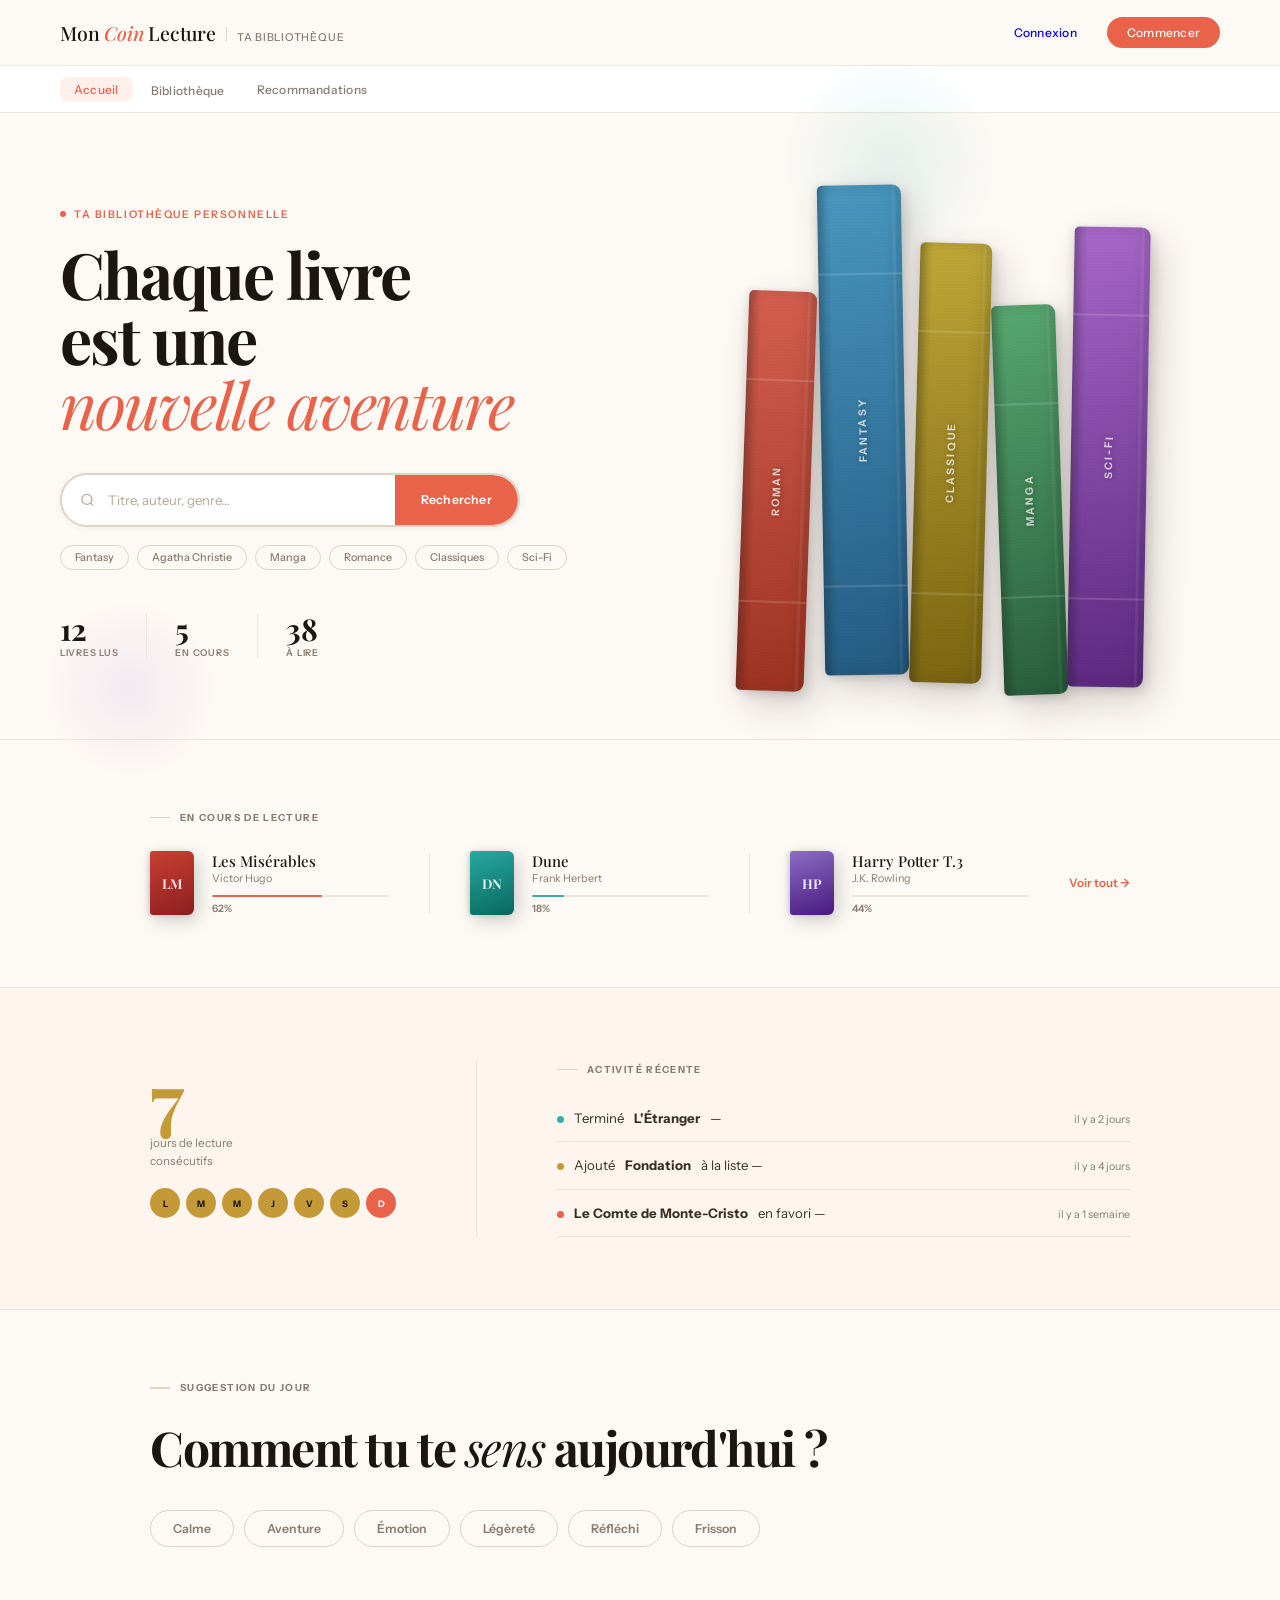
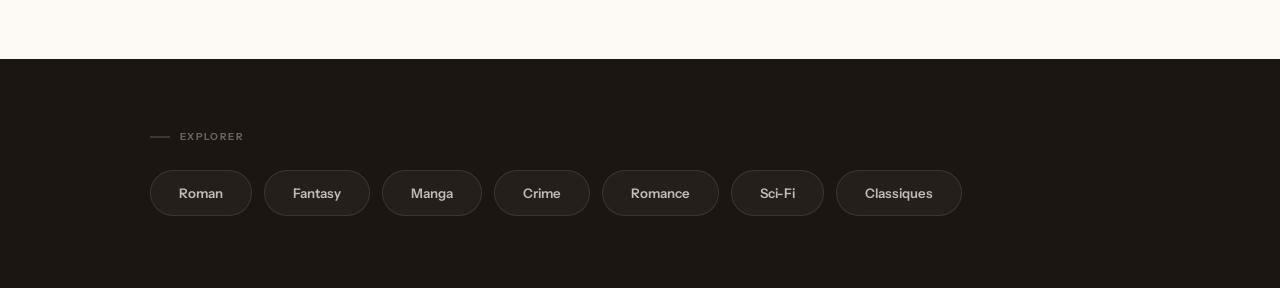
<file: index.html>
<!DOCTYPE html>
<html lang="fr">
<head>
  <meta charset="UTF-8"/>
  <meta name="viewport" content="width=device-width, initial-scale=1.0"/>
  <title>Mon Coin Lecture</title>
  <link rel="preconnect" href="https://fonts.googleapis.com">
  <link href="https://fonts.googleapis.com/css2?family=Playfair+Display:ital,wght@0,400;0,500;0,700;1,400;1,700&family=Instrument+Sans:wght@300;400;500;600&display=swap" rel="stylesheet">
  <style>
    *,*::before,*::after{box-sizing:border-box;margin:0;padding:0}
    :root{
      /* Palette pastel moderne */
      --bg:        #fdf9f5;
      --bg-card:   #ffffff;
      --bg-warm:   #fef5ee;
      --bg-green:  #f0f7f0;
      --bg-blue:   #eef4fb;
      --bg-purple: #f5f0fb;
      --bg-pink:   #fdf0f5;

      --ink:       #1c1612;
      --ink-soft:  #3a2e24;
      --muted:     #8a7b70;
      --muted-lt:  #b8a898;

      --border:    #ede5dc;
      --border-w:  #e0d4c6;

      /* Accents vifs pastels */
      --coral:     #e8634a;
      --coral-lt:  #fff0ec;
      --teal:      #3aada8;
      --teal-lt:   #e8f7f6;
      --sage:      #5a9e6a;
      --sage-lt:   #edf7ef;
      --lavender:  #8b6ec4;
      --lav-lt:    #f2edfb;
      --gold:      #c49a38;
      --gold-lt:   #fdf5e0;
      --blush:     #e06090;
      --blush-lt:  #fdeef5;

      --font-serif:'Playfair Display',Georgia,serif;
      --font-sans:'Instrument Sans',system-ui,sans-serif;
      --radius:14px;
      --radius-lg:20px;
      --shadow-sm:0 1px 6px rgba(28,22,18,0.06);
      --shadow-md:0 4px 24px rgba(28,22,18,0.09);
      --shadow-lg:0 12px 48px rgba(28,22,18,0.13);
    }
    html{font-size:15px;scroll-behavior:smooth}
    body{background:var(--bg);color:var(--ink);font-family:var(--font-sans);-webkit-font-smoothing:antialiased}

    /* ── HEADER ── */
    .site-header{
      position:sticky;top:0;z-index:100;
      background:rgba(253,249,245,0.9);backdrop-filter:blur(16px);
      border-bottom:1px solid var(--border);
      display:flex;align-items:center;justify-content:space-between;
      padding:0 60px;height:66px;
    }
    .logo{display:flex;align-items:baseline;gap:10px}
    .logo-mark{font-family:var(--font-serif);font-size:1.3rem;font-weight:500;color:var(--ink);letter-spacing:-0.01em}
    .logo-mark em{font-style:italic;color:var(--coral)}
    .logo-divider{width:1px;height:14px;background:var(--border-w)}
    .logo-sub{font-size:0.72rem;color:var(--muted);letter-spacing:0.07em;text-transform:uppercase;font-weight:500}
    .header-actions{display:flex;align-items:center;gap:10px}
    .header-btn{font-family:var(--font-sans);font-size:0.8rem;font-weight:500;padding:8px 20px;border-radius:99px;cursor:pointer;letter-spacing:0.02em;transition:all 0.18s;border:none}
    .btn-ghost{background:transparent;color:var(--ink-soft);border:1.5px solid var(--border-w)}
    .btn-ghost:hover{background:var(--bg-warm)}
    .btn-solid{background:var(--coral);color:#fff}
    .btn-solid:hover{background:#d0522e}

    /* ── NAV ── */
    .site-nav{border-bottom:1px solid var(--border);background:var(--bg-card)}
    .nav-inner{max-width:1320px;margin:0 auto;padding:0 60px;display:flex;align-items:center;gap:4px;height:46px}
    .nav-inner a{font-size:0.8rem;font-weight:500;color:var(--muted);text-decoration:none;padding:5px 14px;border-radius:8px;letter-spacing:0.02em;transition:all 0.15s}
    .nav-inner a:hover{color:var(--ink);background:var(--bg-warm)}
    .nav-inner a.active{color:var(--coral);background:var(--coral-lt)}
    .nav-dropdown{position:relative}
    .nav-dropdown-menu{display:none;position:absolute;top:calc(100% + 8px);left:0;background:var(--bg-card);border:1px solid var(--border);border-radius:var(--radius-lg);box-shadow:var(--shadow-lg);padding:22px;width:480px;flex-direction:row;z-index:200}
    .nav-dropdown:hover .nav-dropdown-menu{display:flex}
    .mega-left{flex:1;padding-right:20px;border-right:1px solid var(--border)}
    .mega-badge{display:inline-block;font-size:0.62rem;font-weight:600;letter-spacing:0.1em;text-transform:uppercase;color:var(--coral);background:var(--coral-lt);padding:3px 10px;border-radius:99px;margin-bottom:10px}
    .mega-heading{font-family:var(--font-serif);font-size:1rem;font-weight:500;color:var(--ink);margin-bottom:8px}
    .mega-text{font-size:0.77rem;color:var(--muted);line-height:1.55}
    .mega-links{display:grid;grid-template-columns:1fr 1fr;gap:6px;flex:1.2}
    .mega-card{display:flex;align-items:center;gap:8px;padding:8px 10px;border-radius:10px;text-decoration:none;transition:background 0.15s}
    .mega-card:hover{background:var(--bg-warm)}
    .mega-icon{width:32px;height:32px;border-radius:8px;background:var(--coral-lt);display:flex;align-items:center;justify-content:center;flex-shrink:0;color:var(--coral)}
    .mega-icon svg{width:14px;height:14px}
    .mega-card-title{display:block;font-size:0.8rem;font-weight:600;color:var(--ink)}
    .mega-card-desc{display:block;font-size:0.68rem;color:var(--muted)}

    /* ══════════════════════════════════
       HERO — fond crème, split aéré
    ══════════════════════════════════ */
    .hero{
      max-width:1320px;margin:0 auto;
      padding:72px 60px 64px;
      display:grid;
      grid-template-columns:1fr 1fr;
      gap:60px;
      align-items:center;
      position:relative;
    }

    /* Cercles décoratifs pastel */
    .hero-deco-circle-1{
      position:absolute;top:-60px;right:280px;
      width:220px;height:220px;border-radius:50%;
      background:radial-gradient(circle,rgba(58,173,168,0.12),transparent 70%);
      pointer-events:none;
    }
    .hero-deco-circle-2{
      position:absolute;bottom:-40px;left:40px;
      width:180px;height:180px;border-radius:50%;
      background:radial-gradient(circle,rgba(139,110,196,0.1),transparent 70%);
      pointer-events:none;
    }

    /* GAUCHE */
    .hero-left{position:relative;z-index:1}
    .hero-eyebrow{
      display:inline-flex;align-items:center;gap:8px;
      font-size:0.7rem;font-weight:600;letter-spacing:0.15em;text-transform:uppercase;
      color:var(--coral);margin-bottom:20px;
    }
    .hero-eyebrow-dot{width:6px;height:6px;background:var(--coral);border-radius:50%;animation:pulse 2.5s ease-in-out infinite}
    @keyframes pulse{0%,100%{opacity:1;transform:scale(1)}50%{opacity:0.5;transform:scale(0.75)}}

    .hero-title{
      font-family:var(--font-serif);
      font-size:clamp(2.8rem,5vw,4.8rem);
      font-weight:700;line-height:1.02;
      color:var(--ink);letter-spacing:-0.03em;
      margin-bottom:36px;
    }
    .hero-title em{font-style:italic;font-weight:400;color:var(--coral);display:block}

    /* Search */
    .hero-search{
      display:flex;max-width:460px;margin-bottom:18px;
      border:2px solid var(--border-w);border-radius:99px;
      background:#fff;box-shadow:var(--shadow-sm);
      overflow:hidden;transition:border-color 0.2s,box-shadow 0.2s;
    }
    .hero-search:focus-within{border-color:var(--coral);box-shadow:0 0 0 4px rgba(232,99,74,0.1)}
    .hero-search-wrap{flex:1;position:relative}
    .hero-search-icon{position:absolute;left:18px;top:50%;transform:translateY(-50%);color:var(--muted-lt);pointer-events:none}
    .hero-search-input{width:100%;height:50px;padding:0 16px 0 46px;border:none;background:transparent;font-family:var(--font-sans);font-size:0.88rem;color:var(--ink);outline:none}
    .hero-search-input::placeholder{color:var(--muted-lt)}
    .hero-search-btn{height:50px;padding:0 26px;background:var(--coral);color:#fff;border:none;font-family:var(--font-sans);font-size:0.82rem;font-weight:600;cursor:pointer;transition:background 0.18s;letter-spacing:0.02em;border-radius:0 99px 99px 0}
    .hero-search-btn:hover{background:#d0522e}

    .hero-tags{display:flex;flex-wrap:wrap;gap:8px;margin-bottom:44px}
    .hero-tag{font-size:0.72rem;font-weight:500;padding:5px 14px;border-radius:99px;border:1.5px solid var(--border-w);color:var(--muted);cursor:pointer;transition:all 0.15s;background:transparent}
    .hero-tag:hover{border-color:var(--coral);color:var(--coral);background:var(--coral-lt)}

    .hero-stats{display:flex;gap:0}
    .hero-stat{padding:0 28px 0 0;margin:0 28px 0 0;border-right:1.5px solid var(--border)}
    .hero-stat:last-child{border-right:none;padding:0;margin:0}
    .hero-stat-num{font-family:var(--font-serif);font-size:2rem;font-weight:700;color:var(--ink);line-height:1;margin-bottom:3px}
    .hero-stat-label{font-size:0.62rem;font-weight:600;letter-spacing:0.08em;text-transform:uppercase;color:var(--muted)}

    /* DROITE — livres */
    .hero-right{
      position:relative;z-index:1;
      display:flex;align-items:flex-end;justify-content:center;
      padding-bottom:0;
    }
    .big-books{display:flex;align-items:flex-end;gap:10px}
    .big-book{
      border-radius:5px 9px 9px 5px;
      position:relative;overflow:hidden;flex-shrink:0;
      box-shadow:10px 14px 36px rgba(28,22,18,0.18),5px 5px 10px rgba(28,22,18,0.1),-3px 0 7px rgba(28,22,18,0.08),inset -5px 0 14px rgba(0,0,0,0.14),inset 2px 0 6px rgba(255,255,255,0.08);
      transition:transform 0.4s cubic-bezier(0.34,1.56,0.64,1);
      cursor:default;
    }
    .big-book:hover{transform:translateY(-22px) rotate(-1.5deg) scale(1.03)}
    .big-book::before{content:'';position:absolute;left:0;top:0;bottom:0;width:13px;background:linear-gradient(90deg,rgba(0,0,0,0.28) 0%,rgba(0,0,0,0.08) 60%,transparent);border-radius:5px 0 0 5px;z-index:2}
    .big-book::after{content:'';position:absolute;right:6px;top:0;bottom:0;width:3px;background:rgba(255,255,255,0.07);z-index:2}
    .book-tex{position:absolute;inset:0;background-image:repeating-linear-gradient(0deg,transparent,transparent 2px,rgba(0,0,0,0.018) 2px,rgba(0,0,0,0.018) 3px);z-index:1}
    .book-band{position:absolute;left:0;right:0;height:2px;background:rgba(255,255,255,0.14);z-index:3}
    .book-lbl{writing-mode:vertical-rl;transform:rotate(180deg);position:absolute;inset:0;display:flex;align-items:center;justify-content:center;font-family:var(--font-sans);font-size:0.7rem;font-weight:700;letter-spacing:0.2em;text-transform:uppercase;color:rgba(255,255,255,0.72);text-shadow:0 1px 5px rgba(0,0,0,0.3);padding:24px 0;z-index:4}
    /* Couleurs pastels profondes */
    .bb-1{background:linear-gradient(165deg,#d66050,#9c3220)}
    .bb-2{background:linear-gradient(165deg,#4898c0,#245a82)}
    .bb-3{background:linear-gradient(165deg,#c0a838,#7a6410)}
    .bb-4{background:linear-gradient(165deg,#58a870,#285e3a)}
    .bb-5{background:linear-gradient(165deg,#a868c8,#5c2880)}

    /* ══════════════════════════════════
       SÉPARATEUR DÉCORATIF
    ══════════════════════════════════ */
    .section-divider{
      max-width:1320px;margin:0 auto;padding:0 60px;
      display:flex;align-items:center;gap:16px;
      margin-bottom:0;
    }
    .section-divider-line{flex:1;height:1px;background:var(--border)}
    .section-divider-dot{width:6px;height:6px;border-radius:50%;background:var(--coral);opacity:0.4}

    /* ══════════════════════════════════
       WRAPPER CONTENU — bien centré
    ══════════════════════════════════ */
    .page-content{
      max-width:1320px;margin:0 auto;
      padding:48px 60px 80px;
      display:flex;flex-direction:column;gap:32px;
    }

    /* ── SECTION LABEL ── */
    .section-eyebrow{
      font-size:0.65rem;font-weight:600;letter-spacing:0.14em;
      text-transform:uppercase;color:var(--muted);
      margin-bottom:16px;display:flex;align-items:center;gap:8px;
    }
    .section-eyebrow::before{content:'';width:20px;height:1.5px;background:var(--border-w)}

    /* ══════════════════════════════════
       GRILLE PRINCIPALE 3 COLONNES
    ══════════════════════════════════ */
    .main-grid{
      display:grid;
      grid-template-columns:1fr 1.1fr 0.9fr;
      gap:20px;
      align-items:stretch;
    }

    /* CARD BASE */
    .card{
      background:var(--bg-card);border:1.5px solid var(--border);
      border-radius:var(--radius-lg);padding:24px 26px;
      box-shadow:var(--shadow-sm);
    }
    .card-label{font-size:0.65rem;font-weight:600;letter-spacing:0.1em;text-transform:uppercase;color:var(--muted);margin-bottom:5px}
    .card-title{font-family:var(--font-serif);font-size:1.05rem;font-weight:500;color:var(--ink);margin-bottom:16px}

    /* PROGRESSION */
    .reading-list{display:flex;flex-direction:column;gap:14px}
    .reading-item{display:flex;align-items:center;gap:13px}
    .book-sm{
      width:38px;height:52px;border-radius:3px 6px 6px 3px;flex-shrink:0;
      display:flex;align-items:center;justify-content:center;
      box-shadow:3px 3px 8px rgba(0,0,0,0.15),inset -2px 0 6px rgba(0,0,0,0.12);
      position:relative;overflow:hidden;
    }
    .book-sm::before{content:'';position:absolute;left:0;top:0;bottom:0;width:5px;background:rgba(0,0,0,0.18)}
    .book-sm span{font-family:var(--font-serif);font-size:0.6rem;font-weight:700;color:rgba(255,255,255,0.78);position:relative;z-index:1}
    .bs-coral{background:linear-gradient(145deg,#c84030,#8c1e20)}
    .bs-teal{background:linear-gradient(145deg,#2a9898,#185858)}
    .bs-lav{background:linear-gradient(145deg,#8040b8,#481878)}
    .reading-info{flex:1;min-width:0}
    .reading-title{font-family:var(--font-serif);font-size:0.85rem;font-weight:500;color:var(--ink);white-space:nowrap;overflow:hidden;text-overflow:ellipsis;margin-bottom:2px}
    .reading-author{font-size:0.68rem;color:var(--muted);margin-bottom:7px}
    .pbar{height:4px;background:var(--border);border-radius:99px;overflow:hidden;margin-bottom:3px}
    .pbar-fill{height:100%;border-radius:99px}
    .pbar-coral{background:linear-gradient(90deg,var(--coral),var(--gold))}
    .pbar-teal{background:linear-gradient(90deg,var(--teal),#7ad8d4)}
    .pbar-lav{background:linear-gradient(90deg,var(--lavender),#c0a8e8)}
    .reading-pct{font-size:0.62rem;color:var(--muted-lt);font-weight:500}

    /* GENRE CAROUSEL */
    .genre-card{
      background:var(--ink);
      border-radius:var(--radius-lg);padding:22px 20px 0;overflow:hidden;
      border:1.5px solid var(--ink);box-shadow:var(--shadow-sm);
      display:flex;flex-direction:column;
    }
    .genre-card .card-label{color:rgba(253,249,245,0.4);margin-bottom:4px}
    .genre-card .card-title{color:#fdf9f5;margin-bottom:14px;font-size:1rem}
    .carousel-area{flex:1;display:flex;flex-direction:column;justify-content:flex-end}
    .carousel-vp{overflow:hidden;mask-image:linear-gradient(90deg,transparent 0%,black 5%,black 95%,transparent 100%);-webkit-mask-image:linear-gradient(90deg,transparent 0%,black 5%,black 95%,transparent 100%)}
    .carousel-track{display:flex;align-items:flex-end;gap:4px;padding:6px 4px 0;width:max-content;animation:scrollC 28s linear infinite}
    .carousel-track:hover{animation-play-state:paused}
    @keyframes scrollC{0%{transform:translateX(0)}100%{transform:translateX(-50%)}}
    .cs-book{flex-shrink:0;cursor:pointer;transition:transform 0.22s cubic-bezier(0.34,1.56,0.64,1);transform-origin:bottom center}
    .cs-book:hover{transform:translateY(-10px)}
    .cs-cover{border-radius:2px 5px 5px 2px;display:flex;flex-direction:column;align-items:center;justify-content:center;position:relative;overflow:hidden;box-shadow:4px 5px 12px rgba(0,0,0,0.5),-1px 0 4px rgba(0,0,0,0.3),inset -2px 0 6px rgba(0,0,0,0.2)}
    .cs-cover::before{content:'';position:absolute;left:0;top:0;bottom:0;width:6px;background:rgba(0,0,0,0.3);border-radius:2px 0 0 2px}
    .cs-lbl{font-family:var(--font-sans);font-size:0.44rem;font-weight:700;letter-spacing:0.1em;text-transform:uppercase;color:rgba(255,255,255,0.8);text-align:center;padding:0 4px;line-height:1.3;position:relative;z-index:1;text-shadow:0 1px 3px rgba(0,0,0,0.4)}
    .cs-deco{width:12px;height:1px;background:rgba(255,255,255,0.3);margin-top:4px;position:relative;z-index:1}
    .shelf-plank{height:14px;background:linear-gradient(180deg,#c8a97a 0%,#c8a97a 55%,#a67c52 55%);box-shadow:0 5px 14px rgba(80,40,10,0.4),inset 0 1px 0 rgba(255,255,255,0.25);margin-top:4px}
    /* Couleurs livres carousel — vives */
    .gc-roman{background:linear-gradient(160deg,#d86040,#9c3020)}
    .gc-fantasy{background:linear-gradient(160deg,#4898c0,#1a5882)}
    .gc-manga{background:linear-gradient(160deg,#d8b030,#9a7010)}
    .gc-crime{background:linear-gradient(160deg,#3850b0,#182070)}
    .gc-romance{background:linear-gradient(160deg,#d83870,#900830)}
    .gc-scifi{background:linear-gradient(160deg,#28b8a8,#087060)}
    .gc-classique{background:linear-gradient(160deg,#9860c8,#502080)}
    .gc-vide-a{background:linear-gradient(160deg,#302418,#201408)}
    .gc-vide-b{background:linear-gradient(160deg,#2a2010,#181008)}
    .gc-vide-c{background:linear-gradient(160deg,#261c10,#140c04)}

    /* COL 3 — Streak + Activité */
    .col3{display:flex;flex-direction:column;gap:16px}

    .streak-card{
      background:linear-gradient(135deg,var(--ink) 0%,#2e1a0a 100%);
      border:1.5px solid #3a2010;border-radius:var(--radius-lg);
      padding:22px 24px;color:#fdf9f5;
    }
    .streak-card .card-label{color:rgba(253,249,245,0.4)}
    .streak-title{font-family:var(--font-serif);font-size:1rem;font-weight:500;color:#fdf9f5;margin-bottom:0}
    .streak-display{display:flex;align-items:baseline;gap:8px;margin:14px 0 4px}
    .streak-num{font-family:var(--font-serif);font-size:2.8rem;font-weight:700;color:var(--gold);line-height:1}
    .streak-unit{font-size:0.78rem;color:rgba(253,249,245,0.5);font-weight:500}
    .streak-dots{display:flex;gap:5px;margin-top:12px}
    .streak-day{flex:1;height:26px;border-radius:6px;display:flex;align-items:center;justify-content:center;font-size:0.6rem;font-weight:600;color:rgba(253,249,245,0.25)}
    .streak-day.done{background:var(--gold);color:var(--ink)}
    .streak-day.today{background:var(--coral);color:#fff}

    .activity-card{flex:1}
    .activity-list{display:flex;flex-direction:column;margin-top:10px}
    .activity-item{display:flex;align-items:flex-start;gap:11px;padding:10px 0;border-bottom:1px solid var(--border)}
    .activity-item:last-child{border-bottom:none}
    .act-dot{width:8px;height:8px;border-radius:50%;margin-top:4px;flex-shrink:0}
    .dot-read{background:var(--sage)}
    .dot-want{background:var(--gold)}
    .dot-fav{background:var(--blush)}
    .act-text{font-size:0.78rem;color:var(--ink-soft);line-height:1.4}
    .act-text strong{color:var(--ink);font-weight:600}
    .act-time{font-size:0.65rem;color:var(--muted-lt);margin-top:2px}

    /* ══════════════════════════════════
       MOOD SECTION — pastel card large
    ══════════════════════════════════ */
    .mood-section{
      background:linear-gradient(135deg,var(--bg-purple) 0%,var(--bg-blue) 100%);
      border:1.5px solid #ddd4f0;
      border-radius:var(--radius-lg);
      padding:44px 52px;
      display:grid;
      grid-template-columns:1fr 1fr;
      gap:52px;
      align-items:center;
    }
    /* Déco circles dans la mood section */
    .mood-section{position:relative;overflow:hidden}
    .mood-deco-1{position:absolute;top:-40px;right:-30px;width:180px;height:180px;border-radius:50%;background:radial-gradient(circle,rgba(139,110,196,0.15),transparent 70%);pointer-events:none}
    .mood-deco-2{position:absolute;bottom:-50px;left:200px;width:160px;height:160px;border-radius:50%;background:radial-gradient(circle,rgba(58,173,168,0.12),transparent 70%);pointer-events:none}

    .mood-label{font-size:0.65rem;font-weight:600;letter-spacing:0.14em;text-transform:uppercase;color:var(--lavender);margin-bottom:10px}
    .mood-title{font-family:var(--font-serif);font-size:1.8rem;font-weight:400;color:var(--ink);letter-spacing:-0.025em;line-height:1.2;margin-bottom:8px}
    .mood-title em{font-style:italic;color:var(--lavender)}
    .mood-sub{font-size:0.82rem;color:var(--muted);line-height:1.65}

    .mood-result{
      margin-top:20px;padding:16px 18px;
      background:#fff;border-radius:12px;
      border:1.5px solid #ddd4f0;
      display:none;
    }
    .mood-result.show{display:block;animation:fadeUp 0.3s ease both}
    .mr-label{font-size:0.58rem;font-weight:600;letter-spacing:0.1em;text-transform:uppercase;color:var(--lavender);margin-bottom:6px}
    .mr-title{font-family:var(--font-serif);font-size:1rem;font-weight:500;color:var(--ink);margin-bottom:2px}
    .mr-author{font-size:0.72rem;color:var(--muted);margin-bottom:6px}
    .mr-desc{font-size:0.72rem;color:var(--muted);line-height:1.55}
    .mr-genre{display:inline-block;font-size:0.58rem;font-weight:600;letter-spacing:0.08em;text-transform:uppercase;padding:2px 9px;border-radius:99px;background:var(--lav-lt);color:var(--lavender);border:1px solid #c8b8e8;margin-top:7px}

    .mood-btns{display:grid;grid-template-columns:1fr 1fr 1fr;gap:10px}
    .mood-btn{
      display:flex;flex-direction:column;align-items:center;gap:8px;
      padding:18px 12px;border-radius:14px;
      border:2px solid rgba(139,110,196,0.2);
      background:rgba(255,255,255,0.7);
      cursor:pointer;font-family:var(--font-sans);font-size:0.74rem;font-weight:600;
      color:var(--ink-soft);letter-spacing:0.02em;transition:all 0.2s;
    }
    .mood-btn:hover{border-color:var(--lavender);background:#fff;transform:translateY(-3px);box-shadow:var(--shadow-md);color:var(--lavender)}
    .mood-btn.active{background:var(--lav-lt);border-color:var(--lavender);color:var(--lavender);box-shadow:0 4px 16px rgba(139,110,196,0.2)}
    .mood-icon{width:34px;height:34px;border-radius:50%;background:var(--lav-lt);display:flex;align-items:center;justify-content:center;color:var(--lavender);transition:all 0.2s}
    .mood-icon svg{width:16px;height:16px}
    .mood-btn:hover .mood-icon,.mood-btn.active .mood-icon{background:var(--lavender);color:#fff}

    /* ANIMATIONS */
    @keyframes fadeUp{from{opacity:0;transform:translateY(18px)}to{opacity:1;transform:translateY(0)}}
    .fade-in{opacity:0;transform:translateY(18px);transition:opacity 0.6s ease,transform 0.6s ease}
    .fade-in.visible{opacity:1;transform:translateY(0)}
    .fade-in:nth-child(2){transition-delay:.08s}
    .fade-in:nth-child(3){transition-delay:.16s}

    @media(max-width:1200px){.main-grid{grid-template-columns:1fr 1fr}.mood-section{grid-template-columns:1fr}}
    @media(max-width:900px){.hero{grid-template-columns:1fr;padding:48px 32px}.page-content{padding:36px 32px 60px}.site-header,.nav-inner{padding-inline:32px}.hero-right{min-height:260px}.main-grid{grid-template-columns:1fr}}
  
    /* ══════════════════════════════════════
       SECTIONS ÉDITORIALES — style fluide
    ══════════════════════════════════════ */
    .ed-section{padding:72px 0;border-top:1px solid var(--border)}
    .ed-section-alt{background:var(--bg-warm)}
    .ed-inner{max-width:1100px;margin:0 auto;padding:0 60px}

    /* Overline */
    .ed-overline{font-size:0.65rem;font-weight:700;letter-spacing:0.14em;text-transform:uppercase;color:var(--muted);display:flex;align-items:center;gap:10px;margin-bottom:28px}
    .ed-overline::before{content:'';width:20px;height:1.5px;background:var(--border-w)}

    /* ── Livres en cours ── */
    .ed-reading-row{display:flex;align-items:center;gap:40px;flex-wrap:wrap}
    .ed-book-item{display:flex;align-items:center;gap:18px;text-decoration:none;transition:opacity 0.18s;flex:1;min-width:220px}
    .ed-book-item:hover{opacity:0.72}
    .ed-book-spine{width:44px;height:64px;border-radius:3px 6px 6px 3px;display:flex;align-items:center;justify-content:center;font-family:var(--font-serif);font-size:0.9rem;font-weight:700;color:rgba(255,255,255,0.85);flex-shrink:0;box-shadow:4px 6px 18px rgba(0,0,0,0.18),-2px 0 4px rgba(0,0,0,0.12)}
    .ed-book-meta{flex:1}
    .ed-book-title{font-family:var(--font-serif);font-size:1rem;font-weight:500;color:var(--ink);line-height:1.2;margin-bottom:2px}
    .ed-book-author{font-size:0.72rem;color:var(--muted);margin-bottom:10px}
    .ed-book-bar{height:2px;background:var(--border);border-radius:99px;overflow:hidden;margin-bottom:5px}
    .ed-bar-fill{height:100%;border-radius:99px;transition:width 0.6s ease}
    .ed-book-pct{font-size:0.68rem;font-weight:600;color:var(--muted)}
    .ed-vline{width:1px;height:60px;background:var(--border);flex-shrink:0}
    .ed-see-all{font-size:0.78rem;font-weight:600;color:var(--coral);text-decoration:none;white-space:nowrap;margin-left:auto;transition:gap 0.18s}
    .ed-see-all:hover{text-decoration:underline}

    /* ── Streak + Activité ── */
    .ed-row-split{display:flex;gap:80px;align-items:flex-start}
    .ed-streak{flex-shrink:0}
    .ed-streak-num{font-family:var(--font-serif);font-size:5rem;font-weight:700;color:var(--gold);line-height:1;letter-spacing:-0.04em}
    .ed-streak-label{font-size:0.78rem;color:var(--muted);line-height:1.5;margin-bottom:18px}
    .ed-streak-days{display:flex;gap:6px}
    .sd{width:30px;height:30px;border-radius:50%;display:flex;align-items:center;justify-content:center;font-size:0.6rem;font-weight:700;background:var(--border);color:var(--muted)}
    .sd.done{background:var(--gold);color:var(--ink)}
    .sd.today{background:var(--coral);color:#fff}
    .ed-mid-rule{width:1px;background:var(--border);align-self:stretch;flex-shrink:0}
    .ed-activity{flex:1;padding-top:4px}
    .ed-act-line{display:flex;align-items:baseline;gap:10px;font-size:0.88rem;color:var(--ink-soft);padding:14px 0;border-bottom:1px solid var(--border);line-height:1.4}
    .ed-act-line:first-of-type{padding-top:0;border-top:none}
    .ed-act-dot{width:7px;height:7px;border-radius:50%;flex-shrink:0;margin-top:4px}
    .ed-act-when{font-size:0.72rem;color:var(--muted);margin-left:auto;white-space:nowrap}

    /* ── Humeur ── */
    .ed-mood-section{background:var(--bg)}
    .ed-mood-header{margin-bottom:36px}
    .ed-mood-title{font-family:var(--font-serif);font-size:clamp(2rem,4vw,3.2rem);font-weight:700;color:var(--ink);letter-spacing:-0.03em;line-height:1.1;margin-top:10px}
    .ed-mood-title em{font-style:italic;font-weight:400;color:var(--lav)}
    .ed-mood-pills{display:flex;flex-wrap:wrap;gap:10px;margin-bottom:40px}
    .ed-pill{padding:10px 22px;border-radius:99px;border:1.5px solid var(--border-w);background:transparent;font-family:var(--font-sans);font-size:0.82rem;font-weight:600;color:var(--muted);cursor:pointer;transition:all 0.2s}
    .ed-pill:hover{border-color:var(--lav);color:var(--lav)}
    .ed-pill.on{background:var(--lav);border-color:var(--lav);color:#fff}
    .ed-mood-result{display:none;align-items:flex-start;gap:28px;padding:32px 0;border-top:1px solid var(--border);animation:fadeUp 0.35s ease}
    .ed-mood-result.show{display:flex}
    .ed-mr-book{width:52px;height:76px;border-radius:3px 7px 7px 3px;background:linear-gradient(155deg,var(--lav),#481880);flex-shrink:0;box-shadow:4px 6px 18px rgba(0,0,0,0.15)}
    .ed-mr-genre{font-size:0.65rem;font-weight:700;letter-spacing:0.1em;text-transform:uppercase;color:var(--lav);margin-bottom:6px}
    .ed-mr-title{font-family:var(--font-serif);font-size:1.5rem;font-weight:500;color:var(--ink);letter-spacing:-0.02em;margin-bottom:4px}
    .ed-mr-author{font-size:0.78rem;color:var(--muted);margin-bottom:8px}
    .ed-mr-desc{font-size:0.84rem;color:var(--ink-soft);line-height:1.6;margin-bottom:14px;max-width:480px}
    .ed-mr-link{font-size:0.78rem;font-weight:600;color:var(--coral);text-decoration:none}
    .ed-mr-link:hover{text-decoration:underline}

    /* ── Genres ── */
    .ed-genres-section{background:var(--ink);border-top:none}
    .ed-genres-section .ed-overline{color:rgba(245,240,232,0.35)}
    .ed-genres-section .ed-overline::before{background:rgba(245,240,232,0.15)}
    .ed-genres-scroll{display:flex;flex-wrap:wrap;gap:12px}
    .ed-genre-chip{padding:14px 28px;border-radius:99px;border:1.5px solid rgba(255,255,255,0.1);background:rgba(255,255,255,0.04);font-family:var(--font-sans);font-size:0.88rem;font-weight:600;color:rgba(245,240,232,0.75);text-decoration:none;transition:all 0.2s;position:relative;overflow:hidden}
    .ed-genre-chip::before{content:'';position:absolute;inset:0;background:var(--c);opacity:0;transition:opacity 0.2s;border-radius:99px}
    .ed-genre-chip:hover::before{opacity:0.15}
    .ed-genre-chip:hover{border-color:rgba(255,255,255,0.25);color:#fff;transform:translateY(-2px)}

    @media(max-width:900px){
      .ed-inner{padding:0 28px}
      .ed-reading-row{gap:24px}
      .ed-vline{display:none}
      .ed-row-split{flex-direction:column;gap:40px}
      .ed-mid-rule{display:none}
    }
</style>
</head>
<body>

<!-- HEADER -->
<header class="site-header">
  <div class="logo">
    <span class="logo-mark">Mon <em>Coin</em> Lecture</span>
    <div class="logo-divider"></div>
    <span class="logo-sub">Ta bibliothèque</span>
  </div>
  <div class="header-actions">
    <a href="connexion.html" class="header-btn header-btn-ghost" style="text-decoration:none">Connexion</a>
    <button class="header-btn btn-solid">Commencer</button>
  </div>
</header>

<!-- NAV -->
<nav class="site-nav">
  <div class="nav-inner">
    <a href="index.html" class="active">Accueil</a>
    <div class="nav-dropdown">
      <a href="livres.html">Bibliothèque</a>
      <div class="nav-dropdown-menu">
        <div class="mega-left">
          <div class="mega-badge">Explorer</div>
          <h3 class="mega-heading">Ma bibliothèque</h3>
          <p class="mega-text">Retrouve tous tes livres, organise tes envies de lecture, garde tes favoris.</p>
        </div>
        <div class="mega-links">
          <a href="mes-livres.html" class="mega-card"><span class="mega-icon"><svg viewBox="0 0 24 24" fill="none" stroke="currentColor" stroke-width="1.8"><path d="M4 19.5A2.5 2.5 0 0 1 6.5 17H20"/><path d="M6.5 2H20v20H6.5A2.5 2.5 0 0 1 4 19.5v-15A2.5 2.5 0 0 1 6.5 2z"/></svg></span><span><span class="mega-card-title">Mes livres</span><span class="mega-card-desc">Toute ta bibliothèque</span></span></a>
          <a href="favoris.html" class="mega-card"><span class="mega-icon"><svg viewBox="0 0 24 24" fill="none" stroke="currentColor" stroke-width="1.8"><path d="M20.84 4.61a5.5 5.5 0 0 0-7.78 0L12 5.67l-1.06-1.06a5.5 5.5 0 0 0-7.78 7.78l1.06 1.06L12 21.23l7.78-7.78 1.06-1.06a5.5 5.5 0 0 0 0-7.78z"/></svg></span><span><span class="mega-card-title">Favoris</span><span class="mega-card-desc">Tes livres préférés</span></span></a>
          <a href="a-lire.html" class="mega-card"><span class="mega-icon"><svg viewBox="0 0 24 24" fill="none" stroke="currentColor" stroke-width="1.8"><path d="M12 20h9"/><path d="M16.5 3.5a2.121 2.121 0 0 1 3 3L7 19l-4 1 1-4L16.5 3.5z"/></svg></span><span><span class="mega-card-title">À lire</span><span class="mega-card-desc">Ta liste d'envies</span></span></a>
          <a href="recherche.html" class="mega-card"><span class="mega-icon"><svg viewBox="0 0 24 24" fill="none" stroke="currentColor" stroke-width="1.8"><circle cx="11" cy="11" r="8"/><path d="m21 21-4.35-4.35"/></svg></span><span><span class="mega-card-title">Recherche</span><span class="mega-card-desc">Titre, auteur, genre</span></span></a>
        </div>
      </div>
    </div>
    <a href="recommandations.html">Recommandations</a>
  </div>
</nav>

<!-- HERO -->
<section>
  <div class="hero">
    <div class="hero-deco-circle-1"></div>
    <div class="hero-deco-circle-2"></div>

    <div class="hero-left">
      <div class="hero-eyebrow">
        <div class="hero-eyebrow-dot"></div>
        Ta bibliothèque personnelle
      </div>
      <h1 class="hero-title">
        Chaque livre<br>est une<br><em>nouvelle aventure</em>
      </h1>
      <div class="hero-search">
        <div class="hero-search-wrap">
          <svg class="hero-search-icon" width="15" height="15" viewBox="0 0 24 24" fill="none" stroke="currentColor" stroke-width="2"><circle cx="11" cy="11" r="8"/><path d="m21 21-4.35-4.35"/></svg>
          <input class="hero-search-input" type="text" id="searchInput" placeholder="Titre, auteur, genre…"/>
        </div>
        <button class="hero-search-btn" onclick="doSearch()">Rechercher</button>
      </div>
      <div class="hero-tags">
        <span class="hero-tag" onclick="setSearch('Fantasy')">Fantasy</span>
        <span class="hero-tag" onclick="setSearch('Agatha Christie')">Agatha Christie</span>
        <span class="hero-tag" onclick="setSearch('Manga')">Manga</span>
        <span class="hero-tag" onclick="setSearch('Romance')">Romance</span>
        <span class="hero-tag" onclick="setSearch('Classiques')">Classiques</span>
        <span class="hero-tag" onclick="setSearch('Sci-Fi')">Sci-Fi</span>
      </div>
      <div class="hero-stats">
        <div class="hero-stat"><div class="hero-stat-num">12</div><div class="hero-stat-label">Livres lus</div></div>
        <div class="hero-stat"><div class="hero-stat-num">5</div><div class="hero-stat-label">En cours</div></div>
        <div class="hero-stat"><div class="hero-stat-num">38</div><div class="hero-stat-label">À lire</div></div>
      </div>
    </div>

    <div class="hero-right">
      <div class="big-books">
        <div class="big-book bb-1" style="width:68px;height:66vh;max-height:400px;transform:rotate(2deg) translateY(16px)">
          <div class="book-tex"></div><div class="book-band" style="top:22%"></div><div class="book-band" style="bottom:22%"></div>
          <span class="book-lbl">Roman</span>
        </div>
        <div class="big-book bb-2" style="width:84px;height:80vh;max-height:490px;transform:rotate(-1deg)">
          <div class="book-tex"></div><div class="book-band" style="top:18%"></div><div class="book-band" style="bottom:18%"></div>
          <span class="book-lbl">Fantasy</span>
        </div>
        <div class="big-book bb-3" style="width:72px;height:72vh;max-height:440px;transform:rotate(1.5deg) translateY(8px)">
          <div class="book-tex"></div><div class="book-band" style="top:20%"></div><div class="book-band" style="bottom:20%"></div>
          <span class="book-lbl">Classique</span>
        </div>
        <div class="big-book bb-4" style="width:64px;height:64vh;max-height:390px;transform:rotate(-2deg) translateY(20px)">
          <div class="book-tex"></div><div class="book-band" style="top:25%"></div><div class="book-band" style="bottom:25%"></div>
          <span class="book-lbl">Manga</span>
        </div>
        <div class="big-book bb-5" style="width:76px;height:74vh;max-height:460px;transform:rotate(1deg) translateY(12px)">
          <div class="book-tex"></div><div class="book-band" style="top:19%"></div><div class="book-band" style="bottom:19%"></div>
          <span class="book-lbl">Sci-Fi</span>
        </div>
      </div>
    </div>
  </div>
</section>


<!-- ═══════════════════════════════════════
     SECTION EN COURS — ligne éditoriale
═══════════════════════════════════════ -->
<section class="ed-section">
  <div class="ed-inner">

    <!-- Label flottant -->
    <div class="ed-overline fade-in">En cours de lecture</div>

    <!-- Livres en cours — disposition horizontale aérée -->
    <div class="ed-reading-row fade-in">
      <a href="mes-livres.html" class="ed-book-item">
        <div class="ed-book-spine" style="background:linear-gradient(160deg,#c84030,#8c1e20)">LM</div>
        <div class="ed-book-meta">
          <div class="ed-book-title">Les Misérables</div>
          <div class="ed-book-author">Victor Hugo</div>
          <div class="ed-book-bar"><div class="ed-bar-fill" style="width:62%;background:var(--coral)"></div></div>
          <div class="ed-book-pct">62%</div>
        </div>
      </a>
      <div class="ed-vline"></div>
      <a href="mes-livres.html" class="ed-book-item">
        <div class="ed-book-spine" style="background:linear-gradient(160deg,#28a8a0,#086860)">DN</div>
        <div class="ed-book-meta">
          <div class="ed-book-title">Dune</div>
          <div class="ed-book-author">Frank Herbert</div>
          <div class="ed-book-bar"><div class="ed-bar-fill" style="width:18%;background:var(--teal)"></div></div>
          <div class="ed-book-pct">18%</div>
        </div>
      </a>
      <div class="ed-vline"></div>
      <a href="mes-livres.html" class="ed-book-item">
        <div class="ed-book-spine" style="background:linear-gradient(160deg,#8b6ec4,#481880)">HP</div>
        <div class="ed-book-meta">
          <div class="ed-book-title">Harry Potter T.3</div>
          <div class="ed-book-author">J.K. Rowling</div>
          <div class="ed-book-bar"><div class="ed-bar-fill" style="width:44%;background:var(--lav)"></div></div>
          <div class="ed-book-pct">44%</div>
        </div>
      </a>
      <a href="mes-livres.html" class="ed-see-all">Voir tout →</a>
    </div>

  </div>
</section>

<!-- ═══════════════════════════════════════
     SECTION ACTIVITÉ — typographie seule
═══════════════════════════════════════ -->
<section class="ed-section ed-section-alt">
  <div class="ed-inner ed-row-split">

    <!-- Gauche : streak minimal -->
    <div class="ed-streak fade-in">
      <div class="ed-streak-num">7</div>
      <div class="ed-streak-label">jours de lecture<br>consécutifs</div>
      <div class="ed-streak-days">
        <span class="sd done">L</span><span class="sd done">M</span><span class="sd done">M</span>
        <span class="sd done">J</span><span class="sd done">V</span><span class="sd done">S</span>
        <span class="sd today">D</span>
      </div>
    </div>

    <!-- Séparateur vertical -->
    <div class="ed-mid-rule"></div>

    <!-- Droite : activité récente en texte -->
    <div class="ed-activity fade-in">
      <div class="ed-overline" style="margin-bottom:20px">Activité récente</div>
      <div class="ed-act-line">
        <span class="ed-act-dot" style="background:var(--teal)"></span>
        Terminé <strong>L'Étranger</strong> — <span class="ed-act-when">il y a 2 jours</span>
      </div>
      <div class="ed-act-line">
        <span class="ed-act-dot" style="background:var(--gold)"></span>
        Ajouté <strong>Fondation</strong> à la liste — <span class="ed-act-when">il y a 4 jours</span>
      </div>
      <div class="ed-act-line">
        <span class="ed-act-dot" style="background:var(--coral)"></span>
        <strong>Le Comte de Monte-Cristo</strong> en favori — <span class="ed-act-when">il y a 1 semaine</span>
      </div>
    </div>

  </div>
</section>

<!-- ═══════════════════════════════════════
     SECTION HUMEUR — grande typographie
═══════════════════════════════════════ -->
<section class="ed-section ed-mood-section fade-in">
  <div class="ed-inner">

    <div class="ed-mood-header">
      <div class="ed-overline">Suggestion du jour</div>
      <h2 class="ed-mood-title">Comment tu te <em>sens</em> aujourd'hui ?</h2>
    </div>

    <div class="ed-mood-pills">
      <button class="ed-pill" data-mood="calme">Calme</button>
      <button class="ed-pill" data-mood="aventure">Aventure</button>
      <button class="ed-pill" data-mood="emotion">Émotion</button>
      <button class="ed-pill" data-mood="legerete">Légèreté</button>
      <button class="ed-pill" data-mood="reflexion">Réfléchi</button>
      <button class="ed-pill" data-mood="frisson">Frisson</button>
    </div>

    <!-- Résultat — apparaît au choix -->
    <div class="ed-mood-result" id="moodResult">
      <div class="ed-mr-book" id="mrSpine"></div>
      <div class="ed-mr-text">
        <div class="ed-mr-genre" id="mrGenre"></div>
        <div class="ed-mr-title" id="mrTitle"></div>
        <div class="ed-mr-author" id="mrAuthor"></div>
        <div class="ed-mr-desc" id="mrDesc"></div>
        <a href="recommandations.html" class="ed-mr-link">Voir plus de suggestions →</a>
      </div>
    </div>

  </div>
</section>

<!-- ═══════════════════════════════════════
     SECTION GENRES — défilement horizontal
═══════════════════════════════════════ -->
<section class="ed-section ed-genres-section fade-in">
  <div class="ed-inner">
    <div class="ed-overline">Explorer</div>
    <div class="ed-genres-scroll">
      <a href="recherche.html?q=Roman"     class="ed-genre-chip" style="--c:#c84030">Roman</a>
      <a href="recherche.html?q=Fantasy"   class="ed-genre-chip" style="--c:#3870c0">Fantasy</a>
      <a href="recherche.html?q=Manga"     class="ed-genre-chip" style="--c:#c8a020">Manga</a>
      <a href="recherche.html?q=Crime"     class="ed-genre-chip" style="--c:#283880">Crime</a>
      <a href="recherche.html?q=Romance"   class="ed-genre-chip" style="--c:#c83070">Romance</a>
      <a href="recherche.html?q=Sci-Fi"    class="ed-genre-chip" style="--c:#28a8a0">Sci-Fi</a>
      <a href="recherche.html?q=Classique" class="ed-genre-chip" style="--c:#9060c0">Classiques</a>
    </div>
  </div>
</section>

<script>
function setSearch(v){document.getElementById("searchInput").value=v;document.getElementById("searchInput").focus()}
function doSearch(){const q=document.getElementById("searchInput").value.trim();if(q)window.location.href="recherche.html?q="+encodeURIComponent(q)}
document.getElementById("searchInput").addEventListener("keydown",e=>{if(e.key==="Enter")doSearch()});

const moodBooks={
  calme:{title:"Le Vieil Homme et la Mer",author:"Ernest Hemingway",desc:"Contemplatif, sur la solitude et la persévérance.",genre:"Roman"},
  aventure:{title:"Le Seigneur des Anneaux",author:"J.R.R. Tolkien",desc:"Une épopée grandiose dans un monde fantastique.",genre:"Fantasy"},
  emotion:{title:"Les Fleurs pour Algernon",author:"Daniel Keyes",desc:"Bouleversant, sur l'intelligence et l'amour.",genre:"Sci-Fi"},
  legerete:{title:"Le Petit Prince",author:"A. de Saint-Exupéry",desc:"Une fable douce pleine de sagesse.",genre:"Classique"},
  reflexion:{title:"L'Étranger",author:"Albert Camus",desc:"Court et profond, sur l'absurde.",genre:"Philosophie"},
  frisson:{title:"Shining",author:"Stephen King",desc:"Un huis clos terrifiant dans un hôtel hanté.",genre:"Thriller"}
};

document.querySelectorAll(".ed-pill").forEach(btn=>{
  btn.addEventListener("click",function(){
    document.querySelectorAll(".ed-pill").forEach(b=>b.classList.remove("on"));
    this.classList.add("on");
    const b=moodBooks[this.dataset.mood];if(!b)return;
    document.getElementById("mrTitle").textContent=b.title;
    document.getElementById("mrAuthor").textContent=b.author;
    document.getElementById("mrDesc").textContent=b.desc;
    document.getElementById("mrGenre").textContent=b.genre;
    document.getElementById("moodResult").classList.add("show");
  });
});

const obs=new IntersectionObserver(entries=>{
  entries.forEach(e=>{if(e.isIntersecting){e.target.classList.add('visible');obs.unobserve(e.target)}});
},{threshold:0.06});
document.querySelectorAll('.fade-in').forEach(el=>obs.observe(el));
</script>
</body>
</html>
</file>
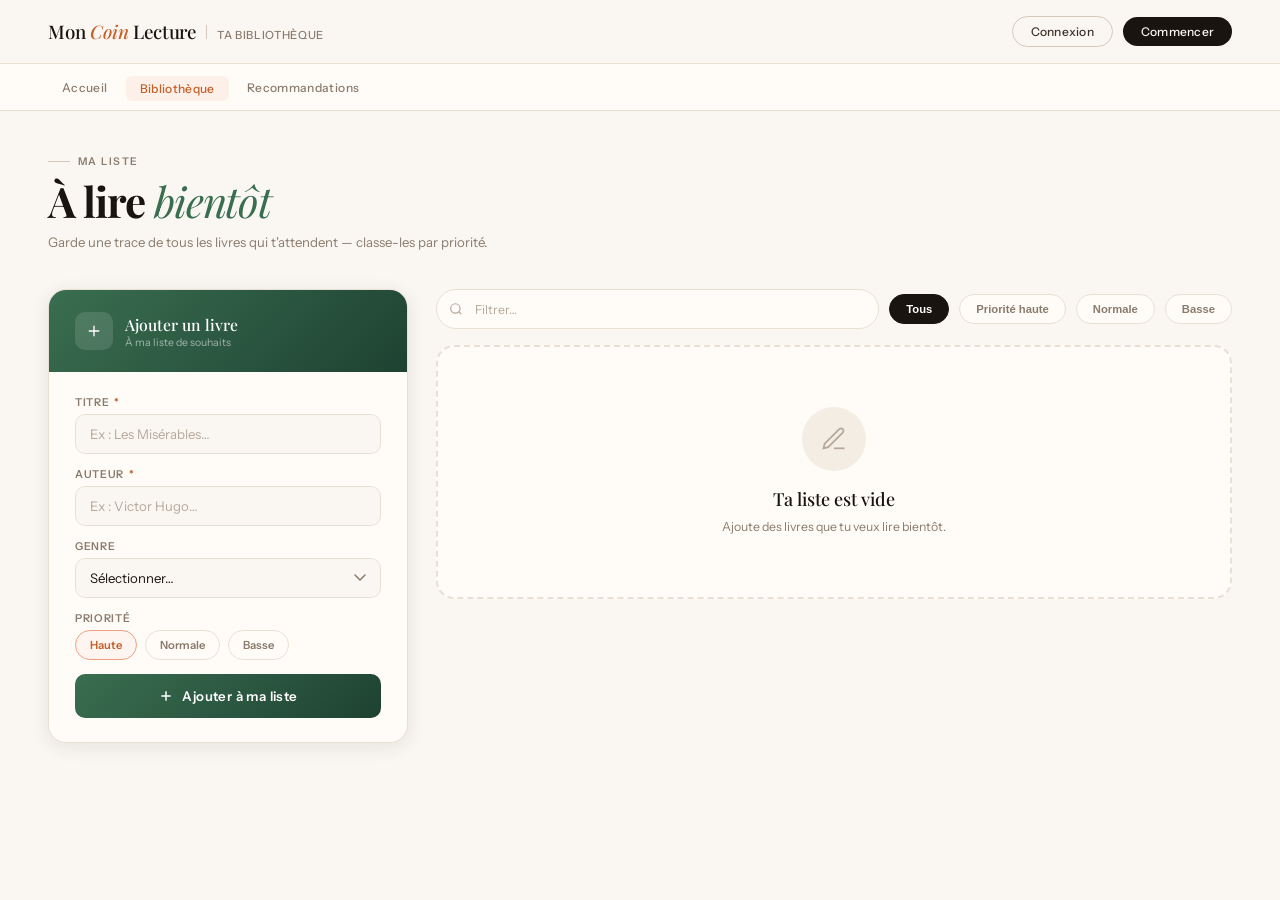
<file: a-lire.html>
<!DOCTYPE html>
<html lang="fr">
<head>
  <meta charset="UTF-8"/><meta name="viewport" content="width=device-width, initial-scale=1.0"/>
  <title>À lire — Mon Coin Lecture</title>
  <link rel="preconnect" href="https://fonts.googleapis.com">
  <link href="https://fonts.googleapis.com/css2?family=Playfair+Display:ital,wght@0,400;0,500;0,700;1,400;1,700&family=Instrument+Sans:wght@300;400;500;600&display=swap" rel="stylesheet">
  <style>
    *,*::before,*::after{box-sizing:border-box;margin:0;padding:0}
    :root{
      --ink:#1a1410;--ink-soft:#3d322a;--muted:#8a7b6e;--muted-light:#b5a89b;
      --bg:#faf7f2;--bg-warm:#f3ede3;--bg-card:#fffcf7;
      --border:#e8e0d4;--border-warm:#d4c8b8;
      --accent:#c4602a;--accent-light:#fdf0e8;--accent-deep:#9e3e14;
      --gold:#b8933f;--sage:#5a9e6a;--sage-light:#edf7ef;
      --lav:#8b6ec4;--lav-light:#f2edfb;
      --font-serif:'Playfair Display',Georgia,serif;
      --font-sans:'Instrument Sans',system-ui,sans-serif;
      --radius:12px;--radius-lg:18px;
      --shadow-sm:0 1px 4px rgba(26,20,16,0.06);
      --shadow-md:0 4px 20px rgba(26,20,16,0.09);
      --shadow-lg:0 12px 48px rgba(26,20,16,0.14);
    }
    html{font-size:15px;scroll-behavior:smooth}
    body{background:var(--bg);color:var(--ink);font-family:var(--font-sans);-webkit-font-smoothing:antialiased;min-height:100vh}
    /* HEADER */
    .site-header{position:sticky;top:0;z-index:100;background:rgba(250,247,242,0.92);backdrop-filter:blur(12px);border-bottom:1px solid var(--border);display:flex;align-items:center;justify-content:space-between;padding:0 48px;height:64px}
    .logo{display:flex;align-items:baseline;gap:10px}
    .logo-mark{font-family:var(--font-serif);font-size:1.25rem;font-weight:500;color:var(--ink);letter-spacing:-0.01em}
    .logo-mark em{font-style:italic;color:var(--accent)}
    .logo-divider{width:1px;height:14px;background:var(--border-warm)}
    .logo-sub{font-size:0.75rem;color:var(--muted);letter-spacing:0.06em;text-transform:uppercase;font-weight:500}
    .header-actions{display:flex;align-items:center;gap:10px}
    .header-btn{font-family:var(--font-sans);font-size:0.8rem;font-weight:500;padding:7px 18px;border-radius:99px;cursor:pointer;letter-spacing:0.02em;transition:all 0.18s;border:none}
    .btn-ghost{background:transparent;color:var(--ink-soft);border:1px solid var(--border-warm)}.btn-ghost:hover{background:var(--bg-warm)}
    .btn-accent{background:var(--ink);color:var(--bg)}.btn-accent:hover{background:var(--ink-soft)}
    /* NAV */
    .site-nav{border-bottom:1px solid var(--border);background:var(--bg-card)}
    .nav-inner{max-width:1400px;margin:0 auto;padding:0 48px;display:flex;align-items:center;gap:4px;height:46px}
    .nav-inner a{font-size:0.8rem;font-weight:500;color:var(--muted);text-decoration:none;padding:5px 14px;border-radius:6px;letter-spacing:0.03em;transition:all 0.15s}
    .nav-inner a:hover{color:var(--ink);background:var(--bg-warm)}
    .nav-inner a.active{color:var(--accent);background:var(--accent-light)}
    .nav-dropdown{position:relative}
    .nav-dropdown-menu{display:none;position:absolute;top:calc(100% + 8px);left:0;background:var(--bg-card);border:1px solid var(--border);border-radius:var(--radius);box-shadow:var(--shadow-lg);padding:20px;width:480px;flex-direction:row;z-index:200}
    .nav-dropdown:hover .nav-dropdown-menu{display:flex}
    .mega-left{flex:1;padding-right:20px;border-right:1px solid var(--border)}
    .mega-badge{display:inline-block;font-size:0.65rem;font-weight:600;letter-spacing:0.1em;text-transform:uppercase;color:var(--accent);background:var(--accent-light);padding:3px 10px;border-radius:99px;margin-bottom:10px}
    .mega-heading{font-family:var(--font-serif);font-size:1rem;font-weight:500;color:var(--ink);margin-bottom:8px}
    .mega-text{font-size:0.78rem;color:var(--muted);line-height:1.55}
    .mega-links{display:grid;grid-template-columns:1fr 1fr;gap:6px;flex:1.2}
    .mega-card{display:flex;align-items:center;gap:8px;padding:8px 10px;border-radius:8px;text-decoration:none;transition:background 0.15s}.mega-card:hover{background:var(--bg-warm)}
    .mega-icon{width:32px;height:32px;border-radius:8px;background:var(--bg-warm);display:flex;align-items:center;justify-content:center;flex-shrink:0;color:var(--accent)}.mega-icon svg{width:15px;height:15px}
    .mega-card-title{display:block;font-size:0.8rem;font-weight:600;color:var(--ink)}.mega-card-desc{display:block;font-size:0.7rem;color:var(--muted)}
    /* PAGE */
    .page-wrap{max-width:1400px;margin:0 auto;padding:44px 48px 80px}
    .page-header{margin-bottom:36px;animation:fadeUp 0.5s ease both}
    .page-eyebrow{font-size:0.7rem;font-weight:600;letter-spacing:0.14em;text-transform:uppercase;color:var(--muted);margin-bottom:10px;display:flex;align-items:center;gap:8px}
    .page-eyebrow::before{content:'';width:22px;height:1.5px;background:var(--border-warm)}
    .page-title{font-family:var(--font-serif);font-size:clamp(2rem,3.5vw,2.8rem);font-weight:700;color:var(--ink);letter-spacing:-0.025em;line-height:1.1;margin-bottom:8px}
    .page-title em{font-style:italic;font-weight:400;color:#3a6e50}
    .page-sub{font-size:0.88rem;color:var(--muted);line-height:1.6}
    /* LAYOUT */
    .main-layout{display:grid;grid-template-columns:360px 1fr;gap:28px;align-items:start;animation:fadeUp 0.5s 0.08s ease both}
    /* FORM CARD */
    .form-card{background:var(--bg-card);border:1.5px solid var(--border);border-radius:var(--radius-lg);overflow:hidden;box-shadow:var(--shadow-md);position:sticky;top:120px}
    .form-head{background:linear-gradient(135deg,#3a6e50,#1e4232);padding:22px 26px;display:flex;align-items:center;gap:12px}
    .form-head-icon{width:38px;height:38px;background:rgba(255,255,255,0.12);border-radius:10px;display:flex;align-items:center;justify-content:center;flex-shrink:0}
    .form-head-icon svg{width:18px;height:18px;color:#fff}
    .form-head-title{font-family:var(--font-serif);font-size:1.05rem;font-weight:500;color:#fff}
    .form-head-sub{font-size:0.7rem;color:rgba(255,255,255,0.55);margin-top:1px}
    .form-body{padding:24px 26px;display:flex;flex-direction:column;gap:14px}
    .form-group{display:flex;flex-direction:column;gap:5px}
    .form-label{font-size:0.72rem;font-weight:600;letter-spacing:0.06em;text-transform:uppercase;color:var(--muted)}
    .form-label span{color:var(--accent);margin-left:2px}
    .form-input,.form-select{width:100%;padding:11px 14px;border:1.5px solid var(--border);border-radius:10px;background:var(--bg);font-family:var(--font-sans);font-size:0.88rem;color:var(--ink);outline:none;transition:border-color 0.18s,box-shadow 0.18s}
    .form-input:focus,.form-select:focus{border-color:#3a6e50;box-shadow:0 0 0 3px rgba(58,110,80,0.1);background:#fff}
    .form-input::placeholder{color:var(--muted-light)}
    .form-select{appearance:none;background-image:url("data:image/svg+xml,%3Csvg xmlns='http://www.w3.org/2000/svg' width='12' height='8' fill='none'%3E%3Cpath d='M1 1l5 5 5-5' stroke='%238a7b6e' stroke-width='1.5' stroke-linecap='round'/%3E%3C/svg%3E");background-repeat:no-repeat;background-position:right 14px center;padding-right:36px;cursor:pointer}
    .priority-pills{display:flex;gap:8px}
    .priority-pill{padding:7px 14px;border-radius:99px;border:1.5px solid var(--border);font-size:0.75rem;font-weight:600;color:var(--muted);cursor:pointer;transition:all 0.15s;background:transparent;font-family:var(--font-sans)}
    .priority-pill:hover{border-color:var(--border-warm);background:var(--bg-warm)}
    .priority-pill.p-haute{background:#fff5f0;border-color:#f0a080;color:var(--accent)}
    .priority-pill.p-normale{background:var(--sage-light);border-color:#8dd49d;color:var(--sage)}
    .priority-pill.p-basse{background:var(--lav-light);border-color:#c0a8e0;color:var(--lav)}
    .btn-add{width:100%;padding:14px;background:linear-gradient(135deg,#3a6e50,#1e4232);color:#fff;border:none;border-radius:10px;font-family:var(--font-sans);font-size:0.88rem;font-weight:600;cursor:pointer;letter-spacing:0.03em;transition:all 0.18s;display:flex;align-items:center;justify-content:center;gap:8px}
    .btn-add:hover{opacity:0.9;transform:translateY(-1px);box-shadow:0 4px 16px rgba(58,110,80,0.3)}
    .btn-add svg{width:16px;height:16px}
    /* LISTE */
    .books-panel{display:flex;flex-direction:column;gap:16px}
    .filter-bar{display:flex;align-items:center;gap:10px;flex-wrap:wrap}
    .filter-search{flex:1;min-width:180px;position:relative}
    .filter-search-icon{position:absolute;left:13px;top:50%;transform:translateY(-50%);color:var(--muted-light);pointer-events:none}
    .filter-search-input{width:100%;height:40px;padding:0 14px 0 38px;border:1.5px solid var(--border);border-radius:99px;background:var(--bg-card);font-family:var(--font-sans);font-size:0.82rem;color:var(--ink);outline:none;transition:border-color 0.18s}
    .filter-search-input:focus{border-color:#3a6e50}.filter-search-input::placeholder{color:var(--muted-light)}
    .filter-pill{padding:8px 16px;border-radius:99px;border:1.5px solid var(--border);font-size:0.75rem;font-weight:600;color:var(--muted);cursor:pointer;transition:all 0.15s;background:var(--bg-card);white-space:nowrap}
    .filter-pill:hover{border-color:var(--border-warm);color:var(--ink)}
    .filter-pill.on{background:var(--ink);border-color:var(--ink);color:#fff}
    /* ITEM LISTE */
    .alire-list{display:flex;flex-direction:column;gap:10px}
    .alire-item{background:var(--bg-card);border:1.5px solid var(--border);border-radius:var(--radius-lg);padding:16px 20px;display:flex;align-items:center;gap:16px;box-shadow:var(--shadow-sm);transition:transform 0.2s,box-shadow 0.2s;position:relative}
    .alire-item:hover{transform:translateX(4px);box-shadow:var(--shadow-md)}
    .alire-spine{width:32px;height:46px;border-radius:3px 5px 5px 3px;flex-shrink:0;display:flex;align-items:center;justify-content:center;position:relative;overflow:hidden;box-shadow:2px 2px 6px rgba(0,0,0,0.15)}
    .alire-spine::before{content:'';position:absolute;left:0;top:0;bottom:0;width:5px;background:rgba(0,0,0,0.2)}
    .alire-spine span{font-family:var(--font-serif);font-size:0.58rem;font-weight:700;color:rgba(255,255,255,0.8);position:relative;z-index:1}
    .alire-info{flex:1;min-width:0}
    .alire-title{font-family:var(--font-serif);font-size:0.92rem;font-weight:500;color:var(--ink);margin-bottom:2px}
    .alire-author{font-size:0.72rem;color:var(--muted);margin-bottom:6px}
    .alire-meta{display:flex;align-items:center;gap:8px;flex-wrap:wrap}
    .alire-genre{font-size:0.62rem;font-weight:600;letter-spacing:0.06em;text-transform:uppercase;padding:2px 8px;border-radius:99px;background:var(--bg-warm);border:1px solid var(--border);color:var(--muted)}
    .alire-priority{font-size:0.62rem;font-weight:700;letter-spacing:0.06em;text-transform:uppercase;padding:2px 8px;border-radius:99px}
    .pri-haute{background:#fff5f0;border:1px solid #f0a080;color:var(--accent)}
    .pri-normale{background:var(--sage-light);border:1px solid #8dd49d;color:var(--sage)}
    .pri-basse{background:var(--lav-light);border:1px solid #c0a8e0;color:var(--lav)}
    .alire-date{font-size:0.65rem;color:var(--muted-light)}
    .alire-actions{display:flex;gap:8px;flex-shrink:0}
    .alire-btn{width:32px;height:32px;border-radius:8px;border:1.5px solid var(--border);background:var(--bg);cursor:pointer;display:flex;align-items:center;justify-content:center;transition:all 0.15s}
    .alire-btn:hover{border-color:var(--border-warm);background:var(--bg-warm)}
    .alire-btn.del:hover{border-color:#f09080;background:#fff5f0}
    .alire-btn svg{width:13px;height:13px;color:var(--muted)}
    .alire-btn.del:hover svg{color:var(--accent)}
    /* Spine colors */
    .sc-roman{background:linear-gradient(145deg,#c84030,#8c1e20)}
    .sc-fantasy{background:linear-gradient(145deg,#3870c0,#1a4080)}
    .sc-manga{background:linear-gradient(145deg,#c8a020,#8a6808)}
    .sc-crime{background:linear-gradient(145deg,#283880,#101840)}
    .sc-romance{background:linear-gradient(145deg,#c83070,#880028)}
    .sc-scifi{background:linear-gradient(145deg,#28a8a0,#086860)}
    .sc-classique{background:linear-gradient(145deg,#9060c0,#481880)}
    .sc-default{background:linear-gradient(145deg,#8a7b6e,#4a3a2e)}
    /* EMPTY */
    .empty-state{text-align:center;padding:60px 32px;background:var(--bg-card);border:2px dashed var(--border);border-radius:var(--radius-lg)}
    .empty-icon{width:64px;height:64px;background:var(--bg-warm);border-radius:50%;display:flex;align-items:center;justify-content:center;margin:0 auto 16px}
    .empty-icon svg{width:28px;height:28px;color:var(--muted-light)}
    .empty-title{font-family:var(--font-serif);font-size:1.2rem;font-weight:500;color:var(--ink);margin-bottom:6px}
    .empty-sub{font-size:0.82rem;color:var(--muted);line-height:1.6}
    /* TOAST */
    .toast{position:fixed;bottom:28px;left:50%;transform:translateX(-50%) translateY(80px);background:var(--ink);color:#f5f0e8;padding:12px 22px;border-radius:99px;font-size:0.82rem;font-weight:500;box-shadow:var(--shadow-lg);z-index:999;transition:transform 0.3s cubic-bezier(0.34,1.56,0.64,1),opacity 0.3s;opacity:0;white-space:nowrap;display:flex;align-items:center;gap:8px}
    .toast.show{transform:translateX(-50%) translateY(0);opacity:1}
    .toast svg{width:14px;height:14px}
    @keyframes fadeUp{from{opacity:0;transform:translateY(16px)}to{opacity:1;transform:translateY(0)}}
    @media(max-width:1100px){.main-layout{grid-template-columns:1fr}.form-card{position:static}}
    @media(max-width:768px){.page-wrap{padding:32px 24px 60px}.site-header,.nav-inner{padding-inline:24px}}
  </style>
</head>
<body>
<header class="site-header">
  <div class="logo"><span class="logo-mark">Mon <em>Coin</em> Lecture</span><div class="logo-divider"></div><span class="logo-sub">Ta bibliothèque</span></div>
  <div class="header-actions"><a href="connexion.html" class="header-btn btn-ghost" style="text-decoration:none">Connexion</a><a href="inscrire.html" class="header-btn btn-accent" style="text-decoration:none">Commencer</a></div>
</header>
<nav class="site-nav">
  <div class="nav-inner">
    <a href="index.html">Accueil</a>
    <div class="nav-dropdown">
      <a href="livres.html" class="active">Bibliothèque</a>
      <div class="nav-dropdown-menu">
        <div class="mega-left"><div class="mega-badge">Explorer</div><h3 class="mega-heading">Ma bibliothèque</h3><p class="mega-text">Retrouve tous tes livres, organise tes envies de lecture, garde tes favoris.</p></div>
        <div class="mega-links">
          <a href="mes-livres.html" class="mega-card"><span class="mega-icon"><svg viewBox="0 0 24 24" fill="none" stroke="currentColor" stroke-width="1.8"><path d="M4 19.5A2.5 2.5 0 0 1 6.5 17H20"/><path d="M6.5 2H20v20H6.5A2.5 2.5 0 0 1 4 19.5v-15A2.5 2.5 0 0 1 6.5 2z"/></svg></span><span><span class="mega-card-title">Mes livres</span><span class="mega-card-desc">Toute ta bibliothèque</span></span></a>
          <a href="favoris.html" class="mega-card"><span class="mega-icon"><svg viewBox="0 0 24 24" fill="none" stroke="currentColor" stroke-width="1.8"><path d="M20.84 4.61a5.5 5.5 0 0 0-7.78 0L12 5.67l-1.06-1.06a5.5 5.5 0 0 0-7.78 7.78l1.06 1.06L12 21.23l7.78-7.78 1.06-1.06a5.5 5.5 0 0 0 0-7.78z"/></svg></span><span><span class="mega-card-title">Favoris</span><span class="mega-card-desc">Tes livres préférés</span></span></a>
          <a href="a-lire.html" class="mega-card" style="background:var(--bg-warm)"><span class="mega-icon" style="background:#edf7ef;color:#3a6e50"><svg viewBox="0 0 24 24" fill="none" stroke="currentColor" stroke-width="1.8"><path d="M12 20h9"/><path d="M16.5 3.5a2.121 2.121 0 0 1 3 3L7 19l-4 1 1-4L16.5 3.5z"/></svg></span><span><span class="mega-card-title">À lire</span><span class="mega-card-desc">Ta liste d'envies</span></span></a>
          <a href="recherche.html" class="mega-card"><span class="mega-icon"><svg viewBox="0 0 24 24" fill="none" stroke="currentColor" stroke-width="1.8"><circle cx="11" cy="11" r="8"/><path d="m21 21-4.35-4.35"/></svg></span><span><span class="mega-card-title">Recherche</span><span class="mega-card-desc">Titre, auteur, genre</span></span></a>
        </div>
      </div>
    </div>
    <a href="recommandations.html">Recommandations</a>
  </div>
</nav>

<div class="page-wrap">
  <div class="page-header">
    <div class="page-eyebrow">Ma liste</div>
    <h1 class="page-title">À lire <em>bientôt</em></h1>
    <p class="page-sub">Garde une trace de tous les livres qui t'attendent — classe-les par priorité.</p>
  </div>

  <div class="main-layout">
    <!-- FORMULAIRE -->
    <div class="form-card">
      <div class="form-head">
        <div class="form-head-icon"><svg viewBox="0 0 24 24" fill="none" stroke="currentColor" stroke-width="1.8"><path d="M12 5v14M5 12h14"/></svg></div>
        <div><div class="form-head-title">Ajouter un livre</div><div class="form-head-sub">À ma liste de souhaits</div></div>
      </div>
      <div class="form-body">
        <div class="form-group"><label class="form-label">Titre <span>*</span></label><input class="form-input" id="inputTitre" type="text" placeholder="Ex : Les Misérables…"/></div>
        <div class="form-group"><label class="form-label">Auteur <span>*</span></label><input class="form-input" id="inputAuteur" type="text" placeholder="Ex : Victor Hugo…"/></div>
        <div class="form-group"><label class="form-label">Genre</label>
          <select class="form-select" id="inputGenre">
            <option value="">Sélectionner…</option>
            <option value="roman">Roman</option><option value="fantasy">Fantasy</option>
            <option value="manga">Manga</option><option value="crime">Crime</option>
            <option value="romance">Romance</option><option value="scifi">Sci-Fi</option>
            <option value="classique">Classique</option>
          </select>
        </div>
        <div class="form-group"><label class="form-label">Priorité</label>
          <div class="priority-pills" id="prioGroup">
            <button class="priority-pill p-haute" data-v="haute" onclick="setPrio(this,'haute')">Haute</button>
            <button class="priority-pill" data-v="normale" onclick="setPrio(this,'normale')">Normale</button>
            <button class="priority-pill" data-v="basse" onclick="setPrio(this,'basse')">Basse</button>
          </div>
        </div>
        <button class="btn-add" onclick="addBook()">
          <svg viewBox="0 0 24 24" fill="none" stroke="currentColor" stroke-width="2.2"><path d="M12 5v14M5 12h14"/></svg>
          Ajouter à ma liste
        </button>
      </div>
    </div>

    <!-- LISTE -->
    <div class="books-panel">
      <div class="filter-bar">
        <div class="filter-search">
          <svg class="filter-search-icon" width="14" height="14" viewBox="0 0 24 24" fill="none" stroke="currentColor" stroke-width="2"><circle cx="11" cy="11" r="8"/><path d="m21 21-4.35-4.35"/></svg>
          <input class="filter-search-input" id="filterInput" type="text" placeholder="Filtrer…" oninput="render()"/>
        </div>
        <button class="filter-pill on" data-f="tous" onclick="setFilter(this,'tous')">Tous</button>
        <button class="filter-pill" data-f="haute" onclick="setFilter(this,'haute')">Priorité haute</button>
        <button class="filter-pill" data-f="normale" onclick="setFilter(this,'normale')">Normale</button>
        <button class="filter-pill" data-f="basse" onclick="setFilter(this,'basse')">Basse</button>
      </div>
      <div class="alire-list" id="alireList"></div>
    </div>
  </div>
</div>

<div class="toast" id="toast"><svg viewBox="0 0 24 24" fill="none" stroke="currentColor" stroke-width="2.2"><path d="M20 6L9 17l-5-5"/></svg><span id="toastMsg"></span></div>

<script>
let books = JSON.parse(localStorage.getItem('mcl_alire') || '[]');
let currentPrio = 'haute', currentFilter = 'tous';
const genreColors = {roman:'sc-roman',fantasy:'sc-fantasy',manga:'sc-manga',crime:'sc-crime',romance:'sc-romance',scifi:'sc-scifi',classique:'sc-classique','':`sc-default`};
const genreNames = {roman:'Roman',fantasy:'Fantasy',manga:'Manga',crime:'Crime',romance:'Romance',scifi:'Sci-Fi',classique:'Classique'};
const prioNames = {haute:'Haute',normale:'Normale',basse:'Basse'};

function setPrio(el, v) {
  document.querySelectorAll('.priority-pill').forEach(p => p.className = 'priority-pill');
  el.classList.add(`p-${v}`); currentPrio = v;
}
function setFilter(el, f) {
  document.querySelectorAll('.filter-pill').forEach(p => p.classList.remove('on'));
  el.classList.add('on'); currentFilter = f; render();
}
function addBook() {
  const t = document.getElementById('inputTitre').value.trim();
  const a = document.getElementById('inputAuteur').value.trim();
  if (!t || !a) { showToast('Titre et auteur obligatoires !'); return; }
  books.unshift({id:Date.now(),titre:t,auteur:a,genre:document.getElementById('inputGenre').value,priorite:currentPrio,date:new Date().toLocaleDateString('fr-FR')});
  save(); render(); resetForm(); showToast('Ajouté à ta liste !');
}
function removeBook(id) { books = books.filter(b=>b.id!==id); save(); render(); showToast('Retiré de la liste.'); }
function moveToMesLivres(id) {
  const b = books.find(b=>b.id===id);
  if (b) {
    const ml = JSON.parse(localStorage.getItem('mcl_books') || '[]');
    ml.unshift({...b, statut:'alire', note:0, commentaire:'', progression:null});
    localStorage.setItem('mcl_books', JSON.stringify(ml));
    removeBook(id); showToast('Déplacé vers Mes livres !');
  }
}
function resetForm() {
  document.getElementById('inputTitre').value = '';
  document.getElementById('inputAuteur').value = '';
  document.getElementById('inputGenre').value = '';
  setPrio(document.querySelector('[data-v="haute"]'), 'haute');
}
function render() {
  const list = document.getElementById('alireList');
  const q = document.getElementById('filterInput').value.toLowerCase();
  let filtered = books.filter(b => {
    const mf = currentFilter === 'tous' || b.priorite === currentFilter;
    const ms = !q || b.titre.toLowerCase().includes(q) || b.auteur.toLowerCase().includes(q);
    return mf && ms;
  });
  if (!filtered.length) {
    list.innerHTML = `<div class="empty-state"><div class="empty-icon"><svg viewBox="0 0 24 24" fill="none" stroke="currentColor" stroke-width="1.5"><path d="M12 20h9"/><path d="M16.5 3.5a2.121 2.121 0 0 1 3 3L7 19l-4 1 1-4L16.5 3.5z"/></svg></div><div class="empty-title">${books.length ? 'Aucun résultat' : 'Ta liste est vide'}</div><div class="empty-sub">Ajoute des livres que tu veux lire bientôt.</div></div>`;
    return;
  }
  list.innerHTML = filtered.map(b => `
    <div class="alire-item">
      <div class="alire-spine ${genreColors[b.genre]||'sc-default'}"><span>${b.titre.slice(0,2).toUpperCase()}</span></div>
      <div class="alire-info">
        <div class="alire-title">${b.titre}</div>
        <div class="alire-author">${b.auteur}</div>
        <div class="alire-meta">
          ${b.genre?`<span class="alire-genre">${genreNames[b.genre]||''}</span>`:''}
          <span class="alire-priority pri-${b.priorite}">${prioNames[b.priorite]}</span>
          <span class="alire-date">Ajouté le ${b.date}</span>
        </div>
      </div>
      <div class="alire-actions">
        <button class="alire-btn" onclick="moveToMesLivres(${b.id})" title="Déplacer vers Mes livres">
          <svg viewBox="0 0 24 24" fill="none" stroke="currentColor" stroke-width="2"><path d="M4 19.5A2.5 2.5 0 0 1 6.5 17H20"/><path d="M6.5 2H20v20H6.5A2.5 2.5 0 0 1 4 19.5v-15A2.5 2.5 0 0 1 6.5 2z"/></svg>
        </button>
        <button class="alire-btn del" onclick="removeBook(${b.id})" title="Retirer">
          <svg viewBox="0 0 24 24" fill="none" stroke="currentColor" stroke-width="2"><path d="M18 6L6 18M6 6l12 12"/></svg>
        </button>
      </div>
    </div>`).join('');
}
function save() { localStorage.setItem('mcl_alire', JSON.stringify(books)); }
function showToast(msg) {
  const t = document.getElementById('toast'); document.getElementById('toastMsg').textContent = msg;
  t.classList.add('show'); setTimeout(()=>t.classList.remove('show'), 2600);
}
render();
</script>
</body>
</html>
</file>
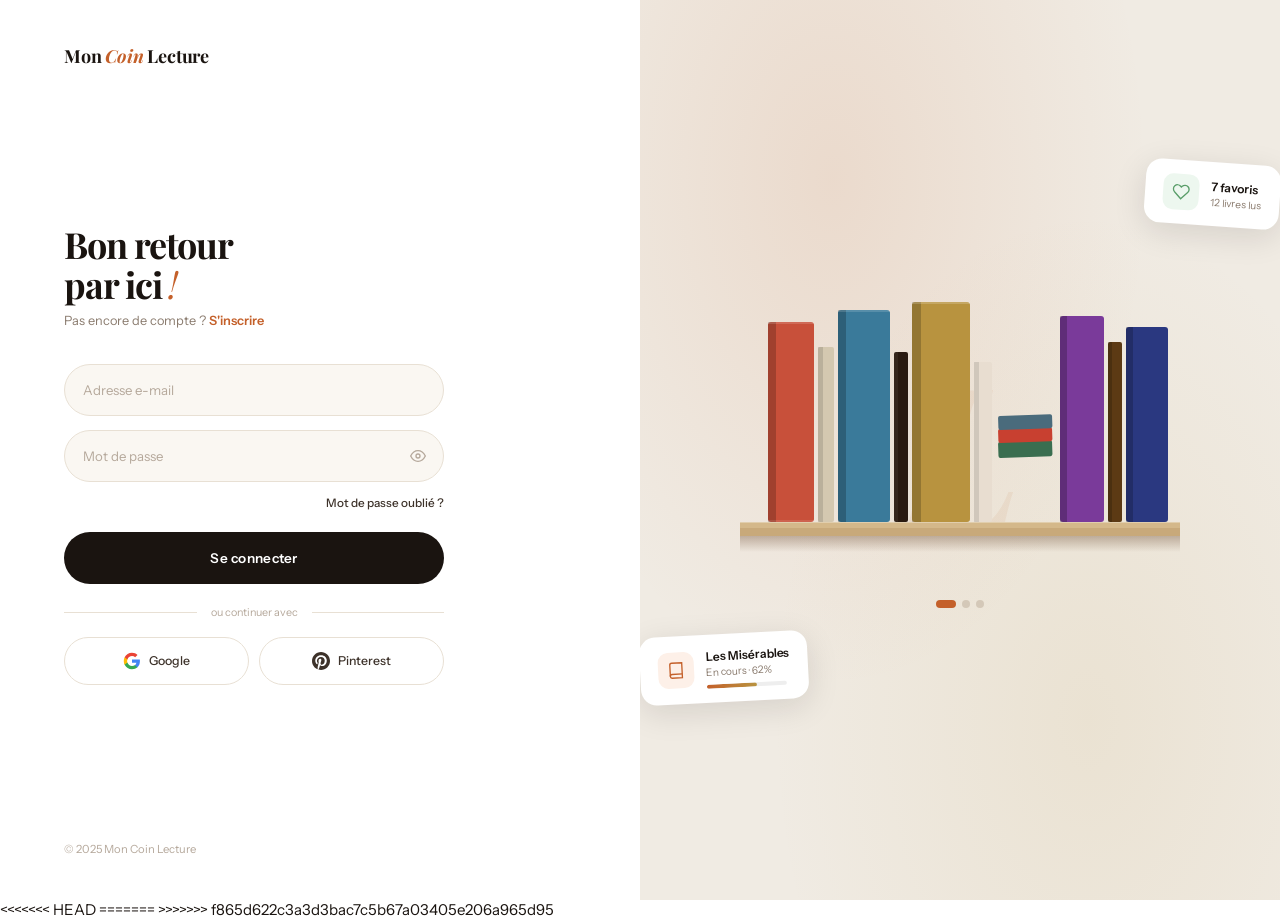
<file: connexion.html>
<!DOCTYPE html>
<html lang="fr">
<head>
  <meta charset="UTF-8"/><meta name="viewport" content="width=device-width, initial-scale=1.0"/>
  <title>Connexion — Mon Coin Lecture</title>
  <link rel="preconnect" href="https://fonts.googleapis.com">
  <link href="https://fonts.googleapis.com/css2?family=Playfair+Display:ital,wght@0,400;0,700;1,400&family=Instrument+Sans:wght@300;400;500;600&display=swap" rel="stylesheet">
  <style>
    *,*::before,*::after{box-sizing:border-box;margin:0;padding:0}
    :root{
      --ink:#1a1410;--ink-soft:#3d322a;--muted:#8a7b6e;--muted-light:#b5a89b;
      --bg:#faf7f2;--bg-warm:#f3ede3;--bg-card:#fff;
      --border:#e8e0d4;--border-warm:#d4c8b8;
      --accent:#c4602a;--accent-light:#fdf0e8;--accent-deep:#9e3e14;
      --gold:#b8933f;
      --font-serif:'Playfair Display',Georgia,serif;
      --font-sans:'Instrument Sans',system-ui,sans-serif;
    }
    html{font-size:15px}
    body{
      background:var(--bg-card);color:var(--ink);
      font-family:var(--font-sans);-webkit-font-smoothing:antialiased;
      min-height:100vh;display:grid;grid-template-columns:1fr 1fr;
    }

    /* ── GAUCHE — formulaire ── */
    .left{
      display:flex;flex-direction:column;justify-content:space-between;
      padding:44px 64px;min-height:100vh;
    }
    .logo-mark{font-family:var(--font-serif);font-size:1.2rem;font-weight:700;color:var(--ink);letter-spacing:-0.01em}
    .logo-mark em{font-style:italic;color:var(--accent)}

    .form-area{flex:1;display:flex;flex-direction:column;justify-content:center;max-width:380px;width:100%}

    .form-title{
      font-family:var(--font-serif);
      font-size:2.4rem;font-weight:700;
      color:var(--ink);letter-spacing:-0.03em;line-height:1.1;
      margin-bottom:8px;
    }
    .form-title em{font-style:italic;font-weight:400;color:var(--accent)}
    .form-sub{font-size:0.85rem;color:var(--muted);margin-bottom:36px}
    .form-sub a{color:var(--accent);text-decoration:none;font-weight:600}

    /* Champs */
    .field{margin-bottom:14px;position:relative}
    .field input{
      width:100%;height:52px;
      padding:0 48px 0 18px;
      border:1.5px solid var(--border);border-radius:99px;
      background:var(--bg);font-family:var(--font-sans);
      font-size:0.88rem;color:var(--ink);outline:none;
      transition:border-color 0.18s,box-shadow 0.18s;
    }
    .field input:focus{border-color:var(--accent);box-shadow:0 0 0 3px rgba(196,96,42,0.1);background:#fff}
    .field input::placeholder{color:var(--muted-light)}
    .field-icon{position:absolute;right:18px;top:50%;transform:translateY(-50%);color:var(--muted-light);cursor:pointer;background:none;border:none;padding:0;display:flex}
    .field-icon svg{width:16px;height:16px}

    .forgot{text-align:right;font-size:0.78rem;color:var(--muted);margin-bottom:22px}
    .forgot a{color:var(--ink-soft);text-decoration:none;font-weight:500}
    .forgot a:hover{color:var(--accent)}

    .btn-main{
      width:100%;height:52px;border:none;border-radius:99px;
      background:var(--ink);color:#fff;
      font-family:var(--font-sans);font-size:0.9rem;font-weight:600;
      cursor:pointer;letter-spacing:0.02em;
      transition:background 0.18s,transform 0.15s,box-shadow 0.18s;
      margin-bottom:22px;
    }
    .btn-main:hover{background:var(--ink-soft);transform:translateY(-1px);box-shadow:0 4px 16px rgba(26,20,16,0.2)}

    .divider{display:flex;align-items:center;gap:14px;margin-bottom:18px}
    .divider-line{flex:1;height:1px;background:var(--border)}
    .divider-text{font-size:0.72rem;color:var(--muted-light)}

    /* Boutons sociaux */
    .socials{display:flex;gap:10px;margin-bottom:0}
    .btn-social{
      flex:1;height:48px;border:1.5px solid var(--border);border-radius:99px;
      background:#fff;cursor:pointer;display:flex;align-items:center;justify-content:center;gap:8px;
      font-family:var(--font-sans);font-size:0.82rem;font-weight:500;color:var(--ink-soft);
      transition:border-color 0.15s,background 0.15s;
    }
    .btn-social:hover{border-color:var(--border-warm);background:var(--bg)}
    .btn-social svg{width:18px;height:18px;flex-shrink:0}

    /* Erreur */
    .error-msg{display:none;background:#fff5f0;border:1.5px solid #f0a080;border-radius:12px;padding:10px 14px;font-size:0.8rem;color:var(--accent);margin-bottom:14px}
    .error-msg.show{display:block}

    .left-footer{font-size:0.75rem;color:var(--muted-light)}

    /* ── DROITE — déco ── */
    .right{
      background:#f0ebe3;
      display:flex;flex-direction:column;align-items:center;justify-content:center;
      padding:60px 48px;position:relative;overflow:hidden;
    }

    /* Fond dégradé déco */
    .right::before{
      content:'';position:absolute;inset:0;
      background:
        radial-gradient(ellipse at 30% 20%, rgba(196,96,42,0.12) 0%, transparent 50%),
        radial-gradient(ellipse at 70% 80%, rgba(184,147,63,0.1) 0%, transparent 50%);
      pointer-events:none;
    }

    /* Illustration centrale */
    .deco-center{position:relative;z-index:1;text-align:center;width:100%}

    /* Grande initiale décorative */
    .deco-letter{
      font-family:var(--font-serif);
      font-size:clamp(8rem,16vw,14rem);
      font-weight:700;font-style:italic;
      color:rgba(196,96,42,0.08);
      line-height:1;
      position:absolute;top:50%;left:50%;
      transform:translate(-50%,-50%);
      user-select:none;pointer-events:none;
      white-space:nowrap;
    }

    /* Étagère SVG */
    .deco-shelf{width:100%;max-width:440px;margin:0 auto;position:relative;z-index:2}

    /* Carte flottante style widget */
    .float-card{
      position:absolute;z-index:3;
      background:#fff;border-radius:16px;
      padding:14px 18px;
      box-shadow:0 8px 32px rgba(26,20,16,0.12);
      display:flex;align-items:center;gap:12px;
    }
    .float-card-1{bottom:22%;left:0;transform:rotate(-3deg)}
    .float-card-2{top:18%;right:0;transform:rotate(4deg)}

    .fc-icon{width:36px;height:36px;border-radius:10px;display:flex;align-items:center;justify-content:center;flex-shrink:0}
    .fc-icon svg{width:18px;height:18px}
    .fc-text{display:flex;flex-direction:column;gap:2px}
    .fc-title{font-size:0.8rem;font-weight:600;color:var(--ink)}
    .fc-sub{font-size:0.68rem;color:var(--muted)}

    /* Barre de progression mini */
    .fc-bar{height:4px;background:#eee;border-radius:99px;overflow:hidden;margin-top:4px;width:80px}
    .fc-bar-fill{height:100%;border-radius:99px;background:linear-gradient(90deg,var(--accent),var(--gold))}

    /* Dots pagination style */
    .deco-dots{display:flex;gap:6px;justify-content:center;margin-top:24px;position:relative;z-index:2}
    .deco-dot{width:8px;height:8px;border-radius:50%;background:var(--border-warm)}
    .deco-dot.on{width:20px;border-radius:99px;background:var(--accent)}

    /* Texte bas déco */
    .deco-caption{
      margin-top:20px;font-size:0.82rem;color:var(--muted);
      text-align:center;position:relative;z-index:2;
      line-height:1.55;max-width:280px;
    }
    .deco-caption strong{color:var(--ink-soft);font-weight:600}

    @keyframes fadeUp{from{opacity:0;transform:translateY(14px)}to{opacity:1;transform:translateY(0)}}
    .left{animation:fadeUp 0.5s ease both}

    @media(max-width:860px){body{grid-template-columns:1fr;grid-template-rows:1fr}.right{display:none}.left{padding:44px 36px}}
  </style>
</head>
<body>

<!-- GAUCHE -->
<div class="left">
  <div class="logo-mark">Mon <em>Coin</em> Lecture</div>

  <div class="form-area">
    <div class="form-title">Bon retour<br>par ici <em>!</em></div>
    <div class="form-sub">Pas encore de compte ? <a href="inscrire.html">S'inscrire</a></div>

    <div class="error-msg" id="errMsg"></div>

    <div class="field">
      <input type="email" id="emailInput" placeholder="Adresse e-mail" autocomplete="email"/>
    </div>
    <div class="field">
      <input type="password" id="pwdInput" placeholder="Mot de passe" autocomplete="current-password"/>
      <button class="field-icon" onclick="togglePwd()" type="button" id="eyeBtn">
        <svg id="eyeIco" viewBox="0 0 24 24" fill="none" stroke="currentColor" stroke-width="2"><path d="M1 12s4-8 11-8 11 8 11 8-4 8-11 8-11-8-11-8z"/><circle cx="12" cy="12" r="3"/></svg>
      </button>
    </div>

    <div class="forgot"><a href="#">Mot de passe oublié ?</a></div>

    <button class="btn-main" onclick="handleLogin()">Se connecter</button>

    <div class="divider"><div class="divider-line"></div><span class="divider-text">ou continuer avec</span><div class="divider-line"></div></div>

    <div class="socials">
      <button class="btn-social">
        <svg viewBox="0 0 24 24"><path fill="#4285F4" d="M22.56 12.25c0-.78-.07-1.53-.2-2.25H12v4.26h5.92c-.26 1.37-1.04 2.53-2.21 3.31v2.77h3.57c2.08-1.92 3.28-4.74 3.28-8.09z"/><path fill="#34A853" d="M12 23c2.97 0 5.46-.98 7.28-2.66l-3.57-2.77c-.98.66-2.23 1.06-3.71 1.06-2.86 0-5.29-1.93-6.16-4.53H2.18v2.84C3.99 20.53 7.7 23 12 23z"/><path fill="#FBBC05" d="M5.84 14.09c-.22-.66-.35-1.36-.35-2.09s.13-1.43.35-2.09V7.07H2.18C1.43 8.55 1 10.22 1 12s.43 3.45 1.18 4.93l3.66-2.84z"/><path fill="#EA4335" d="M12 5.38c1.62 0 3.06.56 4.21 1.64l3.15-3.15C17.45 2.09 14.97 1 12 1 7.7 1 3.99 3.47 2.18 7.07l3.66 2.84c.87-2.6 3.3-4.53 6.16-4.53z"/></svg>
        Google
      </button>
      <button class="btn-social">
        <svg viewBox="0 0 24 24" fill="currentColor"><path d="M12.017 0C5.396 0 .029 5.367.029 11.987c0 5.079 3.158 9.417 7.618 11.162-.105-.949-.2-2.405.042-3.441.218-.937 1.407-5.965 1.407-5.965s-.359-.719-.359-1.782c0-1.668.967-2.914 2.171-2.914 1.023 0 1.518.769 1.518 1.69 0 1.029-.655 2.568-.994 3.995-.283 1.194.599 2.169 1.777 2.169 2.133 0 3.772-2.249 3.772-5.495 0-2.873-2.064-4.882-5.012-4.882-3.414 0-5.418 2.561-5.418 5.207 0 1.031.397 2.138.893 2.738a.36.36 0 0 1 .083.345l-.333 1.36c-.053.22-.174.267-.402.161-1.499-.698-2.436-2.889-2.436-4.649 0-3.785 2.75-7.262 7.929-7.262 4.163 0 7.398 2.967 7.398 6.931 0 4.136-2.607 7.464-6.227 7.464-1.216 0-2.359-.632-2.75-1.378l-.748 2.853c-.271 1.043-1.002 2.35-1.492 3.146C9.57 23.812 10.763 24 12.017 24c6.624 0 11.99-5.367 11.99-11.988C24.007 5.367 18.641.001 12.017.001z"/></svg>
        Pinterest
      </button>
    </div>
  </div>

  <div class="left-footer">© 2025 Mon Coin Lecture</div>
</div>

<!-- DROITE -->
<div class="right">
  <div class="deco-letter">L</div>

  <!-- Widget flottant 1 — En cours -->
  <div class="float-card float-card-1">
    <div class="fc-icon" style="background:#fdf0e8">
      <svg viewBox="0 0 24 24" fill="none" stroke="#c4602a" stroke-width="1.8"><path d="M4 19.5A2.5 2.5 0 0 1 6.5 17H20"/><path d="M6.5 2H20v20H6.5A2.5 2.5 0 0 1 4 19.5v-15A2.5 2.5 0 0 1 6.5 2z"/></svg>
    </div>
    <div class="fc-text">
      <div class="fc-title">Les Misérables</div>
      <div class="fc-sub">En cours · 62%</div>
      <div class="fc-bar"><div class="fc-bar-fill" style="width:62%"></div></div>
    </div>
  </div>

  <!-- Illustration étagère SVG -->
  <div class="deco-shelf">
    <svg viewBox="0 0 440 280" xmlns="http://www.w3.org/2000/svg" style="width:100%;height:auto">
      <!-- Fond mur -->
      <rect width="440" height="260" fill="transparent"/>

      <!-- Livre 1 -->
      <rect x="28" y="30" width="46" height="200" rx="3" fill="#c8503a"/>
      <rect x="28" y="30" width="8" height="200" fill="rgba(0,0,0,0.2)"/>
      <rect x="28" y="30" width="46" height="2" fill="rgba(255,255,255,0.15)"/>
      <rect x="28" y="228" width="46" height="2" fill="rgba(255,255,255,0.1)"/>

      <!-- Livre 2 mince -->
      <rect x="78" y="55" width="16" height="175" rx="2" fill="#d4c8b0"/>
      <rect x="78" y="55" width="5" height="175" fill="rgba(0,0,0,0.12)"/>

      <!-- Livre 3 -->
      <rect x="98" y="18" width="52" height="212" rx="3" fill="#3a7a9a"/>
      <rect x="98" y="18" width="8" height="212" fill="rgba(0,0,0,0.22)"/>
      <rect x="98" y="18" width="52" height="2" fill="rgba(255,255,255,0.15)"/>

      <!-- Livre 4 mince -->
      <rect x="154" y="60" width="14" height="170" rx="2" fill="#2a1a10"/>
      <rect x="154" y="60" width="4" height="170" fill="rgba(255,255,255,0.05)"/>

      <!-- Livre 5 grand -->
      <rect x="172" y="10" width="58" height="220" rx="3" fill="#b8933f"/>
      <rect x="172" y="10" width="9" height="220" fill="rgba(0,0,0,0.2)"/>
      <rect x="172" y="10" width="58" height="2" fill="rgba(255,255,255,0.18)"/>

      <!-- Livre 6 petit -->
      <rect x="234" y="70" width="18" height="160" rx="2" fill="#e8ddd0"/>
      <rect x="234" y="70" width="5" height="160" fill="rgba(0,0,0,0.1)"/>

      <!-- Livre 7 incliné légèrement — pile -->
      <rect x="258" y="150" width="54" height="16" rx="2" fill="#3a6e50" transform="rotate(-2 258 150)"/>
      <rect x="258" y="137" width="54" height="14" rx="2" fill="#c84030" transform="rotate(-2 258 137)"/>
      <rect x="258" y="124" width="54" height="14" rx="2" fill="#4a6b7c" transform="rotate(-2 258 124)"/>

      <!-- Livre 8 -->
      <rect x="320" y="24" width="44" height="206" rx="3" fill="#7a3a9a"/>
      <rect x="320" y="24" width="7" height="206" fill="rgba(0,0,0,0.22)"/>

      <!-- Livre 9 mince -->
      <rect x="368" y="50" width="14" height="180" rx="2" fill="#5c3a14"/>
      <rect x="368" y="50" width="4" height="180" fill="rgba(0,0,0,0.18)"/>

      <!-- Livre 10 -->
      <rect x="386" y="35" width="42" height="195" rx="3" fill="#2a3880"/>
      <rect x="386" y="35" width="7" height="195" fill="rgba(0,0,0,0.2)"/>

      <!-- PLANCHE -->
      <rect x="0" y="230" width="440" height="14" fill="#c8a97a"/>
      <rect x="0" y="230" width="440" height="6" fill="#d4b88a"/>
      <rect x="0" y="230" width="440" height="1" fill="rgba(255,255,255,0.3)"/>
      <rect x="0" y="244" width="440" height="16" fill="url(#shelfShadow)"/>
      <defs>
        <linearGradient id="shelfShadow" x1="0" y1="0" x2="0" y2="1">
          <stop offset="0%" stop-color="rgba(80,40,10,0.3)"/>
          <stop offset="100%" stop-color="rgba(80,40,10,0)"/>
        </linearGradient>
      </defs>
    </svg>
  </div>

  <!-- Widget flottant 2 — Stats -->
  <div class="float-card float-card-2">
    <div class="fc-icon" style="background:#edf7ef">
      <svg viewBox="0 0 24 24" fill="none" stroke="#5a9e6a" stroke-width="1.8"><path d="M20.84 4.61a5.5 5.5 0 0 0-7.78 0L12 5.67l-1.06-1.06a5.5 5.5 0 0 0-7.78 7.78l1.06 1.06L12 21.23l7.78-7.78 1.06-1.06a5.5 5.5 0 0 0 0-7.78z"/></svg>
    </div>
    <div class="fc-text">
      <div class="fc-title">7 favoris</div>
      <div class="fc-sub">12 livres lus</div>
    </div>
  </div>

  <div class="deco-dots">
    <div class="deco-dot on"></div>
    <div class="deco-dot"></div>
    <div class="deco-dot"></div>
  </div>
</div>

<script>
function togglePwd() {
  const i = document.getElementById('pwdInput');
  const ico = document.getElementById('eyeIco');
  const show = i.type === 'password';
  i.type = show ? 'text' : 'password';
  ico.innerHTML = show
    ? '<path d="M17.94 17.94A10.07 10.07 0 0 1 12 20c-7 0-11-8-11-8a18.45 18.45 0 0 1 5.06-5.94M9.9 4.24A9.12 9.12 0 0 1 12 4c7 0 11 8 11 8a18.5 18.5 0 0 1-2.16 3.19m-6.72-1.07a3 3 0 1 1-4.24-4.24"/><line x1="1" y1="1" x2="23" y2="23"/>'
    : '<path d="M1 12s4-8 11-8 11 8 11 8-4 8-11 8-11-8-11-8z"/><circle cx="12" cy="12" r="3"/>';
}
function handleLogin() {
  const email = document.getElementById('emailInput').value.trim();
  const pwd   = document.getElementById('pwdInput').value;
  const err   = document.getElementById('errMsg');
  err.classList.remove('show');
  if (!email || !pwd) { err.textContent = 'Merci de remplir tous les champs.'; err.classList.add('show'); return; }
  const users = JSON.parse(localStorage.getItem('mcl_users') || '[]');
  const user  = users.find(u => u.email === email && u.password === pwd);
  if (user || users.length === 0) {
    localStorage.setItem('mcl_session', JSON.stringify({email, name: user?.name || email.split('@')[0]}));
    window.location.href = 'index.html';
  } else {
    err.textContent = 'Email ou mot de passe incorrect.'; err.classList.add('show');
  }
}
document.addEventListener('keydown', e => { if (e.key === 'Enter') handleLogin(); });
</script>
</body>
<<<<<<< HEAD
</html>
=======
</html>
>>>>>>> f865d622c3a3d3bac7c5b67a03405e206a965d95
</file>
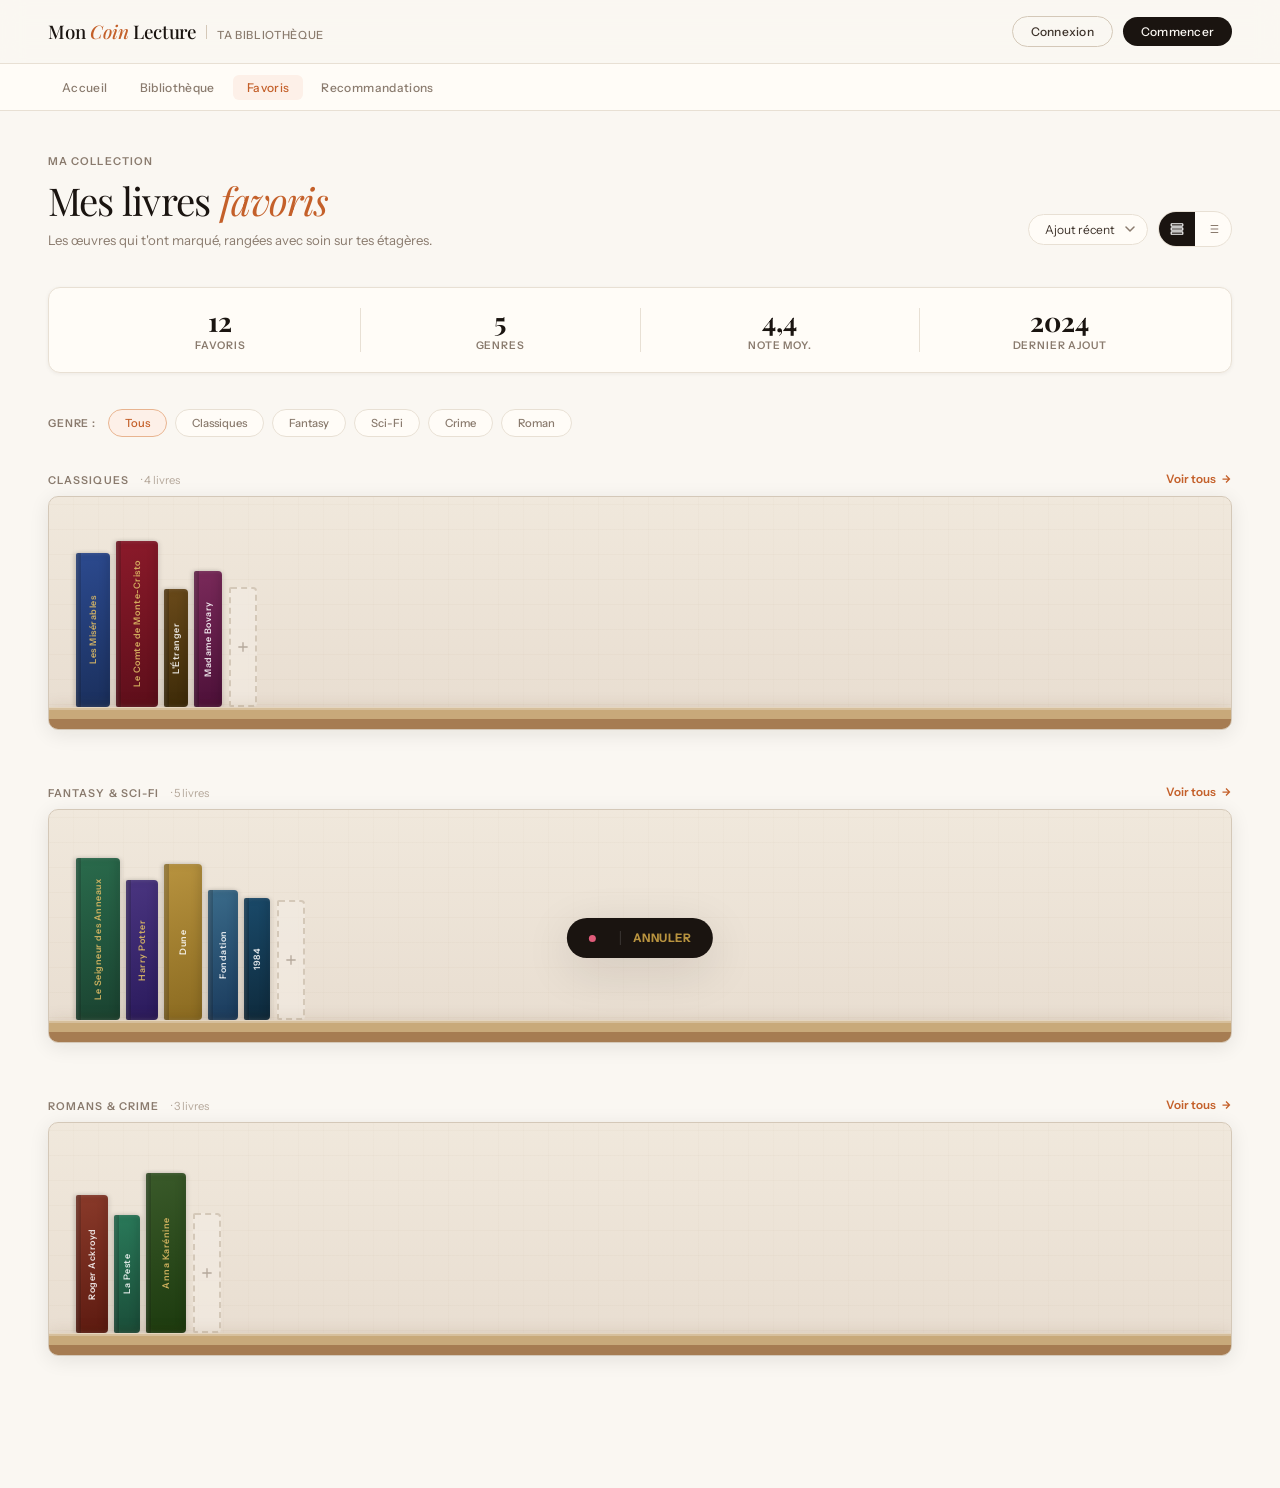
<file: favoris.html>
<!DOCTYPE html>
<html lang="fr">
<head>
  <meta charset="UTF-8" />
  <meta name="viewport" content="width=device-width, initial-scale=1.0" />
  <title>Mes Favoris — Mon Coin Lecture</title>
  <link rel="preconnect" href="https://fonts.googleapis.com">
  <link href="https://fonts.googleapis.com/css2?family=Playfair+Display:ital,wght@0,400;0,500;0,700;1,400;1,700&family=Instrument+Sans:wght@300;400;500;600&display=swap" rel="stylesheet">
  <style>
    *, *::before, *::after { box-sizing: border-box; margin: 0; padding: 0; }
    :root {
      --ink:#1a1410; --ink-soft:#3d322a; --muted:#8a7b6e; --muted-light:#b5a89b;
      --bg:#faf7f2; --bg-warm:#f3ede3; --bg-card:#fffcf7;
      --border:#e8e0d4; --border-warm:#d4c8b8;
      --accent:#c4602a; --accent-light:#fdf0e8; --accent-deep:#9e3e14;
      --gold:#b8933f;
      --love:#e05c7a; --love-light:#fff0f3;
      --font-serif:'Playfair Display',Georgia,serif;
      --font-sans:'Instrument Sans',system-ui,sans-serif;
      --radius:12px;
      --shadow-sm:0 1px 4px rgba(26,20,16,0.06);
      --shadow-md:0 4px 20px rgba(26,20,16,0.09);
      --shadow-lg:0 12px 48px rgba(26,20,16,0.12);
      --shelf-top:#c8a97a; --shelf-face:#a67c52;
    }
    html { font-size:15px; }
    body { background:var(--bg); color:var(--ink); font-family:var(--font-sans); -webkit-font-smoothing:antialiased; min-height:100vh; }

    /* HEADER */
    .site-header { position:sticky; top:0; z-index:100; background:rgba(250,247,242,0.88); backdrop-filter:blur(12px); border-bottom:1px solid var(--border); display:flex; align-items:center; justify-content:space-between; padding:0 48px; height:64px; }
    .logo { display:flex; align-items:baseline; gap:10px; }
    .logo-mark { font-family:var(--font-serif); font-size:1.25rem; font-weight:500; color:var(--ink); letter-spacing:-0.01em; }
    .logo-mark em { font-style:italic; color:var(--accent); }
    .logo-divider { width:1px; height:14px; background:var(--border-warm); }
    .logo-sub { font-size:0.75rem; color:var(--muted); letter-spacing:0.06em; text-transform:uppercase; font-weight:500; }
    .header-actions { display:flex; align-items:center; gap:10px; }
    .header-btn { font-family:var(--font-sans); font-size:0.8rem; font-weight:500; padding:7px 18px; border-radius:99px; cursor:pointer; letter-spacing:0.02em; transition:all 0.18s; border:none; }
    .header-btn-ghost { background:transparent; color:var(--ink-soft); border:1px solid var(--border-warm); }
    .header-btn-ghost:hover { background:var(--bg-warm); }
    .header-btn-accent { background:var(--ink); color:var(--bg); }
    .header-btn-accent:hover { background:var(--ink-soft); }

    /* NAV */
    .site-nav { border-bottom:1px solid var(--border); background:var(--bg-card); }
    .nav-inner { max-width:1400px; margin:0 auto; padding:0 48px; display:flex; align-items:center; gap:4px; height:46px; }
    .nav-inner a { font-size:0.8rem; font-weight:500; color:var(--muted); text-decoration:none; padding:5px 14px; border-radius:6px; letter-spacing:0.03em; transition:all 0.15s; }
    .nav-inner a:hover { color:var(--ink); background:var(--bg-warm); }
    .nav-inner a.active { color:var(--accent); background:var(--accent-light); }

    /* PAGE */
    .page-wrap { max-width:1400px; margin:0 auto; padding:44px 48px 80px; }
    .page-header { display:flex; align-items:flex-end; justify-content:space-between; margin-bottom:36px; animation:fadeUp 0.5s ease both; }
    .page-eyebrow { font-size:0.72rem; font-weight:600; letter-spacing:0.1em; text-transform:uppercase; color:var(--muted); margin-bottom:10px; }
    .page-title { font-family:var(--font-serif); font-size:clamp(2rem,3vw,2.6rem); font-weight:400; color:var(--ink); letter-spacing:-0.02em; line-height:1.15; }
    .page-title em { font-style:italic; color:var(--accent); }
    .page-subtitle { font-size:0.88rem; color:var(--muted); margin-top:8px; line-height:1.6; }
    .page-header-right { display:flex; align-items:center; gap:10px; padding-bottom:4px; }
    .sort-select { font-family:var(--font-sans); font-size:0.8rem; color:var(--ink-soft); border:1.5px solid var(--border); border-radius:99px; padding:7px 32px 7px 16px; background:var(--bg-card); cursor:pointer; outline:none; appearance:none; background-image:url("data:image/svg+xml,%3Csvg xmlns='http://www.w3.org/2000/svg' width='10' height='6' fill='none'%3E%3Cpath d='M1 1l4 4 4-4' stroke='%238a7b6e' stroke-width='1.5' stroke-linecap='round' stroke-linejoin='round'/%3E%3C/svg%3E"); background-repeat:no-repeat; background-position:right 12px center; }
    .view-toggle { display:flex; border:1.5px solid var(--border); border-radius:99px; overflow:hidden; background:var(--bg-card); }
    .view-btn { width:36px; height:34px; display:flex; align-items:center; justify-content:center; border:none; background:transparent; cursor:pointer; color:var(--muted); transition:all 0.15s; }
    .view-btn.active { background:var(--ink); color:#fff; }
    .view-btn svg { width:14px; height:14px; }

    /* STATS */
    .stats-row { display:flex; background:var(--bg-card); border:1px solid var(--border); border-radius:var(--radius); padding:20px 32px; margin-bottom:36px; box-shadow:var(--shadow-sm); animation:fadeUp 0.5s 0.07s ease both; }
    .stat-item { flex:1; text-align:center; padding:0 20px; border-right:1px solid var(--border); }
    .stat-item:last-child { border-right:none; }
    .stat-num { font-family:var(--font-serif); font-size:1.8rem; font-weight:700; color:var(--ink); line-height:1; margin-bottom:4px; transition:all 0.3s; }
    .stat-label { font-size:0.7rem; font-weight:600; letter-spacing:0.08em; text-transform:uppercase; color:var(--muted); }

    /* FILTERS */
    .filter-row { display:flex; align-items:center; gap:8px; margin-bottom:32px; flex-wrap:wrap; animation:fadeUp 0.5s 0.1s ease both; }
    .filter-label { font-size:0.72rem; font-weight:600; letter-spacing:0.08em; text-transform:uppercase; color:var(--muted); margin-right:4px; }
    .filter-pill { font-family:var(--font-sans); font-size:0.75rem; font-weight:500; padding:6px 16px; border-radius:99px; border:1.5px solid var(--border); background:var(--bg-card); color:var(--muted); cursor:pointer; transition:all 0.15s; }
    .filter-pill:hover { border-color:var(--border-warm); background:var(--bg-warm); color:var(--ink-soft); }
    .filter-pill.active { background:var(--accent-light); border-color:#e8b490; color:var(--accent); }

    /* SHELF SECTION */
    .shelf-section { margin-bottom:52px; animation:fadeUp 0.5s ease both; }
    .shelf-section:nth-child(1){animation-delay:0.14s} .shelf-section:nth-child(2){animation-delay:0.22s} .shelf-section:nth-child(3){animation-delay:0.30s}
    .shelf-header { display:flex; align-items:center; justify-content:space-between; margin-bottom:8px; }
    .shelf-label { font-size:0.72rem; font-weight:600; letter-spacing:0.1em; text-transform:uppercase; color:var(--muted); }
    .shelf-count { font-size:0.75rem; color:var(--muted-light); margin-left:10px; }
    .shelf-link { font-size:0.78rem; font-weight:600; color:var(--accent); text-decoration:none; display:flex; align-items:center; gap:4px; transition:opacity 0.15s; }
    .shelf-link:hover { opacity:0.7; }
    .shelf-container { position:relative; border-radius:10px; overflow:hidden; padding:20px 0 0; background:linear-gradient(180deg,#f0e8dc,#e8ddd0); box-shadow:var(--shadow-md); border:1px solid var(--border-warm); }
    .shelf-container::before { content:''; position:absolute; inset:0; background-image:repeating-linear-gradient(0deg,transparent,transparent 24px,rgba(180,160,130,0.06) 24px,rgba(180,160,130,0.06) 25px),repeating-linear-gradient(90deg,transparent,transparent 24px,rgba(180,160,130,0.04) 24px,rgba(180,160,130,0.04) 25px); pointer-events:none; z-index:0; }
    .books-row { display:flex; align-items:flex-end; padding:0 24px; min-height:190px; position:relative; z-index:1; flex-wrap:wrap; gap:0; }
    .shelf-plank { height:22px; background:linear-gradient(180deg,var(--shelf-top) 0%,var(--shelf-top) 55%,var(--shelf-face) 55%); box-shadow:0 6px 20px rgba(100,60,20,0.25),inset 0 1px 0 rgba(255,255,255,0.35); position:relative; z-index:2; }
    .shelf-plank::before { content:''; position:absolute; left:0; right:0; top:0; height:3px; background:rgba(255,255,255,0.25); }

    /* BOOK ITEM */
    .book-item { display:flex; flex-direction:column; align-items:center; cursor:default; position:relative; padding:0 3px; transition:transform 0.28s cubic-bezier(0.34,1.56,0.64,1); transform-origin:bottom center; }
    .book-item:hover { transform:translateY(-18px); z-index:10; }
    .book-item:hover .book-tooltip { opacity:1; transform:translateX(-50%) translateY(0); pointer-events:auto; }
    .book-item:hover .book-remove-btn { opacity:1; transform:scale(1); }

    /* REMOVE BUTTON — petit X rouge sur le coin du livre */
    .book-remove-btn {
      position:absolute; top:-8px; right:-4px;
      width:24px; height:24px;
      background:var(--love);
      border:2.5px solid var(--bg);
      border-radius:50%;
      display:flex; align-items:center; justify-content:center;
      opacity:0; transform:scale(0.5);
      transition:opacity 0.2s, transform 0.25s cubic-bezier(0.34,1.56,0.64,1);
      z-index:20; cursor:pointer;
      box-shadow:0 2px 10px rgba(224,92,122,0.45);
    }
    .book-remove-btn:hover { background:#c0304e; transform:scale(1.2) !important; }
    .book-remove-btn svg { width:10px; height:10px; color:#fff; }

    /* BOOK SPINE */
    .book-spine { border-radius:2px 4px 4px 2px; position:relative; box-shadow:-2px 0 4px rgba(0,0,0,0.15),2px 0 4px rgba(0,0,0,0.08),inset -3px 0 8px rgba(0,0,0,0.12),inset 2px 0 4px rgba(255,255,255,0.18); overflow:hidden; flex-shrink:0; }
    .book-spine::before { content:''; position:absolute; left:0; top:0; bottom:0; width:5px; background:rgba(0,0,0,0.18); }
    .book-spine-title { writing-mode:vertical-rl; text-orientation:mixed; transform:rotate(180deg); position:absolute; inset:0; display:flex; align-items:center; justify-content:center; font-size:0.6rem; font-weight:600; letter-spacing:0.06em; padding:8px 4px; text-align:center; line-height:1.2; }

    /* TOOLTIP */
    .book-tooltip { position:absolute; bottom:calc(100% + 18px); left:50%; transform:translateX(-50%) translateY(8px); background:var(--ink); border-radius:12px; padding:14px 16px; min-width:170px; max-width:200px; pointer-events:none; opacity:0; transition:all 0.22s ease; z-index:30; box-shadow:var(--shadow-lg); }
    .book-tooltip::after { content:''; position:absolute; top:100%; left:50%; transform:translateX(-50%); border:7px solid transparent; border-top-color:var(--ink); }
    .tt-title { font-family:var(--font-serif); font-size:0.88rem; font-weight:500; color:#f5f0e8; margin-bottom:3px; line-height:1.3; }
    .tt-author { font-size:0.72rem; color:var(--muted-light); margin-bottom:10px; }
    .tt-genre { display:inline-block; font-size:0.62rem; font-weight:600; letter-spacing:0.08em; text-transform:uppercase; padding:3px 9px; border-radius:99px; background:rgba(196,96,42,0.25); color:#e8a070; }
    .tt-stars { display:flex; gap:2px; margin-top:10px; }
    .tt-star { width:10px; height:10px; color:var(--gold); }
    .tt-hint { font-size:0.64rem; color:rgba(224,92,122,0.75); margin-top:9px; display:flex; align-items:center; gap:4px; line-height:1.3; }
    .tt-hint svg { width:9px; height:9px; flex-shrink:0; }

    /* BOOK COLORS */
    .bc-1{background:linear-gradient(160deg,#2c4a8f,#1a2f5c)} .bc-2{background:linear-gradient(160deg,#2a6b4c,#1a4230)} .bc-3{background:linear-gradient(160deg,#8b1a2a,#5c0e1a)} .bc-4{background:linear-gradient(160deg,#4a3580,#2a1a5c)} .bc-5{background:linear-gradient(160deg,#b8933f,#8a6a20)} .bc-6{background:linear-gradient(160deg,#3a6b8a,#1a3a5c)} .bc-7{background:linear-gradient(160deg,#8a3a2a,#5c1a10)} .bc-8{background:linear-gradient(160deg,#2a7a5a,#1a4c38)} .bc-9{background:linear-gradient(160deg,#6a4a1a,#3c2a08)} .bc-10{background:linear-gradient(160deg,#1a4a6a,#0e2a3c)} .bc-11{background:linear-gradient(160deg,#7a2a5a,#4c1038)} .bc-12{background:linear-gradient(160deg,#3a5a2a,#1c3a0e)}
    .tc-light{color:rgba(255,255,255,0.85)} .tc-gold{color:rgba(220,185,100,0.9)}

    /* ADD SLOT */
    .book-add { display:flex; flex-direction:column; align-items:center; justify-content:flex-end; padding:0 4px; cursor:pointer; }
    .book-add-spine { border-radius:2px 4px 4px 2px; border:2px dashed var(--border-warm); background:rgba(244,237,228,0.6); display:flex; align-items:center; justify-content:center; transition:all 0.2s; }
    .book-add-spine:hover { border-color:var(--accent); background:var(--accent-light); }
    .book-add-spine svg { width:16px; height:16px; color:var(--muted-light); transition:color 0.2s; }
    .book-add-spine:hover svg { color:var(--accent); }

    /* BOOK FALL ANIMATION */
    @keyframes bookFall {
      0%   { transform:translateY(-18px) rotate(0deg); opacity:1; }
      35%  { transform:translateY(-18px) rotate(-10deg); opacity:1; }
      100% { transform:translateY(70px) rotate(-18deg) scaleY(0.2); opacity:0; }
    }
    .book-item.removing { animation:bookFall 0.42s cubic-bezier(0.55,0,1,0.45) forwards; pointer-events:none; }

    /* EMPTY STATE */
    .empty-shelf { display:none; text-align:center; padding:40px 20px; color:var(--muted); }
    .empty-shelf.show { display:block; }
    .empty-icon { width:48px; height:48px; border-radius:50%; background:var(--bg-warm); display:flex; align-items:center; justify-content:center; margin:0 auto 12px; color:var(--muted-light); }
    .empty-icon svg { width:22px; height:22px; }
    .empty-title { font-family:var(--font-serif); font-size:1rem; font-weight:500; color:var(--ink-soft); margin-bottom:5px; }
    .empty-text { font-size:0.8rem; line-height:1.6; }

    /* MODAL */
    .modal-overlay { position:fixed; inset:0; background:rgba(26,20,16,0.55); backdrop-filter:blur(4px); z-index:500; display:flex; align-items:center; justify-content:center; opacity:0; pointer-events:none; transition:opacity 0.2s; }
    .modal-overlay.open { opacity:1; pointer-events:auto; }
    .modal-card { background:var(--bg-card); border:1px solid var(--border); border-radius:18px; padding:32px 36px; max-width:380px; width:90%; box-shadow:var(--shadow-lg); transform:scale(0.9) translateY(16px); transition:transform 0.32s cubic-bezier(0.34,1.56,0.64,1); text-align:center; }
    .modal-overlay.open .modal-card { transform:scale(1) translateY(0); }
    .modal-icon { width:52px; height:52px; background:var(--love-light); border-radius:50%; display:flex; align-items:center; justify-content:center; margin:0 auto 18px; color:var(--love); }
    .modal-icon svg { width:22px; height:22px; }
    .modal-title { font-family:var(--font-serif); font-size:1.2rem; font-weight:500; color:var(--ink); margin-bottom:8px; }
    .modal-text { font-size:0.82rem; color:var(--muted); line-height:1.65; margin-bottom:26px; }
    .modal-book-name { font-weight:600; color:var(--ink-soft); font-style:italic; }
    .modal-actions { display:flex; gap:10px; justify-content:center; }
    .modal-btn { font-family:var(--font-sans); font-size:0.82rem; font-weight:600; padding:10px 26px; border-radius:99px; cursor:pointer; letter-spacing:0.02em; transition:all 0.18s; border:none; }
    .modal-btn-cancel { background:var(--bg-warm); color:var(--ink-soft); border:1.5px solid var(--border); }
    .modal-btn-cancel:hover { background:var(--border); }
    .modal-btn-confirm { background:var(--love); color:#fff; }
    .modal-btn-confirm:hover { background:#c0304e; }

    /* TOAST */
    .toast { position:fixed; bottom:32px; left:50%; transform:translateX(-50%) translateY(90px); background:var(--ink); color:#f5f0e8; padding:13px 22px; border-radius:99px; font-size:0.82rem; font-weight:500; display:flex; align-items:center; gap:12px; box-shadow:var(--shadow-lg); z-index:999; transition:transform 0.38s cubic-bezier(0.34,1.56,0.64,1); white-space:nowrap; }
    .toast.show { transform:translateX(-50%) translateY(0); }
    .toast-dot { width:7px; height:7px; border-radius:50%; background:var(--love); flex-shrink:0; }
    .toast-undo { font-size:0.78rem; font-weight:700; color:var(--gold); cursor:pointer; background:none; border:none; font-family:var(--font-sans); letter-spacing:0.04em; text-transform:uppercase; padding:0; }
    .toast-undo:hover { text-decoration:underline; }
    .toast-sep { width:1px; height:14px; background:rgba(255,255,255,0.15); }

    /* LIST VIEW */
    .list-view { display:none; }
    .list-view.active { display:flex; flex-direction:column; }
    .shelf-view.hidden { display:none; }
    .list-item { display:flex; align-items:center; gap:20px; padding:18px 24px; background:var(--bg-card); border:1px solid var(--border); border-bottom:none; transition:background 0.15s; }
    .list-item:first-child { border-radius:var(--radius) var(--radius) 0 0; }
    .list-item:last-child { border-bottom:1px solid var(--border); border-radius:0 0 var(--radius) var(--radius); }
    .list-item:only-child { border-radius:var(--radius); border-bottom:1px solid var(--border); }
    .list-item:hover { background:var(--bg-warm); }
    .list-cover { width:44px; height:60px; border-radius:3px 6px 6px 3px; flex-shrink:0; box-shadow:-2px 0 4px rgba(0,0,0,0.12),2px 2px 8px rgba(0,0,0,0.1); }
    .list-info { flex:1; min-width:0; }
    .list-title { font-family:var(--font-serif); font-size:1rem; font-weight:500; color:var(--ink); margin-bottom:3px; white-space:nowrap; overflow:hidden; text-overflow:ellipsis; }
    .list-author { font-size:0.78rem; color:var(--muted); margin-bottom:8px; }
    .list-tags { display:flex; gap:6px; }
    .list-tag { font-size:0.65rem; font-weight:600; letter-spacing:0.06em; text-transform:uppercase; padding:3px 9px; border-radius:99px; border:1px solid var(--border); color:var(--muted); background:var(--bg); }
    .list-meta { display:flex; flex-direction:column; align-items:flex-end; gap:6px; }
    .list-stars { display:flex; gap:2px; }
    .list-star { width:12px; height:12px; }
    .list-date { font-size:0.7rem; color:var(--muted-light); }
    .unfav-btn { width:34px; height:34px; border-radius:50%; border:1.5px solid var(--border); background:transparent; display:flex; align-items:center; justify-content:center; cursor:pointer; color:var(--love); transition:all 0.18s; flex-shrink:0; }
    .unfav-btn:hover { border-color:var(--love); background:var(--love-light); transform:scale(1.1); }
    .unfav-btn svg { width:14px; height:14px; }

    @keyframes fadeUp { from{opacity:0;transform:translateY(16px)} to{opacity:1;transform:translateY(0)} }
    @media(max-width:1024px){.page-wrap{padding:28px 24px 60px} .site-header,.nav-inner{padding-inline:24px}}
    @media(max-width:768px){.page-header{flex-direction:column;align-items:flex-start;gap:16px} .page-header-right{width:100%;justify-content:flex-end}}
  </style>
</head>
<body>

<!-- HEADER -->
<header class="site-header">
  <div class="logo">
    <span class="logo-mark">Mon <em>Coin</em> Lecture</span>
    <div class="logo-divider"></div>
    <span class="logo-sub">Ta bibliothèque</span>
  </div>
  <div class="header-actions">
    <a href="connexion.html" class="header-btn header-btn-ghost" style="text-decoration:none">Connexion</a>
    <a href="inscrire.html" class="header-btn header-btn-accent" style="text-decoration:none">Commencer</a>
  </div>
</header>

<!-- NAV -->
<nav class="site-nav">
  <div class="nav-inner">
    <a href="index.html">Accueil</a>
    <a href="livres.html">Bibliothèque</a>
    <a href="favoris.html" class="active">Favoris</a>
    <a href="recommandations.html">Recommandations</a>
  </div>
</nav>

<!-- MODAL -->
<div class="modal-overlay" id="modalOverlay">
  <div class="modal-card">
    <div class="modal-icon">
      <svg viewBox="0 0 24 24" fill="none" stroke="currentColor" stroke-width="1.8">
        <path d="M20.84 4.61a5.5 5.5 0 0 0-7.78 0L12 5.67l-1.06-1.06a5.5 5.5 0 0 0-7.78 7.78l1.06 1.06L12 21.23l7.78-7.78 1.06-1.06a5.5 5.5 0 0 0 0-7.78z"/>
        <line x1="18" y1="6" x2="6" y2="18" stroke-width="2"/>
      </svg>
    </div>
    <div class="modal-title">Retirer des favoris ?</div>
    <p class="modal-text">Tu vas retirer <span class="modal-book-name" id="modalBookName"></span> de tes favoris. Tu pourras le rajouter depuis ta bibliothèque.</p>
    <div class="modal-actions">
      <button class="modal-btn modal-btn-cancel" onclick="closeModal()">Annuler</button>
      <button class="modal-btn modal-btn-confirm" id="modalConfirm">Oui, retirer</button>
    </div>
  </div>
</div>

<!-- TOAST -->
<div class="toast" id="toast">
  <div class="toast-dot"></div>
  <span id="toastMsg"></span>
  <div class="toast-sep"></div>
  <button class="toast-undo" id="toastUndo">Annuler</button>
</div>

<!-- MAIN -->
<main class="page-wrap">

  <div class="page-header">
    <div>
      <div class="page-eyebrow">Ma collection</div>
      <h1 class="page-title">Mes livres <em>favoris</em></h1>
      <p class="page-subtitle">Les œuvres qui t'ont marqué, rangées avec soin sur tes étagères.</p>
    </div>
    <div class="page-header-right">
      <select class="sort-select"><option>Ajout récent</option><option>Titre A–Z</option><option>Mieux notés</option></select>
      <div class="view-toggle">
        <button class="view-btn active" id="btnShelf" onclick="setView('shelf')" title="Étagère">
          <svg viewBox="0 0 24 24" fill="none" stroke="currentColor" stroke-width="2"><rect x="2" y="3" width="20" height="4" rx="1"/><rect x="2" y="10" width="20" height="4" rx="1"/><rect x="2" y="17" width="20" height="4" rx="1"/></svg>
        </button>
        <button class="view-btn" id="btnList" onclick="setView('list')" title="Liste">
          <svg viewBox="0 0 24 24" fill="none" stroke="currentColor" stroke-width="2"><line x1="8" y1="6" x2="21" y2="6"/><line x1="8" y1="12" x2="21" y2="12"/><line x1="8" y1="18" x2="21" y2="18"/><line x1="3" y1="6" x2="3.01" y2="6"/><line x1="3" y1="12" x2="3.01" y2="12"/><line x1="3" y1="18" x2="3.01" y2="18"/></svg>
        </button>
      </div>
    </div>
  </div>

  <div class="stats-row">
    <div class="stat-item"><div class="stat-num" id="statTotal">12</div><div class="stat-label">Favoris</div></div>
    <div class="stat-item"><div class="stat-num" id="statGenres">4</div><div class="stat-label">Genres</div></div>
    <div class="stat-item"><div class="stat-num">4,4</div><div class="stat-label">Note moy.</div></div>
    <div class="stat-item"><div class="stat-num">2024</div><div class="stat-label">Dernier ajout</div></div>
  </div>

  <div class="filter-row">
    <span class="filter-label">Genre :</span>
    <button class="filter-pill active" onclick="filterGenre('all',this)">Tous</button>
    <button class="filter-pill" onclick="filterGenre('classique',this)">Classiques</button>
    <button class="filter-pill" onclick="filterGenre('fantasy',this)">Fantasy</button>
    <button class="filter-pill" onclick="filterGenre('sci-fi',this)">Sci-Fi</button>
    <button class="filter-pill" onclick="filterGenre('crime',this)">Crime</button>
    <button class="filter-pill" onclick="filterGenre('roman',this)">Roman</button>
  </div>

  <!-- ═══ SHELF VIEW ═══ -->
  <div id="shelfView">

    <!-- Étagère 1 : Classiques -->
    <div class="shelf-section">
      <div class="shelf-header">
        <div><span class="shelf-label">Classiques</span><span class="shelf-count" id="cnt-classique"> · 4 livres</span></div>
        <a href="livres.html" class="shelf-link">Voir tous <svg width="12" height="12" viewBox="0 0 24 24" fill="none" stroke="currentColor" stroke-width="2.5"><path d="M5 12h14M12 5l7 7-7 7"/></svg></a>
      </div>
      <div class="shelf-container" id="sc-classique">
        <div class="books-row" id="row-classique">
          <div class="book-item" data-id="1" data-genre="classique" data-title="Les Misérables" data-author="Victor Hugo · 1862" data-rating="5" data-color="bc-1">
            <div class="book-tooltip"><div class="tt-title">Les Misérables</div><div class="tt-author">Victor Hugo · 1862</div><span class="tt-genre">Classique</span><div class="tt-stars">★★★★★</div><div class="tt-hint"><svg viewBox="0 0 24 24" fill="none" stroke="currentColor" stroke-width="2"><path d="M20.84 4.61a5.5 5.5 0 0 0-7.78 0L12 5.67l-1.06-1.06a5.5 5.5 0 0 0-7.78 7.78l1.06 1.06L12 21.23l7.78-7.78 1.06-1.06a5.5 5.5 0 0 0 0-7.78z"/><line x1="18" y1="6" x2="6" y2="18" stroke-width="2"/></svg>Le bouton rouge retire le livre</div></div>
            <button class="book-remove-btn"><svg viewBox="0 0 24 24" fill="none" stroke="currentColor" stroke-width="2.5"><line x1="18" y1="6" x2="6" y2="18"/><line x1="6" y1="6" x2="18" y2="18"/></svg></button>
            <div class="book-spine bc-1 tc-gold" style="width:34px;height:154px"><span class="book-spine-title">Les Misérables</span></div>
          </div>
          <div class="book-item" data-id="2" data-genre="classique" data-title="Le Comte de Monte-Cristo" data-author="Alexandre Dumas · 1844" data-rating="5" data-color="bc-3">
            <div class="book-tooltip"><div class="tt-title">Le Comte de Monte-Cristo</div><div class="tt-author">Alexandre Dumas · 1844</div><span class="tt-genre">Classique</span><div class="tt-stars">★★★★★</div><div class="tt-hint"><svg viewBox="0 0 24 24" fill="none" stroke="currentColor" stroke-width="2"><path d="M20.84 4.61a5.5 5.5 0 0 0-7.78 0L12 5.67l-1.06-1.06a5.5 5.5 0 0 0-7.78 7.78l1.06 1.06L12 21.23l7.78-7.78 1.06-1.06a5.5 5.5 0 0 0 0-7.78z"/><line x1="18" y1="6" x2="6" y2="18" stroke-width="2"/></svg>Le bouton rouge retire le livre</div></div>
            <button class="book-remove-btn"><svg viewBox="0 0 24 24" fill="none" stroke="currentColor" stroke-width="2.5"><line x1="18" y1="6" x2="6" y2="18"/><line x1="6" y1="6" x2="18" y2="18"/></svg></button>
            <div class="book-spine bc-3 tc-gold" style="width:42px;height:166px"><span class="book-spine-title">Le Comte de Monte-Cristo</span></div>
          </div>
          <div class="book-item" data-id="3" data-genre="classique" data-title="L'Étranger" data-author="Albert Camus · 1942" data-rating="4" data-color="bc-9">
            <div class="book-tooltip"><div class="tt-title">L'Étranger</div><div class="tt-author">Albert Camus · 1942</div><span class="tt-genre">Classique</span><div class="tt-stars">★★★★☆</div><div class="tt-hint"><svg viewBox="0 0 24 24" fill="none" stroke="currentColor" stroke-width="2"><path d="M20.84 4.61a5.5 5.5 0 0 0-7.78 0L12 5.67l-1.06-1.06a5.5 5.5 0 0 0-7.78 7.78l1.06 1.06L12 21.23l7.78-7.78 1.06-1.06a5.5 5.5 0 0 0 0-7.78z"/><line x1="18" y1="6" x2="6" y2="18" stroke-width="2"/></svg>Le bouton rouge retire le livre</div></div>
            <button class="book-remove-btn"><svg viewBox="0 0 24 24" fill="none" stroke="currentColor" stroke-width="2.5"><line x1="18" y1="6" x2="6" y2="18"/><line x1="6" y1="6" x2="18" y2="18"/></svg></button>
            <div class="book-spine bc-9 tc-light" style="width:24px;height:118px"><span class="book-spine-title">L'Étranger</span></div>
          </div>
          <div class="book-item" data-id="4" data-genre="classique" data-title="Madame Bovary" data-author="Gustave Flaubert · 1857" data-rating="4" data-color="bc-11">
            <div class="book-tooltip"><div class="tt-title">Madame Bovary</div><div class="tt-author">Gustave Flaubert · 1857</div><span class="tt-genre">Classique</span><div class="tt-stars">★★★★☆</div><div class="tt-hint"><svg viewBox="0 0 24 24" fill="none" stroke="currentColor" stroke-width="2"><path d="M20.84 4.61a5.5 5.5 0 0 0-7.78 0L12 5.67l-1.06-1.06a5.5 5.5 0 0 0-7.78 7.78l1.06 1.06L12 21.23l7.78-7.78 1.06-1.06a5.5 5.5 0 0 0 0-7.78z"/><line x1="18" y1="6" x2="6" y2="18" stroke-width="2"/></svg>Le bouton rouge retire le livre</div></div>
            <button class="book-remove-btn"><svg viewBox="0 0 24 24" fill="none" stroke="currentColor" stroke-width="2.5"><line x1="18" y1="6" x2="6" y2="18"/><line x1="6" y1="6" x2="18" y2="18"/></svg></button>
            <div class="book-spine bc-11 tc-light" style="width:28px;height:136px"><span class="book-spine-title">Madame Bovary</span></div>
          </div>
          <div class="book-add"><div class="book-add-spine" style="width:28px;height:120px"><svg viewBox="0 0 24 24" fill="none" stroke="currentColor" stroke-width="2"><line x1="12" y1="5" x2="12" y2="19"/><line x1="5" y1="12" x2="19" y2="12"/></svg></div></div>
        </div>
        <div class="shelf-plank"></div>
      </div>
      <div class="empty-shelf" id="empty-classique"><div class="empty-icon"><svg viewBox="0 0 24 24" fill="none" stroke="currentColor" stroke-width="1.5"><path d="M4 19.5A2.5 2.5 0 0 1 6.5 17H20"/><path d="M6.5 2H20v20H6.5A2.5 2.5 0 0 1 4 19.5v-15A2.5 2.5 0 0 1 6.5 2z"/></svg></div><div class="empty-title">Étagère vide</div><p class="empty-text">Ajoute des classiques depuis ta bibliothèque.</p></div>
    </div>

    <!-- Étagère 2 : Fantasy & Sci-Fi -->
    <div class="shelf-section">
      <div class="shelf-header">
        <div><span class="shelf-label">Fantasy &amp; Sci-Fi</span><span class="shelf-count" id="cnt-fantasy"> · 5 livres</span></div>
        <a href="livres.html" class="shelf-link">Voir tous <svg width="12" height="12" viewBox="0 0 24 24" fill="none" stroke="currentColor" stroke-width="2.5"><path d="M5 12h14M12 5l7 7-7 7"/></svg></a>
      </div>
      <div class="shelf-container" id="sc-fantasy">
        <div class="books-row" id="row-fantasy">
          <div class="book-item" data-id="5" data-genre="fantasy" data-title="Le Seigneur des Anneaux" data-author="J.R.R. Tolkien · 1954" data-rating="5" data-color="bc-2">
            <div class="book-tooltip"><div class="tt-title">Le Seigneur des Anneaux</div><div class="tt-author">J.R.R. Tolkien · 1954</div><span class="tt-genre">Fantasy</span><div class="tt-stars">★★★★★</div><div class="tt-hint"><svg viewBox="0 0 24 24" fill="none" stroke="currentColor" stroke-width="2"><path d="M20.84 4.61a5.5 5.5 0 0 0-7.78 0L12 5.67l-1.06-1.06a5.5 5.5 0 0 0-7.78 7.78l1.06 1.06L12 21.23l7.78-7.78 1.06-1.06a5.5 5.5 0 0 0 0-7.78z"/><line x1="18" y1="6" x2="6" y2="18" stroke-width="2"/></svg>Le bouton rouge retire le livre</div></div>
            <button class="book-remove-btn"><svg viewBox="0 0 24 24" fill="none" stroke="currentColor" stroke-width="2.5"><line x1="18" y1="6" x2="6" y2="18"/><line x1="6" y1="6" x2="18" y2="18"/></svg></button>
            <div class="book-spine bc-2 tc-gold" style="width:44px;height:162px"><span class="book-spine-title">Le Seigneur des Anneaux</span></div>
          </div>
          <div class="book-item" data-id="6" data-genre="fantasy" data-title="Harry Potter T.1" data-author="J.K. Rowling · 1997" data-rating="5" data-color="bc-4">
            <div class="book-tooltip"><div class="tt-title">Harry Potter T.1</div><div class="tt-author">J.K. Rowling · 1997</div><span class="tt-genre">Fantasy</span><div class="tt-stars">★★★★★</div><div class="tt-hint"><svg viewBox="0 0 24 24" fill="none" stroke="currentColor" stroke-width="2"><path d="M20.84 4.61a5.5 5.5 0 0 0-7.78 0L12 5.67l-1.06-1.06a5.5 5.5 0 0 0-7.78 7.78l1.06 1.06L12 21.23l7.78-7.78 1.06-1.06a5.5 5.5 0 0 0 0-7.78z"/><line x1="18" y1="6" x2="6" y2="18" stroke-width="2"/></svg>Le bouton rouge retire le livre</div></div>
            <button class="book-remove-btn"><svg viewBox="0 0 24 24" fill="none" stroke="currentColor" stroke-width="2.5"><line x1="18" y1="6" x2="6" y2="18"/><line x1="6" y1="6" x2="18" y2="18"/></svg></button>
            <div class="book-spine bc-4 tc-gold" style="width:32px;height:140px"><span class="book-spine-title">Harry Potter</span></div>
          </div>
          <div class="book-item" data-id="7" data-genre="sci-fi" data-title="Dune" data-author="Frank Herbert · 1965" data-rating="5" data-color="bc-5">
            <div class="book-tooltip"><div class="tt-title">Dune</div><div class="tt-author">Frank Herbert · 1965</div><span class="tt-genre">Sci-Fi</span><div class="tt-stars">★★★★★</div><div class="tt-hint"><svg viewBox="0 0 24 24" fill="none" stroke="currentColor" stroke-width="2"><path d="M20.84 4.61a5.5 5.5 0 0 0-7.78 0L12 5.67l-1.06-1.06a5.5 5.5 0 0 0-7.78 7.78l1.06 1.06L12 21.23l7.78-7.78 1.06-1.06a5.5 5.5 0 0 0 0-7.78z"/><line x1="18" y1="6" x2="6" y2="18" stroke-width="2"/></svg>Le bouton rouge retire le livre</div></div>
            <button class="book-remove-btn"><svg viewBox="0 0 24 24" fill="none" stroke="currentColor" stroke-width="2.5"><line x1="18" y1="6" x2="6" y2="18"/><line x1="6" y1="6" x2="18" y2="18"/></svg></button>
            <div class="book-spine bc-5 tc-light" style="width:38px;height:156px"><span class="book-spine-title">Dune</span></div>
          </div>
          <div class="book-item" data-id="8" data-genre="sci-fi" data-title="Fondation" data-author="Isaac Asimov · 1951" data-rating="4" data-color="bc-6">
            <div class="book-tooltip"><div class="tt-title">Fondation</div><div class="tt-author">Isaac Asimov · 1951</div><span class="tt-genre">Sci-Fi</span><div class="tt-stars">★★★★☆</div><div class="tt-hint"><svg viewBox="0 0 24 24" fill="none" stroke="currentColor" stroke-width="2"><path d="M20.84 4.61a5.5 5.5 0 0 0-7.78 0L12 5.67l-1.06-1.06a5.5 5.5 0 0 0-7.78 7.78l1.06 1.06L12 21.23l7.78-7.78 1.06-1.06a5.5 5.5 0 0 0 0-7.78z"/><line x1="18" y1="6" x2="6" y2="18" stroke-width="2"/></svg>Le bouton rouge retire le livre</div></div>
            <button class="book-remove-btn"><svg viewBox="0 0 24 24" fill="none" stroke="currentColor" stroke-width="2.5"><line x1="18" y1="6" x2="6" y2="18"/><line x1="6" y1="6" x2="18" y2="18"/></svg></button>
            <div class="book-spine bc-6 tc-light" style="width:30px;height:130px"><span class="book-spine-title">Fondation</span></div>
          </div>
          <div class="book-item" data-id="9" data-genre="sci-fi" data-title="1984" data-author="George Orwell · 1949" data-rating="5" data-color="bc-10">
            <div class="book-tooltip"><div class="tt-title">1984</div><div class="tt-author">George Orwell · 1949</div><span class="tt-genre">Sci-Fi</span><div class="tt-stars">★★★★★</div><div class="tt-hint"><svg viewBox="0 0 24 24" fill="none" stroke="currentColor" stroke-width="2"><path d="M20.84 4.61a5.5 5.5 0 0 0-7.78 0L12 5.67l-1.06-1.06a5.5 5.5 0 0 0-7.78 7.78l1.06 1.06L12 21.23l7.78-7.78 1.06-1.06a5.5 5.5 0 0 0 0-7.78z"/><line x1="18" y1="6" x2="6" y2="18" stroke-width="2"/></svg>Le bouton rouge retire le livre</div></div>
            <button class="book-remove-btn"><svg viewBox="0 0 24 24" fill="none" stroke="currentColor" stroke-width="2.5"><line x1="18" y1="6" x2="6" y2="18"/><line x1="6" y1="6" x2="18" y2="18"/></svg></button>
            <div class="book-spine bc-10 tc-light" style="width:26px;height:122px"><span class="book-spine-title">1984</span></div>
          </div>
          <div class="book-add"><div class="book-add-spine" style="width:28px;height:120px"><svg viewBox="0 0 24 24" fill="none" stroke="currentColor" stroke-width="2"><line x1="12" y1="5" x2="12" y2="19"/><line x1="5" y1="12" x2="19" y2="12"/></svg></div></div>
        </div>
        <div class="shelf-plank"></div>
      </div>
      <div class="empty-shelf" id="empty-fantasy"><div class="empty-icon"><svg viewBox="0 0 24 24" fill="none" stroke="currentColor" stroke-width="1.5"><path d="M4 19.5A2.5 2.5 0 0 1 6.5 17H20"/><path d="M6.5 2H20v20H6.5A2.5 2.5 0 0 1 4 19.5v-15A2.5 2.5 0 0 1 6.5 2z"/></svg></div><div class="empty-title">Étagère vide</div><p class="empty-text">Ajoute des livres depuis ta bibliothèque.</p></div>
    </div>

    <!-- Étagère 3 : Romans & Crime -->
    <div class="shelf-section">
      <div class="shelf-header">
        <div><span class="shelf-label">Romans &amp; Crime</span><span class="shelf-count" id="cnt-roman"> · 3 livres</span></div>
        <a href="livres.html" class="shelf-link">Voir tous <svg width="12" height="12" viewBox="0 0 24 24" fill="none" stroke="currentColor" stroke-width="2.5"><path d="M5 12h14M12 5l7 7-7 7"/></svg></a>
      </div>
      <div class="shelf-container" id="sc-roman">
        <div class="books-row" id="row-roman">
          <div class="book-item" data-id="10" data-genre="crime" data-title="Le Meurtre de Roger Ackroyd" data-author="Agatha Christie · 1926" data-rating="5" data-color="bc-7">
            <div class="book-tooltip"><div class="tt-title">Le Meurtre de Roger Ackroyd</div><div class="tt-author">Agatha Christie · 1926</div><span class="tt-genre">Crime</span><div class="tt-stars">★★★★★</div><div class="tt-hint"><svg viewBox="0 0 24 24" fill="none" stroke="currentColor" stroke-width="2"><path d="M20.84 4.61a5.5 5.5 0 0 0-7.78 0L12 5.67l-1.06-1.06a5.5 5.5 0 0 0-7.78 7.78l1.06 1.06L12 21.23l7.78-7.78 1.06-1.06a5.5 5.5 0 0 0 0-7.78z"/><line x1="18" y1="6" x2="6" y2="18" stroke-width="2"/></svg>Le bouton rouge retire le livre</div></div>
            <button class="book-remove-btn"><svg viewBox="0 0 24 24" fill="none" stroke="currentColor" stroke-width="2.5"><line x1="18" y1="6" x2="6" y2="18"/><line x1="6" y1="6" x2="18" y2="18"/></svg></button>
            <div class="book-spine bc-7 tc-light" style="width:32px;height:138px"><span class="book-spine-title">Roger Ackroyd</span></div>
          </div>
          <div class="book-item" data-id="11" data-genre="roman" data-title="La Peste" data-author="Albert Camus · 1947" data-rating="4" data-color="bc-8">
            <div class="book-tooltip"><div class="tt-title">La Peste</div><div class="tt-author">Albert Camus · 1947</div><span class="tt-genre">Roman</span><div class="tt-stars">★★★★☆</div><div class="tt-hint"><svg viewBox="0 0 24 24" fill="none" stroke="currentColor" stroke-width="2"><path d="M20.84 4.61a5.5 5.5 0 0 0-7.78 0L12 5.67l-1.06-1.06a5.5 5.5 0 0 0-7.78 7.78l1.06 1.06L12 21.23l7.78-7.78 1.06-1.06a5.5 5.5 0 0 0 0-7.78z"/><line x1="18" y1="6" x2="6" y2="18" stroke-width="2"/></svg>Le bouton rouge retire le livre</div></div>
            <button class="book-remove-btn"><svg viewBox="0 0 24 24" fill="none" stroke="currentColor" stroke-width="2.5"><line x1="18" y1="6" x2="6" y2="18"/><line x1="6" y1="6" x2="18" y2="18"/></svg></button>
            <div class="book-spine bc-8 tc-light" style="width:26px;height:118px"><span class="book-spine-title">La Peste</span></div>
          </div>
          <div class="book-item" data-id="12" data-genre="roman" data-title="Anna Karénine" data-author="Léon Tolstoï · 1877" data-rating="4" data-color="bc-12">
            <div class="book-tooltip"><div class="tt-title">Anna Karénine</div><div class="tt-author">Léon Tolstoï · 1877</div><span class="tt-genre">Roman</span><div class="tt-stars">★★★★☆</div><div class="tt-hint"><svg viewBox="0 0 24 24" fill="none" stroke="currentColor" stroke-width="2"><path d="M20.84 4.61a5.5 5.5 0 0 0-7.78 0L12 5.67l-1.06-1.06a5.5 5.5 0 0 0-7.78 7.78l1.06 1.06L12 21.23l7.78-7.78 1.06-1.06a5.5 5.5 0 0 0 0-7.78z"/><line x1="18" y1="6" x2="6" y2="18" stroke-width="2"/></svg>Le bouton rouge retire le livre</div></div>
            <button class="book-remove-btn"><svg viewBox="0 0 24 24" fill="none" stroke="currentColor" stroke-width="2.5"><line x1="18" y1="6" x2="6" y2="18"/><line x1="6" y1="6" x2="18" y2="18"/></svg></button>
            <div class="book-spine bc-12 tc-gold" style="width:40px;height:160px"><span class="book-spine-title">Anna Karénine</span></div>
          </div>
          <div class="book-add"><div class="book-add-spine" style="width:28px;height:120px"><svg viewBox="0 0 24 24" fill="none" stroke="currentColor" stroke-width="2"><line x1="12" y1="5" x2="12" y2="19"/><line x1="5" y1="12" x2="19" y2="12"/></svg></div></div>
        </div>
        <div class="shelf-plank"></div>
      </div>
      <div class="empty-shelf" id="empty-roman"><div class="empty-icon"><svg viewBox="0 0 24 24" fill="none" stroke="currentColor" stroke-width="1.5"><path d="M4 19.5A2.5 2.5 0 0 1 6.5 17H20"/><path d="M6.5 2H20v20H6.5A2.5 2.5 0 0 1 4 19.5v-15A2.5 2.5 0 0 1 6.5 2z"/></svg></div><div class="empty-title">Étagère vide</div><p class="empty-text">Ajoute des livres depuis ta bibliothèque.</p></div>
    </div>

  </div><!-- /shelfView -->

  <!-- ═══ LIST VIEW ═══ -->
  <div id="listView" class="list-view"></div>

</main>

<script>
  // ── ÉTAT ────────────────────────────────────────────────────────────────
  let currentBookItem = null;
  let toastTimeout    = null;
  let undoData        = null; // { html, parent, before }

  // ── INIT ─────────────────────────────────────────────────────────────────
  document.addEventListener('DOMContentLoaded', () => {
    bindAllRemoveButtons();
    updateStats();
    updateShelfCounts();
  });

  // ── BIND BOUTONS RETIRER ─────────────────────────────────────────────────
  function bindAllRemoveButtons() {
    document.querySelectorAll('.book-remove-btn').forEach(btn => {
      btn.onclick = (e) => { e.stopPropagation(); openModal(btn.closest('.book-item')); };
    });
  }

  // ── MODAL ────────────────────────────────────────────────────────────────
  function openModal(bookItem) {
    currentBookItem = bookItem;
    document.getElementById('modalBookName').textContent = '"' + bookItem.dataset.title + '"';
    document.getElementById('modalOverlay').classList.add('open');
  }
  function closeModal() {
    document.getElementById('modalOverlay').classList.remove('open');
    currentBookItem = null;
  }
  document.getElementById('modalConfirm').onclick = () => {
    if (!currentBookItem) return;
    const item = currentBookItem;
    closeModal();
    doRemove(item);
  };
  document.getElementById('modalOverlay').onclick = (e) => { if (e.target.id === 'modalOverlay') closeModal(); };
  document.addEventListener('keydown', e => { if (e.key === 'Escape') closeModal(); });

  // ── RETIRER ──────────────────────────────────────────────────────────────
  function doRemove(bookItem) {
    const title  = bookItem.dataset.title;
    const parent = bookItem.parentNode;
    const before = bookItem.nextSibling;

    // Sauvegarde pour undo
    undoData = { html: bookItem.outerHTML, parent, before };

    // Animation chute
    bookItem.classList.add('removing');
    setTimeout(() => {
      bookItem.remove();
      updateStats();
      updateShelfCounts();
      if (document.getElementById('listView').classList.contains('active')) buildListView();
    }, 430);

    showToast(`« ${title} » retiré des favoris`);
  }

  // ── TOAST ────────────────────────────────────────────────────────────────
  function showToast(msg) {
    const toast   = document.getElementById('toast');
    const toastMsg = document.getElementById('toastMsg');
    toastMsg.textContent = msg;
    toast.classList.add('show');
    if (toastTimeout) clearTimeout(toastTimeout);
    toastTimeout = setTimeout(() => { toast.classList.remove('show'); undoData = null; }, 5000);
  }

  document.getElementById('toastUndo').onclick = () => {
    if (!undoData) return;
    const { html, parent, before } = undoData;
    const temp = document.createElement('div');
    temp.innerHTML = html;
    const restored = temp.firstElementChild;
    restored.classList.remove('removing');
    restored.style.animation = 'none';
    // Insérer avant le bon élément
    const addSlot = parent.querySelector('.book-add');
    if (before && before.parentNode === parent) {
      parent.insertBefore(restored, before);
    } else if (addSlot) {
      parent.insertBefore(restored, addSlot);
    } else {
      parent.appendChild(restored);
    }
    // Rebind
    const btn = restored.querySelector('.book-remove-btn');
    if (btn) btn.onclick = (e) => { e.stopPropagation(); openModal(restored); };
    undoData = null;
    document.getElementById('toast').classList.remove('show');
    updateStats();
    updateShelfCounts();
    if (document.getElementById('listView').classList.contains('active')) buildListView();
  };

  // ── STATS & COUNTS ───────────────────────────────────────────────────────
  function updateStats() {
    const total = document.querySelectorAll('.book-item').length;
    document.getElementById('statTotal').textContent = total;
    const genres = new Set([...document.querySelectorAll('.book-item')].map(b => b.dataset.genre)).size;
    document.getElementById('statGenres').textContent = genres || 0;
  }

  function updateShelfCounts() {
    const shelves = [
      { row:'row-classique', cnt:'cnt-classique', sc:'sc-classique', empty:'empty-classique' },
      { row:'row-fantasy',   cnt:'cnt-fantasy',   sc:'sc-fantasy',   empty:'empty-fantasy' },
      { row:'row-roman',     cnt:'cnt-roman',     sc:'sc-roman',     empty:'empty-roman' },
    ];
    shelves.forEach(({row, cnt, sc, empty}) => {
      const n = document.querySelectorAll(`#${row} .book-item`).length;
      const countEl = document.getElementById(cnt);
      if (countEl) countEl.textContent = ` · ${n} livre${n > 1 ? 's' : ''}`;
      const emptyEl = document.getElementById(empty);
      const scEl    = document.getElementById(sc);
      if (emptyEl) emptyEl.classList.toggle('show', n === 0);
      if (scEl)    scEl.style.display = n === 0 ? 'none' : '';
    });
  }

  // ── VUE LISTE ────────────────────────────────────────────────────────────
  function buildListView() {
    const lv = document.getElementById('listView');
    const books = [...document.querySelectorAll('.book-item')];
    lv.innerHTML = '';
    if (!books.length) {
      lv.innerHTML = `<div style="text-align:center;padding:60px 20px"><div style="font-family:var(--font-serif);font-size:1.1rem;color:var(--ink-soft);margin-bottom:8px">Aucun favori</div><p style="font-size:0.82rem;color:var(--muted)">Ajoute des livres depuis ta <a href="livres.html" style="color:var(--accent)">bibliothèque</a>.</p></div>`;
      return;
    }
    books.forEach(book => {
      const { id, title, author, genre, rating, color } = book.dataset;
      const r = parseInt(rating) || 0;
      const stars = Array.from({length:5},(_,i)=>`<svg class="list-star" viewBox="0 0 24 24" ${i<r?'fill="#b8933f"':'fill="none" stroke="#b8933f" stroke-width="1.5"'}><polygon points="12 2 15.09 8.26 22 9.27 17 14.14 18.18 21.02 12 17.77 5.82 21.02 7 14.14 2 9.27 8.91 8.26 12 2"/></svg>`).join('');
      const li = document.createElement('div');
      li.className = 'list-item'; li.dataset.id = id; li.dataset.genre = genre;
      li.innerHTML = `
        <div class="list-cover ${color}"></div>
        <div class="list-info">
          <div class="list-title">${title}</div>
          <div class="list-author">${author}</div>
          <div class="list-tags"><span class="list-tag">${genre.charAt(0).toUpperCase()+genre.slice(1)}</span></div>
        </div>
        <div class="list-meta"><div class="list-stars">${stars}</div><div class="list-date">Ajouté récemment</div></div>
        <button class="unfav-btn" title="Retirer des favoris">
          <svg viewBox="0 0 24 24" fill="currentColor"><path d="M20.84 4.61a5.5 5.5 0 0 0-7.78 0L12 5.67l-1.06-1.06a5.5 5.5 0 0 0-7.78 7.78l1.06 1.06L12 21.23l7.78-7.78 1.06-1.06a5.5 5.5 0 0 0 0-7.78z"/></svg>
        </button>`;
      li.querySelector('.unfav-btn').onclick = () => {
        const shelf = document.querySelector(`.book-item[data-id="${id}"]`);
        if (shelf) { openModal(shelf); } else {
          li.style.transition='opacity 0.3s,transform 0.3s'; li.style.opacity='0'; li.style.transform='translateX(20px)';
          setTimeout(()=>{ li.remove(); updateStats(); },300);
        }
      };
      lv.appendChild(li);
    });
  }

  // ── FILTRES ──────────────────────────────────────────────────────────────
  function filterGenre(genre, el) {
    document.querySelectorAll('.filter-pill').forEach(p=>p.classList.remove('active'));
    el.classList.add('active');
    document.querySelectorAll('.book-item').forEach(b => { b.style.display = (genre==='all'||b.dataset.genre===genre)?'':'none'; });
    document.querySelectorAll('.list-item').forEach(i => { i.style.display = (genre==='all'||i.dataset.genre===genre)?'':'none'; });
  }

  // ── TOGGLE VUE ───────────────────────────────────────────────────────────
  function setView(mode) {
    const shelf = document.getElementById('shelfView');
    const list  = document.getElementById('listView');
    if (mode === 'shelf') {
      shelf.style.display=''; list.classList.remove('active');
      document.getElementById('btnShelf').classList.add('active');
      document.getElementById('btnList').classList.remove('active');
    } else {
      buildListView();
      shelf.style.display='none'; list.classList.add('active');
      document.getElementById('btnList').classList.add('active');
      document.getElementById('btnShelf').classList.remove('active');
    }
  }
</script>
</body>
</html>
</file>
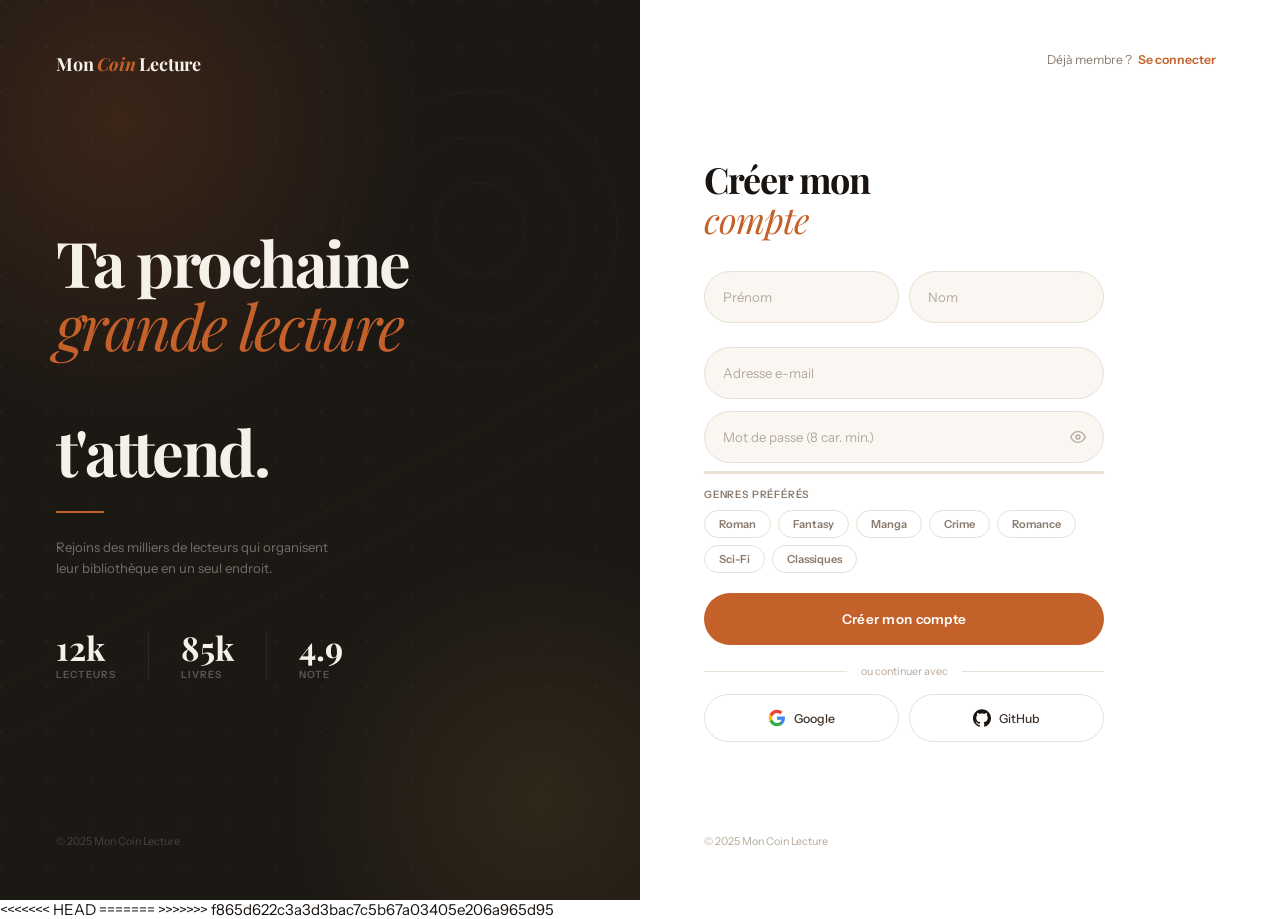
<file: inscrire.html>
<!DOCTYPE html>
<html lang="fr">
<head>
  <meta charset="UTF-8"/><meta name="viewport" content="width=device-width, initial-scale=1.0"/>
  <title>S'inscrire — Mon Coin Lecture</title>
  <link rel="preconnect" href="https://fonts.googleapis.com">
  <link href="https://fonts.googleapis.com/css2?family=Playfair+Display:ital,wght@0,400;0,700;1,400&family=Instrument+Sans:wght@300;400;500;600&display=swap" rel="stylesheet">
  <style>
    *,*::before,*::after{box-sizing:border-box;margin:0;padding:0}
    :root{
      --ink:#1a1410;--ink-soft:#3d322a;--muted:#8a7b6e;--muted-light:#b5a89b;
      --bg:#faf7f2;--bg-warm:#f3ede3;
      --border:#e8e0d4;--border-warm:#d4c8b8;
      --accent:#c4602a;--accent-light:#fdf0e8;--accent-deep:#9e3e14;
      --gold:#b8933f;--sage:#5a9e6a;
      --font-serif:'Playfair Display',Georgia,serif;
      --font-sans:'Instrument Sans',system-ui,sans-serif;
    }
    html{font-size:15px}
    body{
      background:#fff;color:var(--ink);
      font-family:var(--font-sans);-webkit-font-smoothing:antialiased;
      min-height:100vh;display:grid;grid-template-columns:1fr 1fr;
    }

    /* ══ GAUCHE — déco abstraite ══ */
    .left{
      background:#1c1814;
      position:relative;overflow:hidden;
      display:flex;flex-direction:column;
      justify-content:space-between;
      padding:52px 56px;
      min-height:100vh;
    }

    /* Cercles déco en arrière-plan */
    .left::before{
      content:'';position:absolute;
      width:600px;height:600px;border-radius:50%;
      background:radial-gradient(circle,rgba(196,96,42,0.18) 0%,transparent 70%);
      top:-180px;left:-180px;pointer-events:none;
    }
    .left::after{
      content:'';position:absolute;
      width:500px;height:500px;border-radius:50%;
      background:radial-gradient(circle,rgba(184,147,63,0.12) 0%,transparent 70%);
      bottom:-150px;right:-150px;pointer-events:none;
    }

    /* Logo haut gauche */
    .left-logo{
      position:relative;z-index:1;
      font-family:var(--font-serif);font-size:1.2rem;font-weight:700;
      color:#f5f0e8;letter-spacing:-0.01em;
    }
    .left-logo em{font-style:italic;color:var(--accent)}

    /* Contenu central gauche */
    .left-content{
      position:relative;z-index:1;
      flex:1;display:flex;flex-direction:column;
      justify-content:center;
    }

    /* Titre éditorial grand */
    .left-headline{
      font-family:var(--font-serif);
      font-size:clamp(2.6rem,5vw,4.2rem);
      font-weight:700;line-height:1.0;
      letter-spacing:-0.04em;
      color:#f5f0e8;
      margin-bottom:28px;
    }
    .left-headline em{
      display:block;
      font-style:italic;font-weight:400;
      color:var(--accent);
    }

    /* Séparateur horizontal décoratif */
    .left-rule{
      width:48px;height:2px;
      background:var(--accent);
      margin-bottom:24px;
    }

    /* Tagline courte */
    .left-tagline{
      font-size:0.88rem;color:rgba(245,240,232,0.4);
      line-height:1.6;max-width:280px;
      margin-bottom:52px;
    }

    /* 3 chiffres — minimalistes */
    .left-numbers{display:flex;gap:32px}
    .ln-item{}
    .ln-num{
      font-family:var(--font-serif);
      font-size:2.2rem;font-weight:700;
      color:#f5f0e8;line-height:1;
      margin-bottom:4px;
    }
    .ln-label{
      font-size:0.66rem;font-weight:600;
      letter-spacing:0.1em;text-transform:uppercase;
      color:rgba(245,240,232,0.3);
    }
    .ln-sep{width:1px;background:rgba(255,255,255,0.08);align-self:stretch}

    /* Bas gauche */
    .left-footer{
      position:relative;z-index:1;
      font-size:0.72rem;color:rgba(245,240,232,0.2);
    }

    /* Grille déco abstraite — points et lignes */
    .deco-grid{
      position:absolute;inset:0;z-index:0;
      pointer-events:none;
      opacity:0.4;
    }

    /* ══ DROITE — formulaire ══ */
    .right{
      display:flex;flex-direction:column;
      justify-content:space-between;
      padding:52px 64px;
      background:#fff;
    }

    .right-top{
      display:flex;align-items:center;justify-content:flex-end;
      font-size:0.82rem;color:var(--muted);
    }
    .right-top a{color:var(--accent);text-decoration:none;font-weight:600;margin-left:6px}
    .right-top a:hover{text-decoration:underline}

    .form-area{
      flex:1;display:flex;flex-direction:column;
      justify-content:center;
      max-width:400px;width:100%;
    }

    .form-title{
      font-family:var(--font-serif);
      font-size:2.4rem;font-weight:700;
      color:var(--ink);letter-spacing:-0.03em;
      line-height:1.1;margin-bottom:32px;
    }
    .form-title em{font-style:italic;font-weight:400;color:var(--accent)}

    /* Champs */
    .row2{display:grid;grid-template-columns:1fr 1fr;gap:10px;margin-bottom:12px}
    .field{margin-bottom:12px;position:relative}
    .field input{
      width:100%;height:52px;padding:0 18px;
      border:1.5px solid var(--border);border-radius:99px;
      background:var(--bg);font-family:var(--font-sans);
      font-size:0.88rem;color:var(--ink);outline:none;
      transition:border-color 0.18s,box-shadow 0.18s,background 0.18s;
    }
    .field input:focus{
      border-color:var(--accent);
      box-shadow:0 0 0 3px rgba(196,96,42,0.1);
      background:#fff;
    }
    .field input::placeholder{color:var(--muted-light)}
    .field-pwd input{padding-right:48px}
    .field-icon{
      position:absolute;right:18px;top:50%;transform:translateY(-50%);
      background:none;border:none;cursor:pointer;padding:0;
      color:var(--muted-light);display:flex;transition:color 0.15s;
    }
    .field-icon:hover{color:var(--muted)}
    .field-icon svg{width:16px;height:16px}

    /* Barre force mdp */
    .strength-row{
      height:3px;background:var(--border);border-radius:99px;
      overflow:hidden;margin:-4px 0 14px;
    }
    .strength-fill{height:100%;border-radius:99px;width:0;transition:width 0.3s,background 0.3s}

    /* Pills genres */
    .pills-label{
      font-size:0.68rem;font-weight:600;letter-spacing:0.08em;
      text-transform:uppercase;color:var(--muted);
      margin-bottom:9px;
    }
    .pills-wrap{display:flex;flex-wrap:wrap;gap:7px;margin-bottom:20px}
    .gpill{
      padding:6px 14px;border-radius:99px;
      border:1.5px solid var(--border);
      font-size:0.74rem;font-weight:600;
      color:var(--muted);cursor:pointer;
      transition:all 0.15s;background:transparent;
      font-family:var(--font-sans);
    }
    .gpill:hover{border-color:var(--accent);color:var(--accent);background:var(--accent-light)}
    .gpill.on{background:var(--accent-light);border-color:var(--accent);color:var(--accent)}

    .btn-main{
      width:100%;height:52px;border:none;border-radius:99px;
      background:var(--accent);color:#fff;
      font-family:var(--font-sans);font-size:0.9rem;font-weight:600;
      cursor:pointer;letter-spacing:0.02em;
      transition:background 0.18s,transform 0.15s,box-shadow 0.18s;
      margin-bottom:20px;
    }
    .btn-main:hover{background:var(--accent-deep);transform:translateY(-1px);box-shadow:0 4px 16px rgba(196,96,42,0.3)}
    .btn-main:active{transform:translateY(0)}

    .divider{display:flex;align-items:center;gap:14px;margin-bottom:16px}
    .divider-line{flex:1;height:1px;background:var(--border)}
    .divider-text{font-size:0.72rem;color:var(--muted-light)}

    .socials{display:flex;gap:10px}
    .btn-social{
      flex:1;height:48px;border:1.5px solid var(--border);border-radius:99px;
      background:#fff;cursor:pointer;display:flex;align-items:center;
      justify-content:center;gap:8px;
      font-family:var(--font-sans);font-size:0.82rem;font-weight:500;
      color:var(--ink-soft);transition:border-color 0.15s,background 0.15s;
    }
    .btn-social:hover{border-color:var(--border-warm);background:var(--bg)}
    .btn-social svg{width:18px;height:18px;flex-shrink:0}

    /* Messages */
    .msg{display:none;border-radius:12px;padding:10px 14px;font-size:0.8rem;margin-bottom:14px}
    .msg.show{display:block}
    .msg-err{background:#fff5f0;border:1.5px solid #f0a080;color:var(--accent)}
    .msg-ok{background:#edf7ef;border:1.5px solid #8dd49d;color:var(--sage)}

    .right-footer{font-size:0.72rem;color:var(--muted-light)}

    @keyframes fadeUp{from{opacity:0;transform:translateY(14px)}to{opacity:1;transform:translateY(0)}}
    .right{animation:fadeUp 0.5s ease both}

    @media(max-width:860px){
      body{grid-template-columns:1fr}
      .left{display:none}
      .right{padding:44px 32px}
      .form-area{max-width:100%}
    }
    @media(max-width:500px){.row2{grid-template-columns:1fr}}
  </style>
</head>
<body>

<!-- GAUCHE — déco abstraite -->
<div class="left">

  <!-- Grille de points SVG décoratifs -->
  <svg class="deco-grid" viewBox="0 0 560 900" preserveAspectRatio="xMidYMid slice">
    <!-- Points en grille -->
    <defs>
      <pattern id="dots" x="0" y="0" width="40" height="40" patternUnits="userSpaceOnUse">
        <circle cx="1" cy="1" r="1" fill="rgba(255,255,255,0.12)"/>
      </pattern>
    </defs>
    <rect width="560" height="900" fill="url(#dots)"/>
    <!-- Cercle déco -->
    <circle cx="420" cy="200" r="120" fill="none" stroke="rgba(255,255,255,0.06)" stroke-width="1"/>
    <circle cx="420" cy="200" r="80" fill="none" stroke="rgba(255,255,255,0.05)" stroke-width="1"/>
    <circle cx="420" cy="200" r="40" fill="none" stroke="rgba(255,255,255,0.07)" stroke-width="1"/>
    <!-- Ligne diagonale -->
    <line x1="0" y1="600" x2="560" y2="300" stroke="rgba(196,96,42,0.12)" stroke-width="1"/>
    <line x1="0" y1="650" x2="560" y2="350" stroke="rgba(196,96,42,0.06)" stroke-width="1"/>
  </svg>

  <div class="left-logo">Mon <em>Coin</em> Lecture</div>

  <div class="left-content">
    <div class="left-headline">
      Ta prochaine<br>
      <em>grande lecture</em><br>
      t'attend.
    </div>
    <div class="left-rule"></div>
    <div class="left-tagline">
      Rejoins des milliers de lecteurs qui organisent leur bibliothèque en un seul endroit.
    </div>
    <div class="left-numbers">
      <div class="ln-item">
        <div class="ln-num">12k</div>
        <div class="ln-label">Lecteurs</div>
      </div>
      <div class="ln-sep"></div>
      <div class="ln-item">
        <div class="ln-num">85k</div>
        <div class="ln-label">Livres</div>
      </div>
      <div class="ln-sep"></div>
      <div class="ln-item">
        <div class="ln-num">4.9</div>
        <div class="ln-label">Note</div>
      </div>
    </div>
  </div>

  <div class="left-footer">© 2025 Mon Coin Lecture</div>
</div>

<!-- DROITE — formulaire -->
<div class="right">
  <div class="right-top">
    Déjà membre ? <a href="connexion.html">Se connecter</a>
  </div>

  <div class="form-area">
    <div class="form-title">Créer mon<br><em>compte</em></div>

    <div class="msg msg-err" id="errMsg"></div>
    <div class="msg msg-ok"  id="okMsg">Compte créé ! Redirection…</div>

    <div class="row2">
      <div class="field"><input id="fnInput" type="text" placeholder="Prénom"/></div>
      <div class="field"><input id="lnInput" type="text" placeholder="Nom"/></div>
    </div>

    <div class="field">
      <input id="emailInput" type="email" placeholder="Adresse e-mail" autocomplete="email"/>
    </div>

    <div class="field field-pwd">
      <input id="pwdInput" type="password" placeholder="Mot de passe (8 car. min.)" autocomplete="new-password" oninput="checkStrength()"/>
      <button class="field-icon" onclick="togglePwd()" type="button">
        <svg id="eyeIco" viewBox="0 0 24 24" fill="none" stroke="currentColor" stroke-width="2"><path d="M1 12s4-8 11-8 11 8 11 8-4 8-11 8-11-8-11-8z"/><circle cx="12" cy="12" r="3"/></svg>
      </button>
    </div>
    <div class="strength-row"><div class="strength-fill" id="sBar"></div></div>

    <div class="pills-label">Genres préférés</div>
    <div class="pills-wrap">
      <button class="gpill" onclick="this.classList.toggle('on')">Roman</button>
      <button class="gpill" onclick="this.classList.toggle('on')">Fantasy</button>
      <button class="gpill" onclick="this.classList.toggle('on')">Manga</button>
      <button class="gpill" onclick="this.classList.toggle('on')">Crime</button>
      <button class="gpill" onclick="this.classList.toggle('on')">Romance</button>
      <button class="gpill" onclick="this.classList.toggle('on')">Sci-Fi</button>
      <button class="gpill" onclick="this.classList.toggle('on')">Classiques</button>
    </div>

    <button class="btn-main" onclick="handleRegister()">Créer mon compte</button>

    <div class="divider">
      <div class="divider-line"></div>
      <span class="divider-text">ou continuer avec</span>
      <div class="divider-line"></div>
    </div>

    <div class="socials">
      <button class="btn-social">
        <svg viewBox="0 0 24 24"><path fill="#4285F4" d="M22.56 12.25c0-.78-.07-1.53-.2-2.25H12v4.26h5.92c-.26 1.37-1.04 2.53-2.21 3.31v2.77h3.57c2.08-1.92 3.28-4.74 3.28-8.09z"/><path fill="#34A853" d="M12 23c2.97 0 5.46-.98 7.28-2.66l-3.57-2.77c-.98.66-2.23 1.06-3.71 1.06-2.86 0-5.29-1.93-6.16-4.53H2.18v2.84C3.99 20.53 7.7 23 12 23z"/><path fill="#FBBC05" d="M5.84 14.09c-.22-.66-.35-1.36-.35-2.09s.13-1.43.35-2.09V7.07H2.18C1.43 8.55 1 10.22 1 12s.43 3.45 1.18 4.93l3.66-2.84z"/><path fill="#EA4335" d="M12 5.38c1.62 0 3.06.56 4.21 1.64l3.15-3.15C17.45 2.09 14.97 1 12 1 7.7 1 3.99 3.47 2.18 7.07l3.66 2.84c.87-2.6 3.3-4.53 6.16-4.53z"/></svg>
        Google
      </button>
      <button class="btn-social">
        <svg viewBox="0 0 24 24" fill="#1a1410"><path d="M12 .297c-6.63 0-12 5.373-12 12 0 5.303 3.438 9.8 8.205 11.385.6.113.82-.258.82-.577 0-.285-.01-1.04-.015-2.04-3.338.724-4.042-1.61-4.042-1.61C4.422 18.07 3.633 17.7 3.633 17.7c-1.087-.744.084-.729.084-.729 1.205.084 1.838 1.236 1.838 1.236 1.07 1.835 2.809 1.305 3.495.998.108-.776.417-1.305.76-1.605-2.665-.3-5.466-1.332-5.466-5.93 0-1.31.465-2.38 1.235-3.22-.135-.303-.54-1.523.105-3.176 0 0 1.005-.322 3.3 1.23.96-.267 1.98-.399 3-.405 1.02.006 2.04.138 3 .405 2.28-1.552 3.285-1.23 3.285-1.23.645 1.653.24 2.873.12 3.176.765.84 1.23 1.91 1.23 3.22 0 4.61-2.805 5.625-5.475 5.92.42.36.81 1.096.81 2.22 0 1.606-.015 2.896-.015 3.286 0 .315.21.69.825.57C20.565 22.092 24 17.592 24 12.297c0-6.627-5.373-12-12-12"/></svg>
        GitHub
      </button>
    </div>
  </div>

  <div class="right-footer">© 2025 Mon Coin Lecture</div>
</div>

<script>
function togglePwd() {
  const i = document.getElementById('pwdInput');
  const ico = document.getElementById('eyeIco');
  const show = i.type === 'password';
  i.type = show ? 'text' : 'password';
  ico.innerHTML = show
    ? '<path d="M17.94 17.94A10.07 10.07 0 0 1 12 20c-7 0-11-8-11-8a18.45 18.45 0 0 1 5.06-5.94M9.9 4.24A9.12 9.12 0 0 1 12 4c7 0 11 8 11 8a18.5 18.5 0 0 1-2.16 3.19m-6.72-1.07a3 3 0 1 1-4.24-4.24"/><line x1="1" y1="1" x2="23" y2="23"/>'
    : '<path d="M1 12s4-8 11-8 11 8 11 8-4 8-11 8-11-8-11-8z"/><circle cx="12" cy="12" r="3"/>';
}

function checkStrength() {
  const pwd = document.getElementById('pwdInput').value;
  const bar = document.getElementById('sBar');
  let s = 0;
  if (pwd.length >= 8) s++;
  if (/[A-Z]/.test(pwd)) s++;
  if (/[0-9]/.test(pwd)) s++;
  if (/[^A-Za-z0-9]/.test(pwd)) s++;
  const w = ['0%','25%','50%','75%','100%'];
  const c = ['#ddd','#e05050','#e09030','#b8933f','#5a9e6a'];
  bar.style.width = pwd ? w[s] : '0%';
  bar.style.background = pwd ? c[s] : '#ddd';
}

function handleRegister() {
  const fn    = document.getElementById('fnInput').value.trim();
  const email = document.getElementById('emailInput').value.trim();
  const pwd   = document.getElementById('pwdInput').value;
  const err   = document.getElementById('errMsg');
  const ok    = document.getElementById('okMsg');
  err.classList.remove('show'); ok.classList.remove('show');

  if (!fn || !email || !pwd) {
    err.textContent = 'Merci de remplir les champs obligatoires.';
    err.classList.add('show'); return;
  }
  if (pwd.length < 8) {
    err.textContent = 'Le mot de passe doit faire au moins 8 caractères.';
    err.classList.add('show'); return;
  }

  const users = JSON.parse(localStorage.getItem('mcl_users') || '[]');
  if (users.find(u => u.email === email)) {
    err.textContent = 'Cet email est déjà utilisé.';
    err.classList.add('show'); return;
  }

  const ln     = document.getElementById('lnInput').value.trim();
  const genres = [...document.querySelectorAll('.gpill.on')].map(b => b.textContent);
  users.push({email, password:pwd, name:fn+(ln?' '+ln:''), genres, createdAt:new Date().toISOString()});
  localStorage.setItem('mcl_users', JSON.stringify(users));
  localStorage.setItem('mcl_session', JSON.stringify({email, name:fn}));
  ok.classList.add('show');
  setTimeout(() => window.location.href = 'index.html', 1400);
}

document.addEventListener('keydown', e => { if (e.key === 'Enter') handleRegister(); });
</script>
</body>
<<<<<<< HEAD
</html>
=======
</html>
>>>>>>> f865d622c3a3d3bac7c5b67a03405e206a965d95
</file>
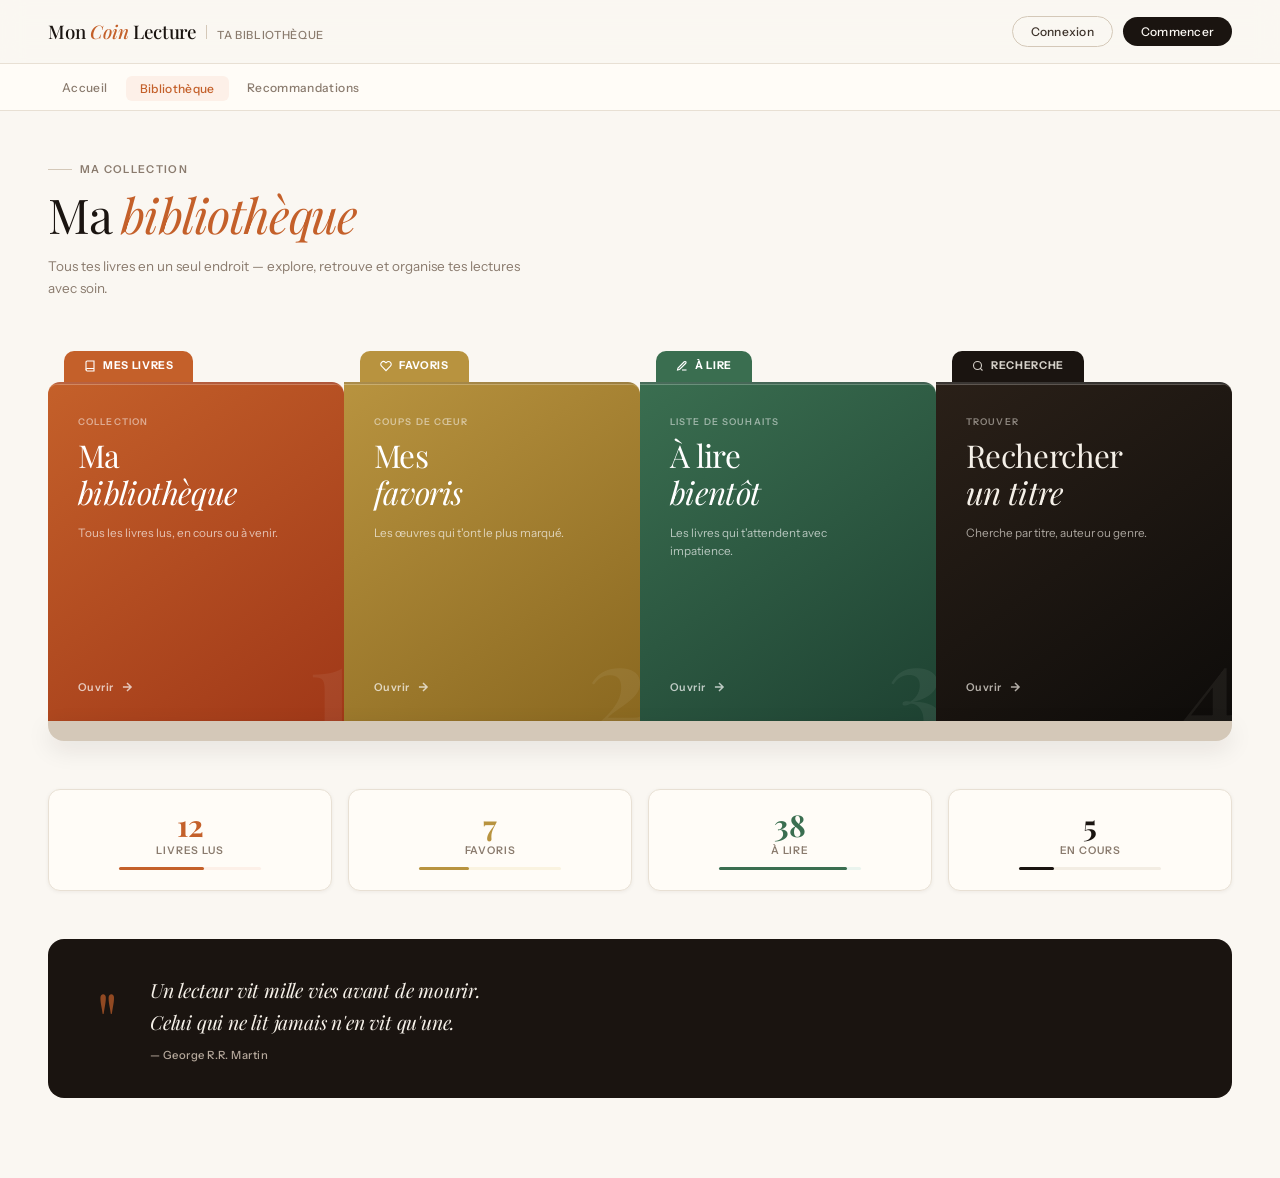
<file: livres.html>
<!DOCTYPE html>
<html lang="fr">
<head>
  <meta charset="UTF-8" />
  <meta name="viewport" content="width=device-width, initial-scale=1.0" />
  <title>Bibliothèque — Mon Coin Lecture</title>
  <link rel="preconnect" href="https://fonts.googleapis.com">
  <link href="https://fonts.googleapis.com/css2?family=Playfair+Display:ital,wght@0,400;0,500;0,700;1,400;1,700&family=Instrument+Sans:wght@300;400;500;600&display=swap" rel="stylesheet">
  <style>
    *, *::before, *::after { box-sizing: border-box; margin: 0; padding: 0; }
    :root {
      --ink:#1a1410; --ink-soft:#3d322a; --muted:#8a7b6e; --muted-light:#b5a89b;
      --bg:#faf7f2; --bg-warm:#f3ede3; --bg-card:#fffcf7;
      --border:#e8e0d4; --border-warm:#d4c8b8;
      --accent:#c4602a; --accent-light:#fdf0e8; --accent-deep:#9e3e14;
      --gold:#b8933f;
      --font-serif:'Playfair Display',Georgia,serif;
      --font-sans:'Instrument Sans',system-ui,sans-serif;
      --radius:12px;
      --shadow-sm:0 1px 4px rgba(26,20,16,0.06);
      --shadow-md:0 4px 20px rgba(26,20,16,0.09);
      --shadow-lg:0 12px 48px rgba(26,20,16,0.12);
    }
    html { font-size:15px; }
    body { background:var(--bg); color:var(--ink); font-family:var(--font-sans); -webkit-font-smoothing:antialiased; min-height:100vh; }

    /* ── HEADER ── */
    .site-header { position:sticky; top:0; z-index:100; background:rgba(250,247,242,0.88); backdrop-filter:blur(12px); border-bottom:1px solid var(--border); display:flex; align-items:center; justify-content:space-between; padding:0 48px; height:64px; }
    .logo { display:flex; align-items:baseline; gap:10px; }
    .logo-mark { font-family:var(--font-serif); font-size:1.25rem; font-weight:500; color:var(--ink); letter-spacing:-0.01em; }
    .logo-mark em { font-style:italic; color:var(--accent); }
    .logo-divider { width:1px; height:14px; background:var(--border-warm); }
    .logo-sub { font-size:0.75rem; color:var(--muted); letter-spacing:0.06em; text-transform:uppercase; font-weight:500; }
    .header-actions { display:flex; align-items:center; gap:10px; }
    .header-btn { font-family:var(--font-sans); font-size:0.8rem; font-weight:500; padding:7px 18px; border-radius:99px; cursor:pointer; letter-spacing:0.02em; transition:all 0.18s; border:none; }
    .header-btn-ghost { background:transparent; color:var(--ink-soft); border:1px solid var(--border-warm); }
    .header-btn-ghost:hover { background:var(--bg-warm); }
    .header-btn-accent { background:var(--ink); color:var(--bg); }
    .header-btn-accent:hover { background:var(--ink-soft); }

    /* ── NAV ── */
    .site-nav { border-bottom:1px solid var(--border); background:var(--bg-card); }
    .nav-inner { max-width:1400px; margin:0 auto; padding:0 48px; display:flex; align-items:center; gap:4px; height:46px; }
    .nav-inner a { font-size:0.8rem; font-weight:500; color:var(--muted); text-decoration:none; padding:5px 14px; border-radius:6px; letter-spacing:0.03em; transition:all 0.15s; }
    .nav-inner a:hover { color:var(--ink); background:var(--bg-warm); }
    .nav-inner a.active { color:var(--accent); background:var(--accent-light); }
    .nav-dropdown { position:relative; }
    .nav-dropdown-menu { display:none; position:absolute; top:calc(100% + 8px); left:0; background:var(--bg-card); border:1px solid var(--border); border-radius:var(--radius); box-shadow:var(--shadow-lg); padding:20px; width:480px; flex-direction:row; z-index:200; }
    .nav-dropdown:hover .nav-dropdown-menu { display:flex; }
    .mega-left { flex:1; padding-right:20px; border-right:1px solid var(--border); }
    .mega-badge { display:inline-block; font-size:0.65rem; font-weight:600; letter-spacing:0.1em; text-transform:uppercase; color:var(--accent); background:var(--accent-light); padding:3px 10px; border-radius:99px; margin-bottom:10px; }
    .mega-heading { font-family:var(--font-serif); font-size:1rem; font-weight:500; color:var(--ink); margin-bottom:8px; }
    .mega-text { font-size:0.78rem; color:var(--muted); line-height:1.55; }
    .mega-links { display:grid; grid-template-columns:1fr 1fr; gap:6px; flex:1.2; }
    .mega-card { display:flex; align-items:center; gap:8px; padding:8px 10px; border-radius:8px; text-decoration:none; transition:background 0.15s; }
    .mega-card:hover { background:var(--bg-warm); }
    .mega-icon { width:32px; height:32px; border-radius:8px; background:var(--bg-warm); display:flex; align-items:center; justify-content:center; flex-shrink:0; color:var(--accent); }
    .mega-icon svg { width:15px; height:15px; }
    .mega-card-title { display:block; font-size:0.8rem; font-weight:600; color:var(--ink); }
    .mega-card-desc { display:block; font-size:0.7rem; color:var(--muted); }

    /* ── PAGE ── */
    .page-wrap {
      max-width: 1400px;
      margin: 0 auto;
      padding: 52px 48px 80px;
    }

    /* ── HERO TITRE ── */
    .page-hero {
      margin-bottom: 52px;
      animation: fadeUp 0.5s ease both;
    }
    .page-eyebrow {
      font-size: 0.72rem; font-weight: 600; letter-spacing: 0.12em;
      text-transform: uppercase; color: var(--muted); margin-bottom: 12px;
      display: flex; align-items: center; gap: 8px;
    }
    .page-eyebrow::before {
      content: ''; width: 24px; height: 1px; background: var(--border-warm);
    }
    .page-title {
      font-family: var(--font-serif);
      font-size: clamp(2.2rem, 4vw, 3.2rem);
      font-weight: 400;
      color: var(--ink);
      letter-spacing: -0.025em;
      line-height: 1.1;
      margin-bottom: 14px;
    }
    .page-title em { font-style: italic; color: var(--accent); }
    .page-subtitle {
      font-size: 0.9rem; color: var(--muted); line-height: 1.65;
      max-width: 480px;
    }

    /* ── INTERCALAIRES ── */
    /*
      Structure : un conteneur qui empile 4 cartes
      Chaque carte a un onglet et un corps.
      L'effet d'empilement vient du z-index + margin-top négatif.
    */
    .tabs-wrapper {
      position: relative;
      display: grid;
      grid-template-columns: repeat(4, 1fr);
      gap: 0;
      align-items: end;
      margin-bottom: -1px; /* pour fusionner avec la grande carte dessous */
      animation: fadeUp 0.5s 0.1s ease both;
    }

    /* L'onglet cliquable au-dessus de chaque carte */
    .tab-trigger {
      position: relative;
      cursor: pointer;
      text-decoration: none;
      display: flex;
      flex-direction: column;
      align-items: flex-start;
      /* L'onglet est plus petit que le contenu → illusion intercalaire */
    }

    .tab-trigger:nth-child(1) { z-index: 4; }
    .tab-trigger:nth-child(2) { z-index: 3; }
    .tab-trigger:nth-child(3) { z-index: 2; }
    .tab-trigger:nth-child(4) { z-index: 1; }

    /* La "langue" de l'intercalaire */
    .tab-ear {
      display: inline-flex;
      align-items: center;
      gap: 7px;
      padding: 8px 20px 10px;
      border-radius: 10px 10px 0 0;
      font-size: 0.72rem;
      font-weight: 700;
      letter-spacing: 0.06em;
      text-transform: uppercase;
      margin-left: 16px;
      position: relative;
      transition: padding-bottom 0.2s;
      white-space: nowrap;
    }

    /* Le grand rectangle du dossier */
    .tab-body {
      width: 100%;
      min-height: 340px;
      border-radius: 0 12px 0 0;
      padding: 32px 30px 28px;
      position: relative;
      overflow: hidden;
      display: flex;
      flex-direction: column;
      justify-content: space-between;
      transition: min-height 0.25s ease;
      border-top: 2px solid rgba(255,255,255,0.15);
    }

    /* 1er dossier: coins arrondis à gauche en plus */
    .tab-trigger:first-child .tab-body { border-radius: 12px 12px 0 0; }
    /* dernier: coins à droite */
    .tab-trigger:last-child .tab-body { border-radius: 0 12px 0 0; }

    /* Hover : le dossier se soulève légèrement */
    .tab-trigger:hover .tab-body {
      min-height: 360px;
    }
    .tab-trigger:hover .tab-ear {
      padding-bottom: 14px;
    }

    /* Ligne décorative en relief (comme le carton d'un vrai intercalaire) */
    .tab-body::after {
      content: '';
      position: absolute;
      top: 0; left: 0; right: 0;
      height: 1px;
      background: rgba(255,255,255,0.25);
    }

    /* Grand titre stylisé sur le dossier (comme "Ma bibliothèque" sur la ref) */
    .tab-big-label {
      font-size: 0.62rem;
      font-weight: 600;
      letter-spacing: 0.12em;
      text-transform: uppercase;
      opacity: 0.5;
      margin-bottom: 10px;
      position: relative; z-index: 1;
    }

    .tab-name {
      font-family: var(--font-serif);
      font-size: clamp(1.6rem, 2.5vw, 2.1rem);
      font-weight: 400;
      line-height: 1.15;
      letter-spacing: -0.02em;
      position: relative; z-index: 1;
      margin-bottom: 14px;
    }

    .tab-name em { font-style: italic; }

    .tab-desc {
      font-size: 0.78rem;
      line-height: 1.6;
      opacity: 0.65;
      max-width: 220px;
      position: relative; z-index: 1;
    }

    /* Flèche discrète */
    .tab-cta {
      display: inline-flex;
      align-items: center;
      gap: 6px;
      font-size: 0.72rem;
      font-weight: 600;
      letter-spacing: 0.04em;
      opacity: 0.7;
      position: relative; z-index: 1;
      margin-top: 20px;
      transition: opacity 0.18s, gap 0.18s;
    }
    .tab-trigger:hover .tab-cta { opacity: 1; gap: 10px; }
    .tab-cta svg { width: 14px; height: 14px; }

    /* Numéro décoratif en filigrane */
    .tab-watermark {
      position: absolute;
      bottom: -20px; right: -10px;
      font-family: var(--font-serif);
      font-size: 8rem;
      font-weight: 700;
      line-height: 1;
      opacity: 0.06;
      pointer-events: none;
      user-select: none;
      z-index: 0;
    }

    /* ── COULEURS DES 4 DOSSIERS ── */

    /* 1 — Mes livres : terre cuite / accent */
    .tab-1 .tab-ear  { background: #c4602a; color: #fff; }
    .tab-1 .tab-body { background: linear-gradient(145deg, #c4602a 0%, #a03818 100%); color: #fff; }

    /* 2 — Favoris : or profond */
    .tab-2 .tab-ear  { background: #b8933f; color: #fff; }
    .tab-2 .tab-body { background: linear-gradient(145deg, #b8933f 0%, #8a6820 100%); color: #fff; }

    /* 3 — À lire : vert forêt */
    .tab-3 .tab-ear  { background: #3a6e50; color: #fff; }
    .tab-3 .tab-body { background: linear-gradient(145deg, #3a6e50 0%, #1e4232 100%); color: #fff; }

    /* 4 — Recherche : encre noire */
    .tab-4 .tab-ear  { background: #1a1410; color: rgba(245,240,232,0.85); }
    .tab-4 .tab-body { background: linear-gradient(145deg, #2a2018 0%, #0e0c0a 100%); color: #f5f0e8; }

    /* ── BANDE DU BAS ── */
    /* Le sol sous les dossiers — comme un bureau */
    .tabs-floor {
      height: 20px;
      background: var(--border-warm);
      border-radius: 0 0 16px 16px;
      box-shadow: 0 8px 24px rgba(26,20,16,0.1);
      animation: fadeUp 0.5s 0.1s ease both;
      margin-bottom: 48px;
    }

    /* ── STATS EN BAS ── */
    .stats-row {
      display: grid;
      grid-template-columns: repeat(4, 1fr);
      gap: 16px;
      animation: fadeUp 0.5s 0.22s ease both;
    }

    .stat-card {
      background: var(--bg-card);
      border: 1px solid var(--border);
      border-radius: var(--radius);
      padding: 20px 22px;
      box-shadow: var(--shadow-sm);
      text-align: center;
      transition: transform 0.2s, box-shadow 0.2s;
    }
    .stat-card:hover { transform: translateY(-3px); box-shadow: var(--shadow-md); }

    .stat-num {
      font-family: var(--font-serif);
      font-size: 2rem;
      font-weight: 700;
      color: var(--ink);
      line-height: 1;
      margin-bottom: 4px;
    }
    .stat-label {
      font-size: 0.7rem;
      font-weight: 600;
      letter-spacing: 0.08em;
      text-transform: uppercase;
      color: var(--muted);
    }
    .stat-bar {
      height: 3px;
      border-radius: 99px;
      margin: 10px auto 0;
      width: 60%;
    }

    /* ── CITATION ── */
    .quote-band {
      margin-top: 48px;
      padding: 36px 48px;
      background: var(--ink);
      border-radius: 16px;
      display: flex;
      align-items: center;
      gap: 32px;
      animation: fadeUp 0.5s 0.3s ease both;
    }
    .quote-mark {
      font-family: var(--font-serif);
      font-size: 5rem;
      color: var(--accent);
      line-height: 0.7;
      flex-shrink: 0;
      opacity: 0.7;
    }
    .quote-text {
      font-family: var(--font-serif);
      font-size: clamp(1rem, 1.8vw, 1.3rem);
      font-style: italic;
      color: #f5f0e8;
      line-height: 1.6;
      letter-spacing: -0.01em;
    }
    .quote-author {
      font-size: 0.75rem;
      color: var(--muted-light);
      margin-top: 10px;
      font-weight: 500;
      letter-spacing: 0.04em;
    }

    /* ANIMATIONS */
    @keyframes fadeUp { from{opacity:0;transform:translateY(16px)}to{opacity:1;transform:translateY(0)} }

    @media(max-width:1024px){
      .page-wrap{padding:32px 24px 60px}
      .site-header,.nav-inner{padding-inline:24px}
      .tabs-wrapper{grid-template-columns:1fr 1fr;gap:12px;margin-bottom:0}
      .tab-body{border-radius:0 12px 12px 12px!important;min-height:260px}
      .stats-row{grid-template-columns:1fr 1fr}
      .quote-band{flex-direction:column;gap:16px;padding:28px 24px}
    }
    @media(max-width:640px){
      .tabs-wrapper{grid-template-columns:1fr}
      .stats-row{grid-template-columns:1fr 1fr}
    }
  </style>
</head>
<body>

<!-- HEADER -->
<header class="site-header">
  <div class="logo">
    <span class="logo-mark">Mon <em>Coin</em> Lecture</span>
    <div class="logo-divider"></div>
    <span class="logo-sub">Ta bibliothèque</span>
  </div>
  <div class="header-actions">
    <a href="connexion.html" class="header-btn header-btn-ghost" style="text-decoration:none">Connexion</a>
    <a href="inscrire.html" class="header-btn header-btn-accent" style="text-decoration:none">Commencer</a>
  </div>
</header>

<!-- NAV -->
<nav class="site-nav">
  <div class="nav-inner">
    <a href="index.html">Accueil</a>
    <div class="nav-dropdown nav-mega">
      <a href="livres.html" class="active">Bibliothèque</a>
      <div class="nav-dropdown-menu mega-menu">
        <div class="mega-left">
          <div class="mega-badge">Explorer</div>
          <h3 class="mega-heading">Ma bibliothèque</h3>
          <p class="mega-text">Retrouve tous tes livres, organise tes envies de lecture, garde tes favoris.</p>
        </div>
        <div class="mega-links">
          <a href="mes-livres.html" class="mega-card"><span class="mega-icon"><svg viewBox="0 0 24 24" fill="none" stroke="currentColor" stroke-width="1.8"><path d="M4 19.5A2.5 2.5 0 0 1 6.5 17H20"/><path d="M6.5 2H20v20H6.5A2.5 2.5 0 0 1 4 19.5v-15A2.5 2.5 0 0 1 6.5 2z"/></svg></span><span><span class="mega-card-title">Mes livres</span><span class="mega-card-desc">Toute ta bibliothèque</span></span></a>
          <a href="favoris.html" class="mega-card"><span class="mega-icon"><svg viewBox="0 0 24 24" fill="none" stroke="currentColor" stroke-width="1.8"><path d="M20.84 4.61a5.5 5.5 0 0 0-7.78 0L12 5.67l-1.06-1.06a5.5 5.5 0 0 0-7.78 7.78l1.06 1.06L12 21.23l7.78-7.78 1.06-1.06a5.5 5.5 0 0 0 0-7.78z"/></svg></span><span><span class="mega-card-title">Favoris</span><span class="mega-card-desc">Tes livres préférés</span></span></a>
          <a href="a-lire.html" class="mega-card"><span class="mega-icon"><svg viewBox="0 0 24 24" fill="none" stroke="currentColor" stroke-width="1.8"><path d="M12 20h9"/><path d="M16.5 3.5a2.121 2.121 0 0 1 3 3L7 19l-4 1 1-4L16.5 3.5z"/></svg></span><span><span class="mega-card-title">À lire</span><span class="mega-card-desc">Ta liste d'envies</span></span></a>
          <a href="recherche.html" class="mega-card"><span class="mega-icon"><svg viewBox="0 0 24 24" fill="none" stroke="currentColor" stroke-width="1.8"><circle cx="11" cy="11" r="8"/><path d="m21 21-4.35-4.35"/></svg></span><span><span class="mega-card-title">Recherche</span><span class="mega-card-desc">Titre, auteur, genre</span></span></a>
        </div>
      </div>
    </div>
    <a href="recommandations.html">Recommandations</a>
  </div>
</nav>

<div class="page-wrap">

  <!-- TITRE -->
  <div class="page-hero">
    <div class="page-eyebrow">Ma collection</div>
    <h1 class="page-title">Ma <em>bibliothèque</em></h1>
    <p class="page-subtitle">Tous tes livres en un seul endroit — explore, retrouve et organise tes lectures avec soin.</p>
  </div>

  <!-- 4 INTERCALAIRES -->
  <div class="tabs-wrapper">

    <!-- 1 — Mes livres -->
    <a href="mes-livres.html" class="tab-trigger tab-1">
      <div class="tab-ear">
        <svg width="12" height="12" viewBox="0 0 24 24" fill="none" stroke="currentColor" stroke-width="2.2"><path d="M4 19.5A2.5 2.5 0 0 1 6.5 17H20"/><path d="M6.5 2H20v20H6.5A2.5 2.5 0 0 1 4 19.5v-15A2.5 2.5 0 0 1 6.5 2z"/></svg>
        Mes livres
      </div>
      <div class="tab-body">
        <div class="tab-watermark">1</div>
        <div>
          <div class="tab-big-label">Collection</div>
          <div class="tab-name">Ma<br><em>bibliothèque</em></div>
          <div class="tab-desc">Tous les livres lus, en cours ou à venir.</div>
        </div>
        <div class="tab-cta">
          Ouvrir
          <svg viewBox="0 0 24 24" fill="none" stroke="currentColor" stroke-width="2.5"><path d="M5 12h14M12 5l7 7-7 7"/></svg>
        </div>
      </div>
    </a>

    <!-- 2 — Favoris -->
    <a href="favoris.html" class="tab-trigger tab-2">
      <div class="tab-ear">
        <svg width="12" height="12" viewBox="0 0 24 24" fill="none" stroke="currentColor" stroke-width="2.2"><path d="M20.84 4.61a5.5 5.5 0 0 0-7.78 0L12 5.67l-1.06-1.06a5.5 5.5 0 0 0-7.78 7.78l1.06 1.06L12 21.23l7.78-7.78 1.06-1.06a5.5 5.5 0 0 0 0-7.78z"/></svg>
        Favoris
      </div>
      <div class="tab-body">
        <div class="tab-watermark">2</div>
        <div>
          <div class="tab-big-label">Coups de cœur</div>
          <div class="tab-name">Mes<br><em>favoris</em></div>
          <div class="tab-desc">Les œuvres qui t'ont le plus marqué.</div>
        </div>
        <div class="tab-cta">
          Ouvrir
          <svg viewBox="0 0 24 24" fill="none" stroke="currentColor" stroke-width="2.5"><path d="M5 12h14M12 5l7 7-7 7"/></svg>
        </div>
      </div>
    </a>

    <!-- 3 — À lire -->
    <a href="a-lire.html" class="tab-trigger tab-3">
      <div class="tab-ear">
        <svg width="12" height="12" viewBox="0 0 24 24" fill="none" stroke="currentColor" stroke-width="2.2"><path d="M12 20h9"/><path d="M16.5 3.5a2.121 2.121 0 0 1 3 3L7 19l-4 1 1-4L16.5 3.5z"/></svg>
        À lire
      </div>
      <div class="tab-body">
        <div class="tab-watermark">3</div>
        <div>
          <div class="tab-big-label">Liste de souhaits</div>
          <div class="tab-name">À lire<br><em>bientôt</em></div>
          <div class="tab-desc">Les livres qui t'attendent avec impatience.</div>
        </div>
        <div class="tab-cta">
          Ouvrir
          <svg viewBox="0 0 24 24" fill="none" stroke="currentColor" stroke-width="2.5"><path d="M5 12h14M12 5l7 7-7 7"/></svg>
        </div>
      </div>
    </a>

    <!-- 4 — Recherche -->
    <a href="recherche.html" class="tab-trigger tab-4">
      <div class="tab-ear">
        <svg width="12" height="12" viewBox="0 0 24 24" fill="none" stroke="currentColor" stroke-width="2.2"><circle cx="11" cy="11" r="8"/><path d="m21 21-4.35-4.35"/></svg>
        Recherche
      </div>
      <div class="tab-body">
        <div class="tab-watermark">4</div>
        <div>
          <div class="tab-big-label">Trouver</div>
          <div class="tab-name">Rechercher<br><em>un titre</em></div>
          <div class="tab-desc">Cherche par titre, auteur ou genre.</div>
        </div>
        <div class="tab-cta">
          Ouvrir
          <svg viewBox="0 0 24 24" fill="none" stroke="currentColor" stroke-width="2.5"><path d="M5 12h14M12 5l7 7-7 7"/></svg>
        </div>
      </div>
    </a>

  </div>

  <!-- SOL SOUS LES DOSSIERS -->
  <div class="tabs-floor"></div>

  <!-- STATS -->
  <div class="stats-row">
    <div class="stat-card">
      <div class="stat-num" style="color:var(--accent)">12</div>
      <div class="stat-label">Livres lus</div>
      <div class="stat-bar" style="background:var(--accent-light)"><div style="height:100%;width:60%;background:var(--accent);border-radius:99px"></div></div>
    </div>
    <div class="stat-card">
      <div class="stat-num" style="color:var(--gold)">7</div>
      <div class="stat-label">Favoris</div>
      <div class="stat-bar" style="background:var(--gold-light,#faf3e0)"><div style="height:100%;width:35%;background:var(--gold);border-radius:99px"></div></div>
    </div>
    <div class="stat-card">
      <div class="stat-num" style="color:#3a6e50">38</div>
      <div class="stat-label">À lire</div>
      <div class="stat-bar" style="background:#eaf4ee"><div style="height:100%;width:90%;background:#3a6e50;border-radius:99px"></div></div>
    </div>
    <div class="stat-card">
      <div class="stat-num" style="color:var(--ink)">5</div>
      <div class="stat-label">En cours</div>
      <div class="stat-bar" style="background:var(--bg-warm)"><div style="height:100%;width:25%;background:var(--ink);border-radius:99px"></div></div>
    </div>
  </div>

  <!-- CITATION -->
  <div class="quote-band">
    <div class="quote-mark">"</div>
    <div>
      <div class="quote-text">Un lecteur vit mille vies avant de mourir.<br>Celui qui ne lit jamais n'en vit qu'une.</div>
      <div class="quote-author">— George R.R. Martin</div>
    </div>
  </div>

</div>

</body>
</html>
</file>
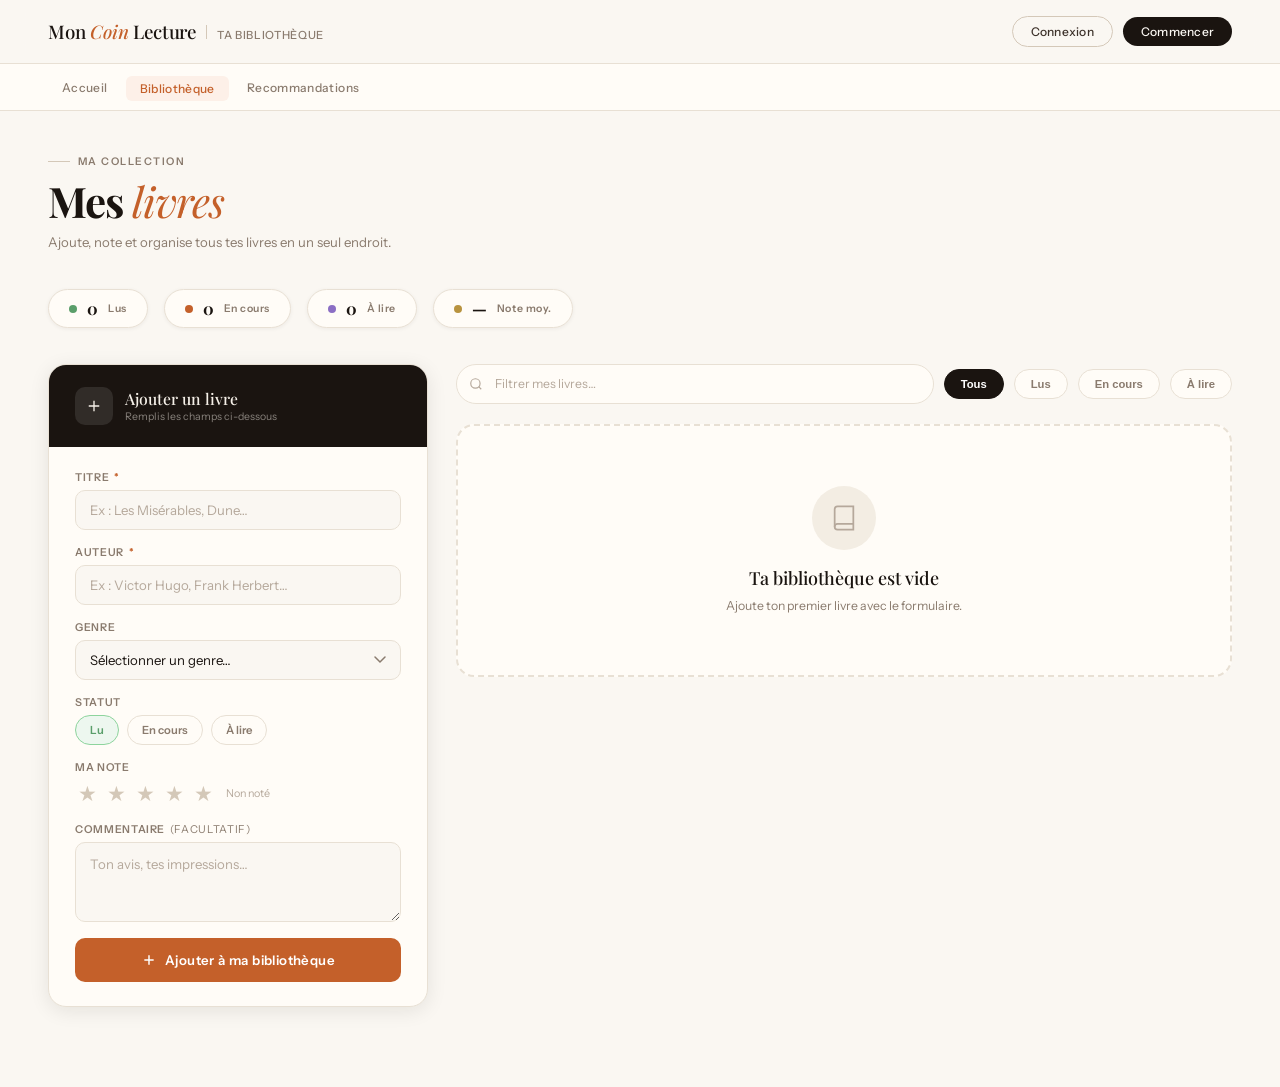
<file: mes-livres.html>
<!DOCTYPE html>
<html lang="fr">
<head>
  <meta charset="UTF-8"/>
  <meta name="viewport" content="width=device-width, initial-scale=1.0"/>
  <title>Mes Livres — Mon Coin Lecture</title>
  <link rel="preconnect" href="https://fonts.googleapis.com">
  <link href="https://fonts.googleapis.com/css2?family=Playfair+Display:ital,wght@0,400;0,500;0,700;1,400;1,700&family=Instrument+Sans:wght@300;400;500;600&display=swap" rel="stylesheet">
  <style>
    *,*::before,*::after{box-sizing:border-box;margin:0;padding:0}
    :root{
      --ink:#1a1410;--ink-soft:#3d322a;--muted:#8a7b6e;--muted-light:#b5a89b;
      --bg:#faf7f2;--bg-warm:#f3ede3;--bg-card:#fffcf7;
      --border:#e8e0d4;--border-warm:#d4c8b8;
      --accent:#c4602a;--accent-light:#fdf0e8;--accent-deep:#9e3e14;
      --gold:#b8933f;--gold-light:#fdf5e0;
      --sage:#5a9e6a;--sage-light:#edf7ef;
      --teal:#3aada8;--teal-light:#e8f7f6;
      --lav:#8b6ec4;--lav-light:#f2edfb;
      --font-serif:'Playfair Display',Georgia,serif;
      --font-sans:'Instrument Sans',system-ui,sans-serif;
      --radius:12px;--radius-lg:18px;
      --shadow-sm:0 1px 4px rgba(26,20,16,0.06);
      --shadow-md:0 4px 20px rgba(26,20,16,0.09);
      --shadow-lg:0 12px 48px rgba(26,20,16,0.14);
    }
    html{font-size:15px;scroll-behavior:smooth}
    body{background:var(--bg);color:var(--ink);font-family:var(--font-sans);-webkit-font-smoothing:antialiased;min-height:100vh}

    /* ── HEADER ── */
    .site-header{position:sticky;top:0;z-index:100;background:rgba(250,247,242,0.92);backdrop-filter:blur(12px);border-bottom:1px solid var(--border);display:flex;align-items:center;justify-content:space-between;padding:0 48px;height:64px}
    .logo{display:flex;align-items:baseline;gap:10px}
    .logo-mark{font-family:var(--font-serif);font-size:1.25rem;font-weight:500;color:var(--ink);letter-spacing:-0.01em}
    .logo-mark em{font-style:italic;color:var(--accent)}
    .logo-divider{width:1px;height:14px;background:var(--border-warm)}
    .logo-sub{font-size:0.75rem;color:var(--muted);letter-spacing:0.06em;text-transform:uppercase;font-weight:500}
    .header-actions{display:flex;align-items:center;gap:10px}
    .header-btn{font-family:var(--font-sans);font-size:0.8rem;font-weight:500;padding:7px 18px;border-radius:99px;cursor:pointer;letter-spacing:0.02em;transition:all 0.18s;border:none}
    .btn-ghost{background:transparent;color:var(--ink-soft);border:1px solid var(--border-warm)}
    .btn-ghost:hover{background:var(--bg-warm)}
    .btn-accent{background:var(--ink);color:var(--bg)}
    .btn-accent:hover{background:var(--ink-soft)}

    /* ── NAV ── */
    .site-nav{border-bottom:1px solid var(--border);background:var(--bg-card)}
    .nav-inner{max-width:1400px;margin:0 auto;padding:0 48px;display:flex;align-items:center;gap:4px;height:46px}
    .nav-inner a{font-size:0.8rem;font-weight:500;color:var(--muted);text-decoration:none;padding:5px 14px;border-radius:6px;letter-spacing:0.03em;transition:all 0.15s}
    .nav-inner a:hover{color:var(--ink);background:var(--bg-warm)}
    .nav-inner a.active{color:var(--accent);background:var(--accent-light)}
    .nav-dropdown{position:relative}
    .nav-dropdown-menu{display:none;position:absolute;top:calc(100% + 8px);left:0;background:var(--bg-card);border:1px solid var(--border);border-radius:var(--radius);box-shadow:var(--shadow-lg);padding:20px;width:480px;flex-direction:row;z-index:200}
    .nav-dropdown:hover .nav-dropdown-menu{display:flex}
    .mega-left{flex:1;padding-right:20px;border-right:1px solid var(--border)}
    .mega-badge{display:inline-block;font-size:0.65rem;font-weight:600;letter-spacing:0.1em;text-transform:uppercase;color:var(--accent);background:var(--accent-light);padding:3px 10px;border-radius:99px;margin-bottom:10px}
    .mega-heading{font-family:var(--font-serif);font-size:1rem;font-weight:500;color:var(--ink);margin-bottom:8px}
    .mega-text{font-size:0.78rem;color:var(--muted);line-height:1.55}
    .mega-links{display:grid;grid-template-columns:1fr 1fr;gap:6px;flex:1.2}
    .mega-card{display:flex;align-items:center;gap:8px;padding:8px 10px;border-radius:8px;text-decoration:none;transition:background 0.15s}
    .mega-card:hover{background:var(--bg-warm)}
    .mega-icon{width:32px;height:32px;border-radius:8px;background:var(--bg-warm);display:flex;align-items:center;justify-content:center;flex-shrink:0;color:var(--accent)}
    .mega-icon svg{width:15px;height:15px}
    .mega-card-title{display:block;font-size:0.8rem;font-weight:600;color:var(--ink)}
    .mega-card-desc{display:block;font-size:0.7rem;color:var(--muted)}

    /* ══ PAGE LAYOUT ══ */
    .page-wrap{max-width:1400px;margin:0 auto;padding:44px 48px 80px}

    /* ── EN-TÊTE PAGE ── */
    .page-header{margin-bottom:36px;animation:fadeUp 0.5s ease both}
    .page-eyebrow{font-size:0.7rem;font-weight:600;letter-spacing:0.14em;text-transform:uppercase;color:var(--muted);margin-bottom:10px;display:flex;align-items:center;gap:8px}
    .page-eyebrow::before{content:'';width:22px;height:1.5px;background:var(--border-warm)}
    .page-title{font-family:var(--font-serif);font-size:clamp(2rem,3.5vw,2.8rem);font-weight:700;color:var(--ink);letter-spacing:-0.025em;line-height:1.1;margin-bottom:8px}
    .page-title em{font-style:italic;font-weight:400;color:var(--accent)}
    .page-sub{font-size:0.88rem;color:var(--muted);line-height:1.6}

    /* ── STATS RAPIDES ── */
    .stats-band{
      display:flex;gap:16px;margin-bottom:36px;
      animation:fadeUp 0.5s 0.06s ease both;
    }
    .stat-pill{
      display:flex;align-items:center;gap:10px;
      background:var(--bg-card);border:1px solid var(--border);
      border-radius:99px;padding:10px 20px;
      box-shadow:var(--shadow-sm);
    }
    .stat-pill-dot{width:8px;height:8px;border-radius:50%;flex-shrink:0}
    .stat-pill-num{font-family:var(--font-serif);font-size:1.1rem;font-weight:700;color:var(--ink);line-height:1}
    .stat-pill-label{font-size:0.7rem;font-weight:600;letter-spacing:0.05em;color:var(--muted)}

    /* ── GRILLE PRINCIPALE ── */
    .main-layout{
      display:grid;
      grid-template-columns:380px 1fr;
      gap:28px;
      align-items:start;
      animation:fadeUp 0.5s 0.1s ease both;
    }

    /* ══ FORMULAIRE D'AJOUT ══ */
    .add-form-card{
      background:var(--bg-card);border:1.5px solid var(--border);
      border-radius:var(--radius-lg);overflow:hidden;
      box-shadow:var(--shadow-md);
      position:sticky;top:120px;
    }
    .form-header{
      background:var(--ink);padding:22px 26px;
      display:flex;align-items:center;gap:12px;
    }
    .form-header-icon{
      width:38px;height:38px;background:rgba(255,255,255,0.1);
      border-radius:10px;display:flex;align-items:center;justify-content:center;
      flex-shrink:0;
    }
    .form-header-icon svg{width:18px;height:18px;color:#f5f0e8}
    .form-header-title{font-family:var(--font-serif);font-size:1.05rem;font-weight:500;color:#f5f0e8}
    .form-header-sub{font-size:0.7rem;color:rgba(245,240,232,0.5);margin-top:1px}

    .form-body{padding:24px 26px;display:flex;flex-direction:column;gap:16px}

    .form-group{display:flex;flex-direction:column;gap:6px}
    .form-label{font-size:0.72rem;font-weight:600;letter-spacing:0.06em;text-transform:uppercase;color:var(--muted)}
    .form-label span{color:var(--accent);margin-left:2px}

    .form-input,.form-textarea,.form-select{
      width:100%;padding:11px 14px;
      border:1.5px solid var(--border);border-radius:10px;
      background:var(--bg);font-family:var(--font-sans);
      font-size:0.88rem;color:var(--ink);outline:none;
      transition:border-color 0.18s,box-shadow 0.18s,background 0.18s;
    }
    .form-input:focus,.form-textarea:focus,.form-select:focus{
      border-color:var(--accent);
      box-shadow:0 0 0 3px rgba(196,96,42,0.1);
      background:#fff;
    }
    .form-input::placeholder,.form-textarea::placeholder{color:var(--muted-light)}
    .form-textarea{resize:vertical;min-height:80px;line-height:1.55}
    .form-select{appearance:none;background-image:url("data:image/svg+xml,%3Csvg xmlns='http://www.w3.org/2000/svg' width='12' height='8' fill='none'%3E%3Cpath d='M1 1l5 5 5-5' stroke='%238a7b6e' stroke-width='1.5' stroke-linecap='round'/%3E%3C/svg%3E");background-repeat:no-repeat;background-position:right 14px center;padding-right:36px;cursor:pointer}

    /* Étoiles de notation */
    .stars-input{display:flex;gap:4px;align-items:center}
    .star-btn{
      background:none;border:none;cursor:pointer;padding:3px;
      transition:transform 0.15s;color:var(--border-warm);
      font-size:1.4rem;line-height:1;
    }
    .star-btn:hover,.star-btn.lit{color:var(--gold);transform:scale(1.15)}
    .star-btn.lit{color:var(--gold)}
    .stars-label{font-size:0.72rem;color:var(--muted-light);margin-left:6px}

    /* Statut pills */
    .status-pills{display:flex;gap:8px;flex-wrap:wrap}
    .status-pill{
      padding:7px 14px;border-radius:99px;border:1.5px solid var(--border);
      font-size:0.75rem;font-weight:600;color:var(--muted);
      cursor:pointer;transition:all 0.15s;background:transparent;
      font-family:var(--font-sans);
    }
    .status-pill:hover{border-color:var(--border-warm);background:var(--bg-warm)}
    .status-pill.active-lu{background:var(--sage-light);border-color:#8dd49d;color:var(--sage)}
    .status-pill.active-encours{background:var(--accent-light);border-color:#f0b080;color:var(--accent)}
    .status-pill.active-alire{background:var(--lav-light);border-color:#c0a8e0;color:var(--lav)}

    .btn-add{
      width:100%;padding:14px;background:var(--accent);color:#fff;
      border:none;border-radius:10px;font-family:var(--font-sans);
      font-size:0.88rem;font-weight:600;cursor:pointer;letter-spacing:0.03em;
      transition:background 0.18s,transform 0.15s,box-shadow 0.18s;
      display:flex;align-items:center;justify-content:center;gap:8px;
    }
    .btn-add:hover{background:var(--accent-deep);transform:translateY(-1px);box-shadow:0 4px 16px rgba(196,96,42,0.3)}
    .btn-add:active{transform:translateY(0)}
    .btn-add svg{width:16px;height:16px}

    /* ══ LISTE DES LIVRES ══ */
    .books-panel{display:flex;flex-direction:column;gap:20px}

    /* Barre filtre + tri */
    .filter-bar{
      display:flex;align-items:center;gap:10px;
      flex-wrap:wrap;
    }
    .filter-search{
      flex:1;min-width:180px;position:relative;
    }
    .filter-search-icon{position:absolute;left:13px;top:50%;transform:translateY(-50%);color:var(--muted-light);pointer-events:none}
    .filter-search-input{
      width:100%;height:40px;padding:0 14px 0 38px;
      border:1.5px solid var(--border);border-radius:99px;
      background:var(--bg-card);font-family:var(--font-sans);
      font-size:0.82rem;color:var(--ink);outline:none;
      transition:border-color 0.18s;
    }
    .filter-search-input:focus{border-color:var(--accent)}
    .filter-search-input::placeholder{color:var(--muted-light)}

    .filter-pill{
      padding:8px 16px;border-radius:99px;border:1.5px solid var(--border);
      font-size:0.75rem;font-weight:600;color:var(--muted);
      cursor:pointer;transition:all 0.15s;background:var(--bg-card);
      white-space:nowrap;
    }
    .filter-pill:hover{border-color:var(--border-warm);color:var(--ink)}
    .filter-pill.on{background:var(--ink);border-color:var(--ink);color:#fff}

    /* Grille livres */
    .books-grid{
      display:grid;
      grid-template-columns:repeat(auto-fill,minmax(200px,1fr));
      gap:16px;
    }

    /* Carte livre */
    .book-card{
      background:var(--bg-card);border:1.5px solid var(--border);
      border-radius:var(--radius-lg);overflow:hidden;
      box-shadow:var(--shadow-sm);cursor:pointer;
      transition:transform 0.22s cubic-bezier(0.34,1.56,0.64,1),box-shadow 0.22s;
      position:relative;
    }
    .book-card:hover{transform:translateY(-5px);box-shadow:var(--shadow-md)}

    /* Couverture simulée */
    .book-cover-area{
      height:130px;position:relative;overflow:hidden;
      display:flex;align-items:flex-end;
    }
    .book-cover-art{
      position:absolute;inset:0;
    }
    .book-cover-art::after{
      content:'';position:absolute;inset:0;
      background:linear-gradient(0deg,rgba(0,0,0,0.45) 0%,transparent 50%);
    }
    /* Dos de livre à gauche */
    .book-cover-area::before{
      content:'';position:absolute;left:0;top:0;bottom:0;width:12px;
      background:rgba(0,0,0,0.25);z-index:1;
    }
    .book-cover-initials{
      position:absolute;bottom:10px;left:18px;
      font-family:var(--font-serif);font-size:1.4rem;font-weight:700;
      color:rgba(255,255,255,0.85);line-height:1;z-index:2;
      text-shadow:0 2px 8px rgba(0,0,0,0.3);
      letter-spacing:-0.02em;
    }
    .book-badge-status{
      position:absolute;top:10px;right:10px;z-index:2;
      font-size:0.58rem;font-weight:700;letter-spacing:0.08em;text-transform:uppercase;
      padding:3px 8px;border-radius:99px;
    }
    .badge-lu{background:var(--sage-light);color:var(--sage);border:1px solid #8dd49d}
    .badge-encours{background:var(--accent-light);color:var(--accent);border:1px solid #f0b080}
    .badge-alire{background:var(--lav-light);color:var(--lav);border:1px solid #c0a8e0}

    .book-card-body{padding:14px 16px}
    .book-card-title{font-family:var(--font-serif);font-size:0.9rem;font-weight:500;color:var(--ink);line-height:1.3;margin-bottom:3px;white-space:nowrap;overflow:hidden;text-overflow:ellipsis}
    .book-card-author{font-size:0.7rem;color:var(--muted);margin-bottom:8px}
    .book-card-genre{display:inline-block;font-size:0.6rem;font-weight:600;letter-spacing:0.06em;text-transform:uppercase;padding:2px 8px;border-radius:99px;background:var(--bg-warm);border:1px solid var(--border);color:var(--muted);margin-bottom:8px}
    .book-card-stars{display:flex;gap:2px;margin-bottom:6px}
    .star-sm{font-size:0.75rem;color:var(--border-warm)}
    .star-sm.lit{color:var(--gold)}
    .book-card-note{font-size:0.72rem;color:var(--muted);font-style:italic;line-height:1.4;display:-webkit-box;-webkit-line-clamp:2;-webkit-box-orient:vertical;overflow:hidden}

    /* Bouton supprimer */
    .book-delete{
      position:absolute;top:42px;right:8px;z-index:3;
      width:26px;height:26px;border-radius:50%;
      background:rgba(26,20,16,0.7);border:none;cursor:pointer;
      display:flex;align-items:center;justify-content:center;
      opacity:0;transition:opacity 0.18s;
    }
    .book-card:hover .book-delete{opacity:1}
    .book-delete svg{width:12px;height:12px;color:#fff}

    /* Barre de progression dans la carte si en cours */
    .book-card-progress{margin-top:6px}
    .mini-pbar{height:3px;background:var(--border);border-radius:99px;overflow:hidden}
    .mini-pbar-fill{height:100%;background:linear-gradient(90deg,var(--accent),var(--gold));border-radius:99px}
    .mini-pbar-label{font-size:0.62rem;color:var(--muted-light);margin-top:3px}

    /* État vide */
    .empty-state{
      grid-column:1/-1;
      text-align:center;padding:60px 32px;
      background:var(--bg-card);border:2px dashed var(--border);
      border-radius:var(--radius-lg);
    }
    .empty-icon{
      width:64px;height:64px;background:var(--bg-warm);border-radius:50%;
      display:flex;align-items:center;justify-content:center;
      margin:0 auto 16px;
    }
    .empty-icon svg{width:28px;height:28px;color:var(--muted-light)}
    .empty-title{font-family:var(--font-serif);font-size:1.2rem;font-weight:500;color:var(--ink);margin-bottom:6px}
    .empty-sub{font-size:0.82rem;color:var(--muted);line-height:1.6}

    /* Toast */
    .toast{
      position:fixed;bottom:28px;left:50%;transform:translateX(-50%) translateY(80px);
      background:var(--ink);color:#f5f0e8;padding:12px 22px;
      border-radius:99px;font-size:0.82rem;font-weight:500;
      box-shadow:var(--shadow-lg);z-index:999;
      transition:transform 0.3s cubic-bezier(0.34,1.56,0.64,1),opacity 0.3s;
      opacity:0;white-space:nowrap;display:flex;align-items:center;gap:8px;
    }
    .toast.show{transform:translateX(-50%) translateY(0);opacity:1}
    .toast svg{width:14px;height:14px;color:var(--sage)}

    /* COULEURS COUVERTURES selon genre */
    .cv-roman    {background:linear-gradient(145deg,#c84030,#8c1e20)}
    .cv-fantasy  {background:linear-gradient(145deg,#3870c0,#1a4080)}
    .cv-manga    {background:linear-gradient(145deg,#c8a020,#8a6808)}
    .cv-crime    {background:linear-gradient(145deg,#283880,#101840)}
    .cv-romance  {background:linear-gradient(145deg,#c83070,#880028)}
    .cv-scifi    {background:linear-gradient(145deg,#28a8a0,#086860)}
    .cv-classique{background:linear-gradient(145deg,#9060c0,#481880)}
    .cv-default  {background:linear-gradient(145deg,#8a7b6e,#4a3a2e)}

    @keyframes fadeUp{from{opacity:0;transform:translateY(16px)}to{opacity:1;transform:translateY(0)}}
    @keyframes pop{0%{transform:scale(0.8);opacity:0}100%{transform:scale(1);opacity:1}}
    .book-card{animation:pop 0.3s ease both}

    @media(max-width:1100px){.main-layout{grid-template-columns:1fr}.add-form-card{position:static}}
    @media(max-width:900px){.page-wrap{padding:32px 24px 60px}.site-header,.nav-inner{padding-inline:24px}.books-grid{grid-template-columns:repeat(auto-fill,minmax(160px,1fr))}}
  </style>
</head>
<body>

<!-- HEADER -->
<header class="site-header">
  <div class="logo">
    <span class="logo-mark">Mon <em>Coin</em> Lecture</span>
    <div class="logo-divider"></div>
    <span class="logo-sub">Ta bibliothèque</span>
  </div>
  <div class="header-actions">
    <a href="connexion.html" class="header-btn btn-ghost" style="text-decoration:none">Connexion</a>
    <a href="inscrire.html" class="header-btn btn-accent" style="text-decoration:none">Commencer</a>
  </div>
</header>

<!-- NAV -->
<nav class="site-nav">
  <div class="nav-inner">
    <a href="index.html">Accueil</a>
    <div class="nav-dropdown">
      <a href="livres.html" class="active">Bibliothèque</a>
      <div class="nav-dropdown-menu">
        <div class="mega-left">
          <div class="mega-badge">Explorer</div>
          <h3 class="mega-heading">Ma bibliothèque</h3>
          <p class="mega-text">Retrouve tous tes livres, organise tes envies de lecture, garde tes favoris.</p>
        </div>
        <div class="mega-links">
          <a href="mes-livres.html" class="mega-card" style="background:var(--bg-warm)"><span class="mega-icon"><svg viewBox="0 0 24 24" fill="none" stroke="currentColor" stroke-width="1.8"><path d="M4 19.5A2.5 2.5 0 0 1 6.5 17H20"/><path d="M6.5 2H20v20H6.5A2.5 2.5 0 0 1 4 19.5v-15A2.5 2.5 0 0 1 6.5 2z"/></svg></span><span><span class="mega-card-title">Mes livres</span><span class="mega-card-desc">Toute ta bibliothèque</span></span></a>
          <a href="favoris.html" class="mega-card"><span class="mega-icon"><svg viewBox="0 0 24 24" fill="none" stroke="currentColor" stroke-width="1.8"><path d="M20.84 4.61a5.5 5.5 0 0 0-7.78 0L12 5.67l-1.06-1.06a5.5 5.5 0 0 0-7.78 7.78l1.06 1.06L12 21.23l7.78-7.78 1.06-1.06a5.5 5.5 0 0 0 0-7.78z"/></svg></span><span><span class="mega-card-title">Favoris</span><span class="mega-card-desc">Tes livres préférés</span></span></a>
          <a href="a-lire.html" class="mega-card"><span class="mega-icon"><svg viewBox="0 0 24 24" fill="none" stroke="currentColor" stroke-width="1.8"><path d="M12 20h9"/><path d="M16.5 3.5a2.121 2.121 0 0 1 3 3L7 19l-4 1 1-4L16.5 3.5z"/></svg></span><span><span class="mega-card-title">À lire</span><span class="mega-card-desc">Ta liste d'envies</span></span></a>
          <a href="recherche.html" class="mega-card"><span class="mega-icon"><svg viewBox="0 0 24 24" fill="none" stroke="currentColor" stroke-width="1.8"><circle cx="11" cy="11" r="8"/><path d="m21 21-4.35-4.35"/></svg></span><span><span class="mega-card-title">Recherche</span><span class="mega-card-desc">Titre, auteur, genre</span></span></a>
        </div>
      </div>
    </div>
    <a href="recommandations.html">Recommandations</a>
  </div>
</nav>

<!-- PAGE -->
<div class="page-wrap">

  <!-- EN-TÊTE -->
  <div class="page-header">
    <div class="page-eyebrow">Ma collection</div>
    <h1 class="page-title">Mes <em>livres</em></h1>
    <p class="page-sub">Ajoute, note et organise tous tes livres en un seul endroit.</p>
  </div>

  <!-- STATS -->
  <div class="stats-band" id="statsBand">
    <div class="stat-pill">
      <div class="stat-pill-dot" style="background:var(--sage)"></div>
      <div class="stat-pill-num" id="statLu">0</div>
      <div class="stat-pill-label">Lus</div>
    </div>
    <div class="stat-pill">
      <div class="stat-pill-dot" style="background:var(--accent)"></div>
      <div class="stat-pill-num" id="statEnCours">0</div>
      <div class="stat-pill-label">En cours</div>
    </div>
    <div class="stat-pill">
      <div class="stat-pill-dot" style="background:var(--lav)"></div>
      <div class="stat-pill-num" id="statAlire">0</div>
      <div class="stat-pill-label">À lire</div>
    </div>
    <div class="stat-pill">
      <div class="stat-pill-dot" style="background:var(--gold)"></div>
      <div class="stat-pill-num" id="statNote">—</div>
      <div class="stat-pill-label">Note moy.</div>
    </div>
  </div>

  <!-- LAYOUT -->
  <div class="main-layout">

    <!-- FORMULAIRE -->
    <div class="add-form-card">
      <div class="form-header">
        <div class="form-header-icon">
          <svg viewBox="0 0 24 24" fill="none" stroke="currentColor" stroke-width="1.8"><path d="M12 5v14M5 12h14"/></svg>
        </div>
        <div>
          <div class="form-header-title">Ajouter un livre</div>
          <div class="form-header-sub">Remplis les champs ci-dessous</div>
        </div>
      </div>
      <div class="form-body">

        <div class="form-group">
          <label class="form-label">Titre <span>*</span></label>
          <input class="form-input" id="inputTitre" type="text" placeholder="Ex : Les Misérables, Dune…"/>
        </div>

        <div class="form-group">
          <label class="form-label">Auteur <span>*</span></label>
          <input class="form-input" id="inputAuteur" type="text" placeholder="Ex : Victor Hugo, Frank Herbert…"/>
        </div>

        <div class="form-group">
          <label class="form-label">Genre</label>
          <select class="form-select" id="inputGenre">
            <option value="">Sélectionner un genre…</option>
            <option value="roman">Roman</option>
            <option value="fantasy">Fantasy</option>
            <option value="manga">Manga</option>
            <option value="crime">Thriller / Crime</option>
            <option value="romance">Romance</option>
            <option value="scifi">Science-Fiction</option>
            <option value="classique">Classique</option>
          </select>
        </div>

        <div class="form-group">
          <label class="form-label">Statut</label>
          <div class="status-pills" id="statusPills">
            <button class="status-pill active-lu" data-val="lu" onclick="setStatus(this,'lu')">Lu</button>
            <button class="status-pill" data-val="encours" onclick="setStatus(this,'encours')">En cours</button>
            <button class="status-pill" data-val="alire" onclick="setStatus(this,'alire')">À lire</button>
          </div>
        </div>

        <!-- Progression si en cours -->
        <div class="form-group" id="progressGroup" style="display:none">
          <label class="form-label">Progression (%)</label>
          <input class="form-input" id="inputProgress" type="number" min="0" max="100" placeholder="Ex : 45"/>
        </div>

        <div class="form-group">
          <label class="form-label">Ma note</label>
          <div class="stars-input" id="starInput">
            <button class="star-btn" data-val="1" onclick="setStar(1)">★</button>
            <button class="star-btn" data-val="2" onclick="setStar(2)">★</button>
            <button class="star-btn" data-val="3" onclick="setStar(3)">★</button>
            <button class="star-btn" data-val="4" onclick="setStar(4)">★</button>
            <button class="star-btn" data-val="5" onclick="setStar(5)">★</button>
            <span class="stars-label" id="starLabel">Non noté</span>
          </div>
        </div>

        <div class="form-group">
          <label class="form-label">Commentaire <span style="color:var(--muted);font-weight:400">(facultatif)</span></label>
          <textarea class="form-textarea" id="inputNote" placeholder="Ton avis, tes impressions…"></textarea>
        </div>

        <button class="btn-add" onclick="addBook()">
          <svg viewBox="0 0 24 24" fill="none" stroke="currentColor" stroke-width="2.2"><path d="M12 5v14M5 12h14"/></svg>
          Ajouter à ma bibliothèque
        </button>

      </div>
    </div>

    <!-- LISTE LIVRES -->
    <div class="books-panel">

      <!-- Filtres -->
      <div class="filter-bar" id="filterBar">
        <div class="filter-search">
          <svg class="filter-search-icon" width="14" height="14" viewBox="0 0 24 24" fill="none" stroke="currentColor" stroke-width="2"><circle cx="11" cy="11" r="8"/><path d="m21 21-4.35-4.35"/></svg>
          <input class="filter-search-input" id="filterInput" type="text" placeholder="Filtrer mes livres…" oninput="renderBooks()"/>
        </div>
        <button class="filter-pill on" data-filter="tous" onclick="setFilter(this,'tous')">Tous</button>
        <button class="filter-pill" data-filter="lu" onclick="setFilter(this,'lu')">Lus</button>
        <button class="filter-pill" data-filter="encours" onclick="setFilter(this,'encours')">En cours</button>
        <button class="filter-pill" data-filter="alire" onclick="setFilter(this,'alire')">À lire</button>
      </div>

      <!-- Grille -->
      <div class="books-grid" id="booksGrid"></div>

    </div>
  </div>
</div>

<!-- Toast -->
<div class="toast" id="toast">
  <svg viewBox="0 0 24 24" fill="none" stroke="currentColor" stroke-width="2.2"><path d="M20 6L9 17l-5-5"/></svg>
  <span id="toastMsg">Livre ajouté !</span>
</div>

<script>
// ── État ──
let books = JSON.parse(localStorage.getItem('mcl_books') || '[]');
let currentStatus = 'lu';
let currentStar = 0;
let currentFilter = 'tous';

// Couleurs par genre
const genreColors = {roman:'cv-roman',fantasy:'cv-fantasy',manga:'cv-manga',crime:'cv-crime',romance:'cv-romance',scifi:'cv-scifi',classique:'cv-classique','':`cv-default`};
const genreNames = {roman:'Roman',fantasy:'Fantasy',manga:'Manga',crime:'Crime',romance:'Romance',scifi:'Sci-Fi',classique:'Classique','':`—`};
const statusLabels = {lu:'Lu',encours:'En cours',alire:'À lire'};

// ── Statut ──
function setStatus(el, val) {
  document.querySelectorAll('.status-pill').forEach(p => p.className = 'status-pill');
  el.classList.add(`active-${val}`);
  currentStatus = val;
  document.getElementById('progressGroup').style.display = val === 'encours' ? 'flex' : 'none';
}

// ── Étoiles ──
function setStar(n) {
  currentStar = n;
  document.querySelectorAll('.star-btn').forEach((b,i) => b.classList.toggle('lit', i < n));
  document.getElementById('starLabel').textContent = ['','★','★★','★★★','★★★★','★★★★★'][n] + ' / 5';
}

// ── Ajouter ──
function addBook() {
  const titre = document.getElementById('inputTitre').value.trim();
  const auteur = document.getElementById('inputAuteur').value.trim();
  if (!titre || !auteur) { showToast('Titre et auteur obligatoires !', false); return; }
  const book = {
    id: Date.now(),
    titre, auteur,
    genre: document.getElementById('inputGenre').value,
    statut: currentStatus,
    note: currentStar,
    commentaire: document.getElementById('inputNote').value.trim(),
    progression: currentStatus === 'encours' ? parseInt(document.getElementById('inputProgress').value) || 0 : null,
    date: new Date().toLocaleDateString('fr-FR')
  };
  books.unshift(book);
  save();
  resetForm();
  renderBooks();
  renderStats();
  showToast('Livre ajouté à ta bibliothèque !', true);
}

// ── Supprimer ──
function deleteBook(id) {
  books = books.filter(b => b.id !== id);
  save(); renderBooks(); renderStats();
  showToast('Livre supprimé.', false);
}

// ── Reset form ──
function resetForm() {
  ['inputTitre','inputAuteur','inputNote','inputProgress'].forEach(id => document.getElementById(id).value = '');
  document.getElementById('inputGenre').value = '';
  setStar(0); document.getElementById('starLabel').textContent = 'Non noté';
  setStatus(document.querySelector('[data-val="lu"]'), 'lu');
  document.getElementById('progressGroup').style.display = 'none';
}

// ── Filtre ──
function setFilter(el, val) {
  document.querySelectorAll('.filter-pill').forEach(p => p.classList.remove('on'));
  el.classList.add('on'); currentFilter = val; renderBooks();
}

// ── Initiales ──
function initials(titre) {
  return titre.split(' ').filter(w => w.length > 2).slice(0,2).map(w => w[0].toUpperCase()).join('') || titre.slice(0,2).toUpperCase();
}

// ── Rendu livres ──
function renderBooks() {
  const grid = document.getElementById('booksGrid');
  const q = document.getElementById('filterInput').value.toLowerCase();
  let filtered = books.filter(b => {
    const matchFilter = currentFilter === 'tous' || b.statut === currentFilter;
    const matchSearch = !q || b.titre.toLowerCase().includes(q) || b.auteur.toLowerCase().includes(q);
    return matchFilter && matchSearch;
  });

  if (!filtered.length) {
    grid.innerHTML = `<div class="empty-state">
      <div class="empty-icon"><svg viewBox="0 0 24 24" fill="none" stroke="currentColor" stroke-width="1.5"><path d="M4 19.5A2.5 2.5 0 0 1 6.5 17H20"/><path d="M6.5 2H20v20H6.5A2.5 2.5 0 0 1 4 19.5v-15A2.5 2.5 0 0 1 6.5 2z"/></svg></div>
      <div class="empty-title">${books.length ? 'Aucun résultat' : 'Ta bibliothèque est vide'}</div>
      <div class="empty-sub">${books.length ? 'Essaie un autre filtre ou une autre recherche.' : 'Ajoute ton premier livre avec le formulaire.'}</div>
    </div>`;
    return;
  }

  grid.innerHTML = filtered.map(b => {
    const stars = Array.from({length:5},(_,i) => `<span class="star-sm${i < b.note ? ' lit' : ''}">★</span>`).join('');
    const badgeCls = `badge-${b.statut}`;
    const coverCls = genreColors[b.genre] || 'cv-default';
    const progressHtml = b.statut === 'encours' && b.progression != null ? `
      <div class="book-card-progress">
        <div class="mini-pbar"><div class="mini-pbar-fill" style="width:${b.progression}%"></div></div>
        <div class="mini-pbar-label">${b.progression}% lu</div>
      </div>` : '';
    return `<div class="book-card" style="animation-delay:${Math.random()*0.1}s">
      <div class="book-cover-area">
        <div class="book-cover-art ${coverCls}"></div>
        <div class="book-cover-initials">${initials(b.titre)}</div>
        <span class="book-badge-status ${badgeCls}">${statusLabels[b.statut]}</span>
      </div>
      <button class="book-delete" onclick="event.stopPropagation();deleteBook(${b.id})" title="Supprimer">
        <svg viewBox="0 0 24 24" fill="none" stroke="currentColor" stroke-width="2.2"><path d="M18 6L6 18M6 6l12 12"/></svg>
      </button>
      <div class="book-card-body">
        <div class="book-card-title">${b.titre}</div>
        <div class="book-card-author">${b.auteur}</div>
        ${b.genre ? `<span class="book-card-genre">${genreNames[b.genre]}</span>` : ''}
        <div class="book-card-stars">${stars}</div>
        ${b.commentaire ? `<div class="book-card-note">${b.commentaire}</div>` : ''}
        ${progressHtml}
      </div>
    </div>`;
  }).join('');
}

// ── Rendu stats ──
function renderStats() {
  document.getElementById('statLu').textContent = books.filter(b=>b.statut==='lu').length;
  document.getElementById('statEnCours').textContent = books.filter(b=>b.statut==='encours').length;
  document.getElementById('statAlire').textContent = books.filter(b=>b.statut==='alire').length;
  const noted = books.filter(b=>b.note>0);
  document.getElementById('statNote').textContent = noted.length ? (noted.reduce((s,b)=>s+b.note,0)/noted.length).toFixed(1) + ' ★' : '—';
}

// ── Save ──
function save() { localStorage.setItem('mcl_books', JSON.stringify(books)); }

// ── Toast ──
function showToast(msg, ok=true) {
  const t = document.getElementById('toast');
  const icon = t.querySelector('svg');
  document.getElementById('toastMsg').textContent = msg;
  icon.style.color = ok ? 'var(--sage)' : 'var(--accent)';
  t.classList.add('show');
  setTimeout(() => t.classList.remove('show'), 2800);
}

// Init
renderBooks();
renderStats();
</script>
</body>
</html>
</file>
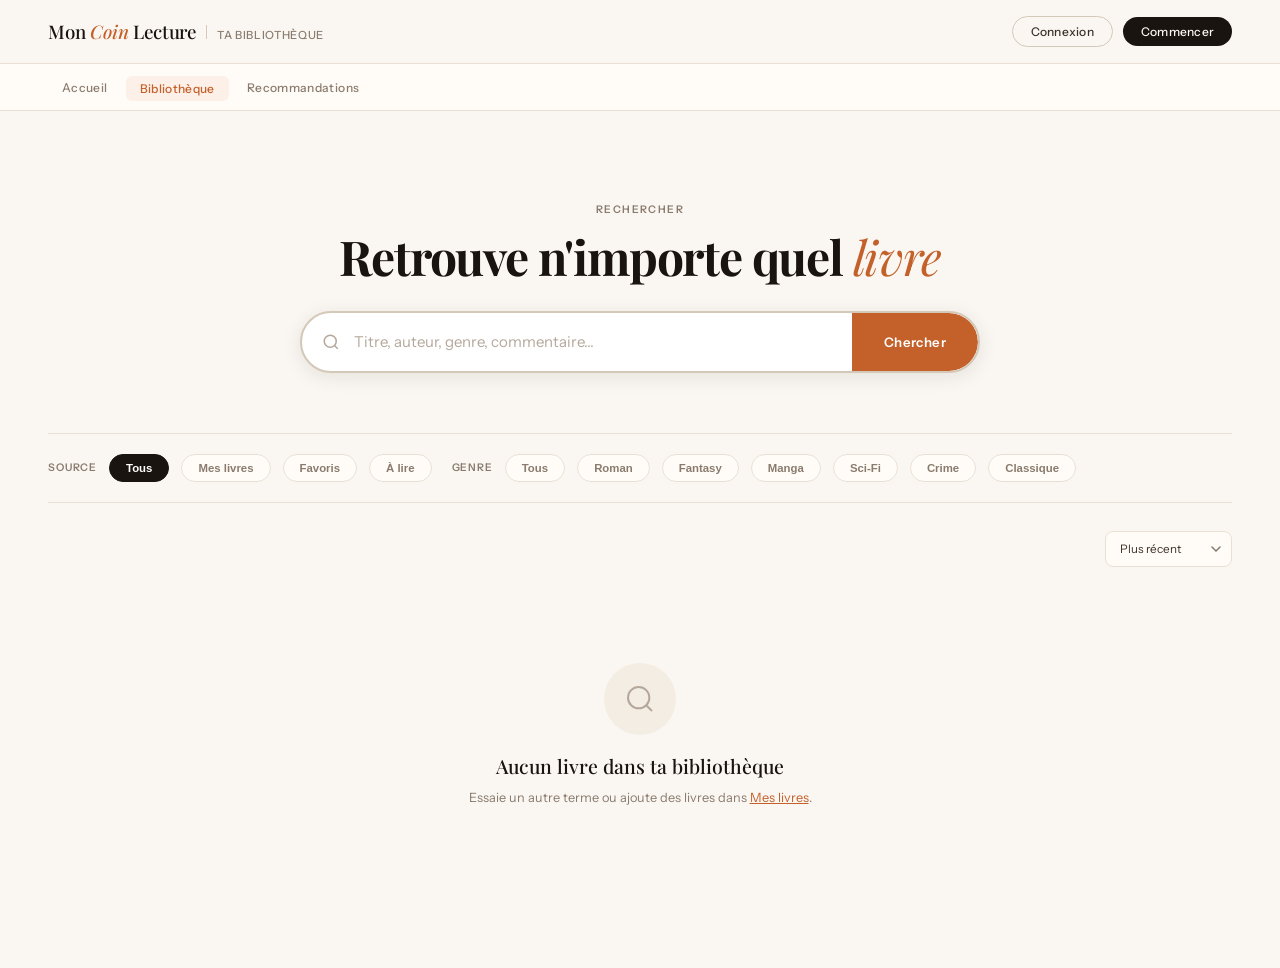
<file: recherche.html>
<!DOCTYPE html>
<html lang="fr">
<head>
  <meta charset="UTF-8"/><meta name="viewport" content="width=device-width, initial-scale=1.0"/>
  <title>Recherche — Mon Coin Lecture</title>
  <link rel="preconnect" href="https://fonts.googleapis.com">
  <link href="https://fonts.googleapis.com/css2?family=Playfair+Display:ital,wght@0,400;0,500;0,700;1,400;1,700&family=Instrument+Sans:wght@300;400;500;600&display=swap" rel="stylesheet">
  <style>
    *,*::before,*::after{box-sizing:border-box;margin:0;padding:0}
    :root{--ink:#1a1410;--ink-soft:#3d322a;--muted:#8a7b6e;--muted-light:#b5a89b;--bg:#faf7f2;--bg-warm:#f3ede3;--bg-card:#fffcf7;--border:#e8e0d4;--border-warm:#d4c8b8;--accent:#c4602a;--accent-light:#fdf0e8;--accent-deep:#9e3e14;--gold:#b8933f;--sage:#5a9e6a;--sage-light:#edf7ef;--lav:#8b6ec4;--lav-light:#f2edfb;--font-serif:'Playfair Display',Georgia,serif;--font-sans:'Instrument Sans',system-ui,sans-serif;--radius:12px;--radius-lg:18px;--shadow-sm:0 1px 4px rgba(26,20,16,0.06);--shadow-md:0 4px 20px rgba(26,20,16,0.09);--shadow-lg:0 12px 48px rgba(26,20,16,0.14)}
    html{font-size:15px;scroll-behavior:smooth}
    body{background:var(--bg);color:var(--ink);font-family:var(--font-sans);-webkit-font-smoothing:antialiased;min-height:100vh}
    .site-header{position:sticky;top:0;z-index:100;background:rgba(250,247,242,0.92);backdrop-filter:blur(12px);border-bottom:1px solid var(--border);display:flex;align-items:center;justify-content:space-between;padding:0 48px;height:64px}
    .logo{display:flex;align-items:baseline;gap:10px}.logo-mark{font-family:var(--font-serif);font-size:1.25rem;font-weight:500;color:var(--ink);letter-spacing:-0.01em}.logo-mark em{font-style:italic;color:var(--accent)}.logo-divider{width:1px;height:14px;background:var(--border-warm)}.logo-sub{font-size:0.75rem;color:var(--muted);letter-spacing:0.06em;text-transform:uppercase;font-weight:500}
    .header-actions{display:flex;align-items:center;gap:10px}
    .header-btn{font-family:var(--font-sans);font-size:0.8rem;font-weight:500;padding:7px 18px;border-radius:99px;cursor:pointer;letter-spacing:0.02em;transition:all 0.18s;border:none}
    .btn-ghost{background:transparent;color:var(--ink-soft);border:1px solid var(--border-warm)}.btn-ghost:hover{background:var(--bg-warm)}.btn-accent{background:var(--ink);color:var(--bg)}.btn-accent:hover{background:var(--ink-soft)}
    .site-nav{border-bottom:1px solid var(--border);background:var(--bg-card)}.nav-inner{max-width:1400px;margin:0 auto;padding:0 48px;display:flex;align-items:center;gap:4px;height:46px}
    .nav-inner a{font-size:0.8rem;font-weight:500;color:var(--muted);text-decoration:none;padding:5px 14px;border-radius:6px;letter-spacing:0.03em;transition:all 0.15s}.nav-inner a:hover{color:var(--ink);background:var(--bg-warm)}.nav-inner a.active{color:var(--accent);background:var(--accent-light)}
    .nav-dropdown{position:relative}.nav-dropdown-menu{display:none;position:absolute;top:calc(100% + 8px);left:0;background:var(--bg-card);border:1px solid var(--border);border-radius:var(--radius);box-shadow:var(--shadow-lg);padding:20px;width:480px;flex-direction:row;z-index:200}.nav-dropdown:hover .nav-dropdown-menu{display:flex}
    .mega-left{flex:1;padding-right:20px;border-right:1px solid var(--border)}.mega-badge{display:inline-block;font-size:0.65rem;font-weight:600;letter-spacing:0.1em;text-transform:uppercase;color:var(--accent);background:var(--accent-light);padding:3px 10px;border-radius:99px;margin-bottom:10px}.mega-heading{font-family:var(--font-serif);font-size:1rem;font-weight:500;color:var(--ink);margin-bottom:8px}.mega-text{font-size:0.78rem;color:var(--muted);line-height:1.55}.mega-links{display:grid;grid-template-columns:1fr 1fr;gap:6px;flex:1.2}.mega-card{display:flex;align-items:center;gap:8px;padding:8px 10px;border-radius:8px;text-decoration:none;transition:background 0.15s}.mega-card:hover{background:var(--bg-warm)}.mega-icon{width:32px;height:32px;border-radius:8px;background:var(--bg-warm);display:flex;align-items:center;justify-content:center;flex-shrink:0;color:var(--accent)}.mega-icon svg{width:15px;height:15px}.mega-card-title{display:block;font-size:0.8rem;font-weight:600;color:var(--ink)}.mega-card-desc{display:block;font-size:0.7rem;color:var(--muted)}

    /* ── PAGE ── */
    .page-wrap{max-width:1320px;margin:0 auto;padding:44px 48px 80px}
    @keyframes fadeUp{from{opacity:0;transform:translateY(16px)}to{opacity:1;transform:translateY(0)}}

    /* HERO SEARCH */
    .search-hero{text-align:center;padding:48px 0 40px;animation:fadeUp 0.5s ease both}
    .search-eyebrow{font-size:0.7rem;font-weight:600;letter-spacing:0.14em;text-transform:uppercase;color:var(--muted);margin-bottom:14px}
    .search-title{font-family:var(--font-serif);font-size:clamp(2rem,4vw,3.2rem);font-weight:700;color:var(--ink);letter-spacing:-0.025em;line-height:1.1;margin-bottom:28px}
    .search-title em{font-style:italic;font-weight:400;color:var(--accent)}

    /* Grande barre de recherche */
    .search-bar-big{
      display:flex;max-width:680px;margin:0 auto 20px;
      border:2px solid var(--border-warm);border-radius:99px;
      background:#fff;box-shadow:var(--shadow-md);overflow:hidden;
      transition:border-color 0.2s,box-shadow 0.2s;
    }
    .search-bar-big:focus-within{border-color:var(--accent);box-shadow:0 0 0 4px rgba(196,96,42,0.12)}
    .search-bar-wrap{flex:1;position:relative}
    .search-bar-icon{position:absolute;left:20px;top:50%;transform:translateY(-50%);color:var(--muted-light);pointer-events:none}
    .search-bar-input{width:100%;height:58px;padding:0 20px 0 52px;border:none;background:transparent;font-family:var(--font-sans);font-size:1rem;color:var(--ink);outline:none}
    .search-bar-input::placeholder{color:var(--muted-light)}
    .search-bar-btn{height:58px;padding:0 32px;background:var(--accent);color:#fff;border:none;font-family:var(--font-sans);font-size:0.88rem;font-weight:600;cursor:pointer;transition:background 0.18s;letter-spacing:0.03em;border-radius:0 99px 99px 0}
    .search-bar-btn:hover{background:var(--accent-deep)}

    /* Tags rapides */
    .search-tags{display:flex;flex-wrap:wrap;justify-content:center;gap:8px;margin-bottom:0}
    .search-tag{font-size:0.75rem;font-weight:500;padding:6px 16px;border-radius:99px;border:1.5px solid var(--border-warm);color:var(--muted);cursor:pointer;transition:all 0.15s;background:transparent}
    .search-tag:hover,.search-tag.active{border-color:var(--accent);color:var(--accent);background:var(--accent-light)}

    /* FILTRES */
    .filters-row{
      display:flex;align-items:center;gap:12px;flex-wrap:wrap;
      padding:20px 0;border-top:1px solid var(--border);border-bottom:1px solid var(--border);
      margin-bottom:28px;animation:fadeUp 0.5s 0.08s ease both;
    }
    .filters-label{font-size:0.7rem;font-weight:600;letter-spacing:0.08em;text-transform:uppercase;color:var(--muted);white-space:nowrap}
    .filter-chip{padding:7px 16px;border-radius:99px;border:1.5px solid var(--border);font-size:0.76rem;font-weight:600;color:var(--muted);cursor:pointer;transition:all 0.15s;background:var(--bg-card)}
    .filter-chip:hover{border-color:var(--border-warm);color:var(--ink)}
    .filter-chip.on{background:var(--ink);border-color:var(--ink);color:#fff}
    .filter-chip.genre-on{background:var(--accent-light);border-color:var(--accent);color:var(--accent)}

    /* RÉSULTATS */
    .results-header{display:flex;align-items:baseline;justify-content:space-between;margin-bottom:16px;animation:fadeUp 0.5s 0.12s ease both}
    .results-count{font-size:0.78rem;color:var(--muted);font-weight:500}
    .results-count strong{color:var(--ink);font-weight:700}
    .sort-select{height:36px;padding:0 32px 0 14px;border:1.5px solid var(--border);border-radius:8px;background:var(--bg-card);font-family:var(--font-sans);font-size:0.78rem;color:var(--ink-soft);outline:none;cursor:pointer;appearance:none;background-image:url("data:image/svg+xml,%3Csvg xmlns='http://www.w3.org/2000/svg' width='10' height='6' fill='none'%3E%3Cpath d='M1 1l4 4 4-4' stroke='%238a7b6e' stroke-width='1.5' stroke-linecap='round'/%3E%3C/svg%3E");background-repeat:no-repeat;background-position:right 10px center;transition:border-color 0.18s}
    .sort-select:focus{border-color:var(--accent)}

    /* GRILLE RÉSULTATS */
    .results-grid{display:grid;grid-template-columns:repeat(auto-fill,minmax(220px,1fr));gap:16px;animation:fadeUp 0.5s 0.16s ease both}
    .result-card{background:var(--bg-card);border:1.5px solid var(--border);border-radius:var(--radius-lg);overflow:hidden;cursor:pointer;transition:transform 0.22s cubic-bezier(0.34,1.56,0.64,1),box-shadow 0.22s;position:relative}
    .result-card:hover{transform:translateY(-5px);box-shadow:var(--shadow-md)}
    .result-cover{height:120px;position:relative;overflow:hidden}
    .result-cover-art{position:absolute;inset:0}
    .result-cover-art::after{content:'';position:absolute;inset:0;background:linear-gradient(0deg,rgba(0,0,0,0.4) 0%,transparent 50%)}
    .result-cover::before{content:'';position:absolute;left:0;top:0;bottom:0;width:11px;background:rgba(0,0,0,0.22);z-index:1}
    .result-cover-init{position:absolute;bottom:10px;left:18px;font-family:var(--font-serif);font-size:1.3rem;font-weight:700;color:rgba(255,255,255,0.85);z-index:2;text-shadow:0 2px 6px rgba(0,0,0,0.3);letter-spacing:-0.02em}
    .result-source-badge{position:absolute;top:8px;right:8px;z-index:2;font-size:0.56rem;font-weight:700;letter-spacing:0.07em;text-transform:uppercase;padding:2px 7px;border-radius:99px}
    .badge-ml{background:var(--accent-light);color:var(--accent);border:1px solid #f0b080}
    .badge-fav{background:#fdf5e0;color:var(--gold);border:1px solid #dfc070}
    .badge-al{background:var(--sage-light);color:var(--sage);border:1px solid #8dd49d}
    .result-body{padding:14px 16px}
    .result-title{font-family:var(--font-serif);font-size:0.9rem;font-weight:500;color:var(--ink);line-height:1.3;margin-bottom:3px;white-space:nowrap;overflow:hidden;text-overflow:ellipsis}
    .result-author{font-size:0.7rem;color:var(--muted);margin-bottom:8px}
    .result-tags{display:flex;gap:6px;flex-wrap:wrap}
    .result-tag{font-size:0.6rem;font-weight:600;letter-spacing:0.05em;text-transform:uppercase;padding:2px 7px;border-radius:99px;background:var(--bg-warm);border:1px solid var(--border);color:var(--muted)}
    .result-stars{display:flex;gap:1px}
    .star-xs{font-size:0.68rem;color:var(--border-warm)}.star-xs.lit{color:var(--gold)}
    /* Actions au hover */
    .result-actions{position:absolute;bottom:14px;right:14px;display:flex;gap:6px;opacity:0;transition:opacity 0.18s}
    .result-card:hover .result-actions{opacity:1}
    .result-btn{width:28px;height:28px;border-radius:8px;border:1.5px solid var(--border);background:#fff;cursor:pointer;display:flex;align-items:center;justify-content:center;transition:all 0.15s}.result-btn:hover{background:var(--bg-warm)}.result-btn svg{width:12px;height:12px;color:var(--muted)}
    /* Couleurs couvertures */
    .cv-roman{background:linear-gradient(145deg,#c84030,#8c1e20)}.cv-fantasy{background:linear-gradient(145deg,#3870c0,#1a4080)}.cv-manga{background:linear-gradient(145deg,#c8a020,#8a6808)}.cv-crime{background:linear-gradient(145deg,#283880,#101840)}.cv-romance{background:linear-gradient(145deg,#c83070,#880028)}.cv-scifi{background:linear-gradient(145deg,#28a8a0,#086860)}.cv-classique{background:linear-gradient(145deg,#9060c0,#481880)}.cv-default{background:linear-gradient(145deg,#8a7b6e,#4a3a2e)}
    /* Empty */
    .empty-state{text-align:center;padding:80px 32px}
    .empty-icon{width:72px;height:72px;background:var(--bg-warm);border-radius:50%;display:flex;align-items:center;justify-content:center;margin:0 auto 18px}.empty-icon svg{width:32px;height:32px;color:var(--muted-light)}
    .empty-title{font-family:var(--font-serif);font-size:1.3rem;font-weight:500;color:var(--ink);margin-bottom:8px}.empty-sub{font-size:0.85rem;color:var(--muted);line-height:1.65}
    @media(max-width:768px){.page-wrap{padding:32px 24px 60px}.site-header,.nav-inner{padding-inline:24px}.results-grid{grid-template-columns:repeat(auto-fill,minmax(160px,1fr))}}
  </style>
</head>
<body>
<header class="site-header">
  <div class="logo"><span class="logo-mark">Mon <em>Coin</em> Lecture</span><div class="logo-divider"></div><span class="logo-sub">Ta bibliothèque</span></div>
  <div class="header-actions"><a href="connexion.html" class="header-btn btn-ghost" style="text-decoration:none">Connexion</a><a href="inscrire.html" class="header-btn btn-accent" style="text-decoration:none">Commencer</a></div>
</header>
<nav class="site-nav">
  <div class="nav-inner">
    <a href="index.html">Accueil</a>
    <div class="nav-dropdown">
      <a href="livres.html" class="active">Bibliothèque</a>
      <div class="nav-dropdown-menu">
        <div class="mega-left"><div class="mega-badge">Explorer</div><h3 class="mega-heading">Ma bibliothèque</h3><p class="mega-text">Retrouve tous tes livres, organise tes envies de lecture, garde tes favoris.</p></div>
        <div class="mega-links">
          <a href="mes-livres.html" class="mega-card"><span class="mega-icon"><svg viewBox="0 0 24 24" fill="none" stroke="currentColor" stroke-width="1.8"><path d="M4 19.5A2.5 2.5 0 0 1 6.5 17H20"/><path d="M6.5 2H20v20H6.5A2.5 2.5 0 0 1 4 19.5v-15A2.5 2.5 0 0 1 6.5 2z"/></svg></span><span><span class="mega-card-title">Mes livres</span><span class="mega-card-desc">Toute ta bibliothèque</span></span></a>
          <a href="favoris.html" class="mega-card"><span class="mega-icon"><svg viewBox="0 0 24 24" fill="none" stroke="currentColor" stroke-width="1.8"><path d="M20.84 4.61a5.5 5.5 0 0 0-7.78 0L12 5.67l-1.06-1.06a5.5 5.5 0 0 0-7.78 7.78l1.06 1.06L12 21.23l7.78-7.78 1.06-1.06a5.5 5.5 0 0 0 0-7.78z"/></svg></span><span><span class="mega-card-title">Favoris</span><span class="mega-card-desc">Tes livres préférés</span></span></a>
          <a href="a-lire.html" class="mega-card"><span class="mega-icon"><svg viewBox="0 0 24 24" fill="none" stroke="currentColor" stroke-width="1.8"><path d="M12 20h9"/><path d="M16.5 3.5a2.121 2.121 0 0 1 3 3L7 19l-4 1 1-4L16.5 3.5z"/></svg></span><span><span class="mega-card-title">À lire</span><span class="mega-card-desc">Ta liste d'envies</span></span></a>
          <a href="recherche.html" class="mega-card" style="background:var(--bg-warm)"><span class="mega-icon"><svg viewBox="0 0 24 24" fill="none" stroke="currentColor" stroke-width="1.8"><circle cx="11" cy="11" r="8"/><path d="m21 21-4.35-4.35"/></svg></span><span><span class="mega-card-title">Recherche</span><span class="mega-card-desc">Titre, auteur, genre</span></span></a>
        </div>
      </div>
    </div>
    <a href="recommandations.html">Recommandations</a>
  </div>
</nav>

<div class="page-wrap">
  <!-- HERO -->
  <div class="search-hero">
    <div class="search-eyebrow">Rechercher</div>
    <h1 class="search-title">Retrouve n'importe quel <em>livre</em></h1>
    <div class="search-bar-big">
      <div class="search-bar-wrap">
        <svg class="search-bar-icon" width="18" height="18" viewBox="0 0 24 24" fill="none" stroke="currentColor" stroke-width="2"><circle cx="11" cy="11" r="8"/><path d="m21 21-4.35-4.35"/></svg>
        <input class="search-bar-input" id="searchMain" type="text" placeholder="Titre, auteur, genre, commentaire…" oninput="render()"/>
      </div>
      <button class="search-bar-btn" onclick="render()">Chercher</button>
    </div>
    <div class="search-tags" id="tagCloud"></div>
  </div>

  <!-- FILTRES -->
  <div class="filters-row">
    <span class="filters-label">Source</span>
    <button class="filter-chip on" data-source="tous" onclick="setSource(this,'tous')">Tous</button>
    <button class="filter-chip" data-source="ml" onclick="setSource(this,'ml')">Mes livres</button>
    <button class="filter-chip" data-source="fav" onclick="setSource(this,'fav')">Favoris</button>
    <button class="filter-chip" data-source="al" onclick="setSource(this,'al')">À lire</button>
    <span class="filters-label" style="margin-left:8px">Genre</span>
    <button class="filter-chip" data-genre="" onclick="setGenre(this,'')">Tous</button>
    <button class="filter-chip" data-genre="roman" onclick="setGenre(this,'roman')">Roman</button>
    <button class="filter-chip" data-genre="fantasy" onclick="setGenre(this,'fantasy')">Fantasy</button>
    <button class="filter-chip" data-genre="manga" onclick="setGenre(this,'manga')">Manga</button>
    <button class="filter-chip" data-genre="scifi" onclick="setGenre(this,'scifi')">Sci-Fi</button>
    <button class="filter-chip" data-genre="crime" onclick="setGenre(this,'crime')">Crime</button>
    <button class="filter-chip" data-genre="classique" onclick="setGenre(this,'classique')">Classique</button>
  </div>

  <!-- RÉSULTATS -->
  <div class="results-header">
    <div class="results-count" id="resultsCount"></div>
    <select class="sort-select" id="sortSelect" onchange="render()">
      <option value="recent">Plus récent</option>
      <option value="alpha">A → Z</option>
      <option value="note">Meilleure note</option>
    </select>
  </div>
  <div class="results-grid" id="resultsGrid"></div>
</div>

<script>
const genreColors = {roman:'cv-roman',fantasy:'cv-fantasy',manga:'cv-manga',crime:'cv-crime',romance:'cv-romance',scifi:'cv-scifi',classique:'cv-classique','':`cv-default`};
const genreNames = {roman:'Roman',fantasy:'Fantasy',manga:'Manga',crime:'Crime',romance:'Romance',scifi:'Sci-Fi',classique:'Classique'};
const statusNames = {lu:'Lu',encours:'En cours',alire:'À lire'};
let currentSource = 'tous', currentGenre = '';

// Agréger tous les livres
function getAllBooks() {
  const ml = (JSON.parse(localStorage.getItem('mcl_books') || '[]')).map(b => ({...b, _src:'ml'}));
  const fav = (JSON.parse(localStorage.getItem('mcl_favoris') || '[]')).map(b => ({...b, _src:'fav'}));
  const al = (JSON.parse(localStorage.getItem('mcl_alire') || '[]')).map(b => ({...b, _src:'al', statut:'alire', note:0}));
  // Dédoublonner par titre+auteur, ml en priorité
  const seen = new Set();
  return [...ml, ...fav, ...al].filter(b => {
    const k = (b.titre+b.auteur).toLowerCase();
    if (seen.has(k)) return false; seen.add(k); return true;
  });
}

function setSource(el, v) {
  document.querySelectorAll('[data-source]').forEach(c => c.classList.remove('on'));
  el.classList.add('on'); currentSource = v; render();
}
function setGenre(el, v) {
  document.querySelectorAll('[data-genre]').forEach(c => c.classList.remove('on','genre-on'));
  el.classList.add(v ? 'genre-on' : 'on'); currentGenre = v; render();
}

function render() {
  const q = document.getElementById('searchMain').value.toLowerCase().trim();
  const sort = document.getElementById('sortSelect').value;
  let books = getAllBooks();

  if (currentSource !== 'tous') books = books.filter(b => b._src === currentSource);
  if (currentGenre) books = books.filter(b => b.genre === currentGenre);
  if (q) books = books.filter(b =>
    b.titre.toLowerCase().includes(q) || b.auteur.toLowerCase().includes(q) ||
    (b.commentaire||'').toLowerCase().includes(q) || (genreNames[b.genre]||'').toLowerCase().includes(q)
  );

  if (sort === 'alpha') books.sort((a,b) => a.titre.localeCompare(b.titre));
  else if (sort === 'note') books.sort((a,b) => (b.note||0) - (a.note||0));

  const count = document.getElementById('resultsCount');
  count.innerHTML = books.length ? `<strong>${books.length}</strong> livre${books.length>1?'s':''} trouvé${books.length>1?'s':''}` : '';

  const grid = document.getElementById('resultsGrid');
  if (!books.length) {
    grid.innerHTML = `<div class="empty-state" style="grid-column:1/-1"><div class="empty-icon"><svg viewBox="0 0 24 24" fill="none" stroke="currentColor" stroke-width="1.5"><circle cx="11" cy="11" r="8"/><path d="m21 21-4.35-4.35"/></svg></div><div class="empty-title">${q ? 'Aucun résultat pour "'+q+'"' : 'Aucun livre dans ta bibliothèque'}</div><div class="empty-sub">Essaie un autre terme ou ajoute des livres dans <a href="mes-livres.html" style="color:var(--accent)">Mes livres</a>.</div></div>`;
    return;
  }

  const badgeMap = {ml:'badge-ml',fav:'badge-fav',al:'badge-al'};
  const badgeLabel = {ml:'Mes livres',fav:'Favori',al:'À lire'};
  grid.innerHTML = books.map(b => {
    const stars = b.note ? Array.from({length:5},(_,i)=>`<span class="star-xs${i<b.note?' lit':''}"">★</span>`).join('') : '';
    const init = b.titre.split(' ').filter(w=>w.length>2).slice(0,2).map(w=>w[0].toUpperCase()).join('') || b.titre.slice(0,2).toUpperCase();
    return `<div class="result-card">
      <div class="result-cover">
        <div class="result-cover-art ${genreColors[b.genre]||'cv-default'}"></div>
        <div class="result-cover-init">${init}</div>
        <span class="result-source-badge ${badgeMap[b._src]}">${badgeLabel[b._src]}</span>
      </div>
      <div class="result-body">
        <div class="result-title">${b.titre}</div>
        <div class="result-author">${b.auteur}</div>
        <div class="result-tags">
          ${b.genre?`<span class="result-tag">${genreNames[b.genre]}</span>`:''}
          ${b.statut?`<span class="result-tag">${statusNames[b.statut]||b.statut}</span>`:''}
        </div>
        ${stars?`<div class="result-stars" style="margin-top:6px">${stars}</div>`:''}
      </div>
    </div>`;
  }).join('');
}

// Tags cloud depuis les livres existants
function buildTags() {
  const books = getAllBooks();
  const genres = [...new Set(books.map(b=>b.genre).filter(Boolean))];
  const tags = document.getElementById('tagCloud');
  tags.innerHTML = genres.map(g => `<button class="search-tag" onclick="quickSearch('${genreNames[g]||g}')">${genreNames[g]||g}</button>`).join('');
}
function quickSearch(q) {
  document.getElementById('searchMain').value = q; render();
}

// URL param ?q=
const urlQ = new URLSearchParams(location.search).get('q');
if (urlQ) { document.getElementById('searchMain').value = urlQ; }

buildTags(); render();
</script>
</body>
</html>
</file>
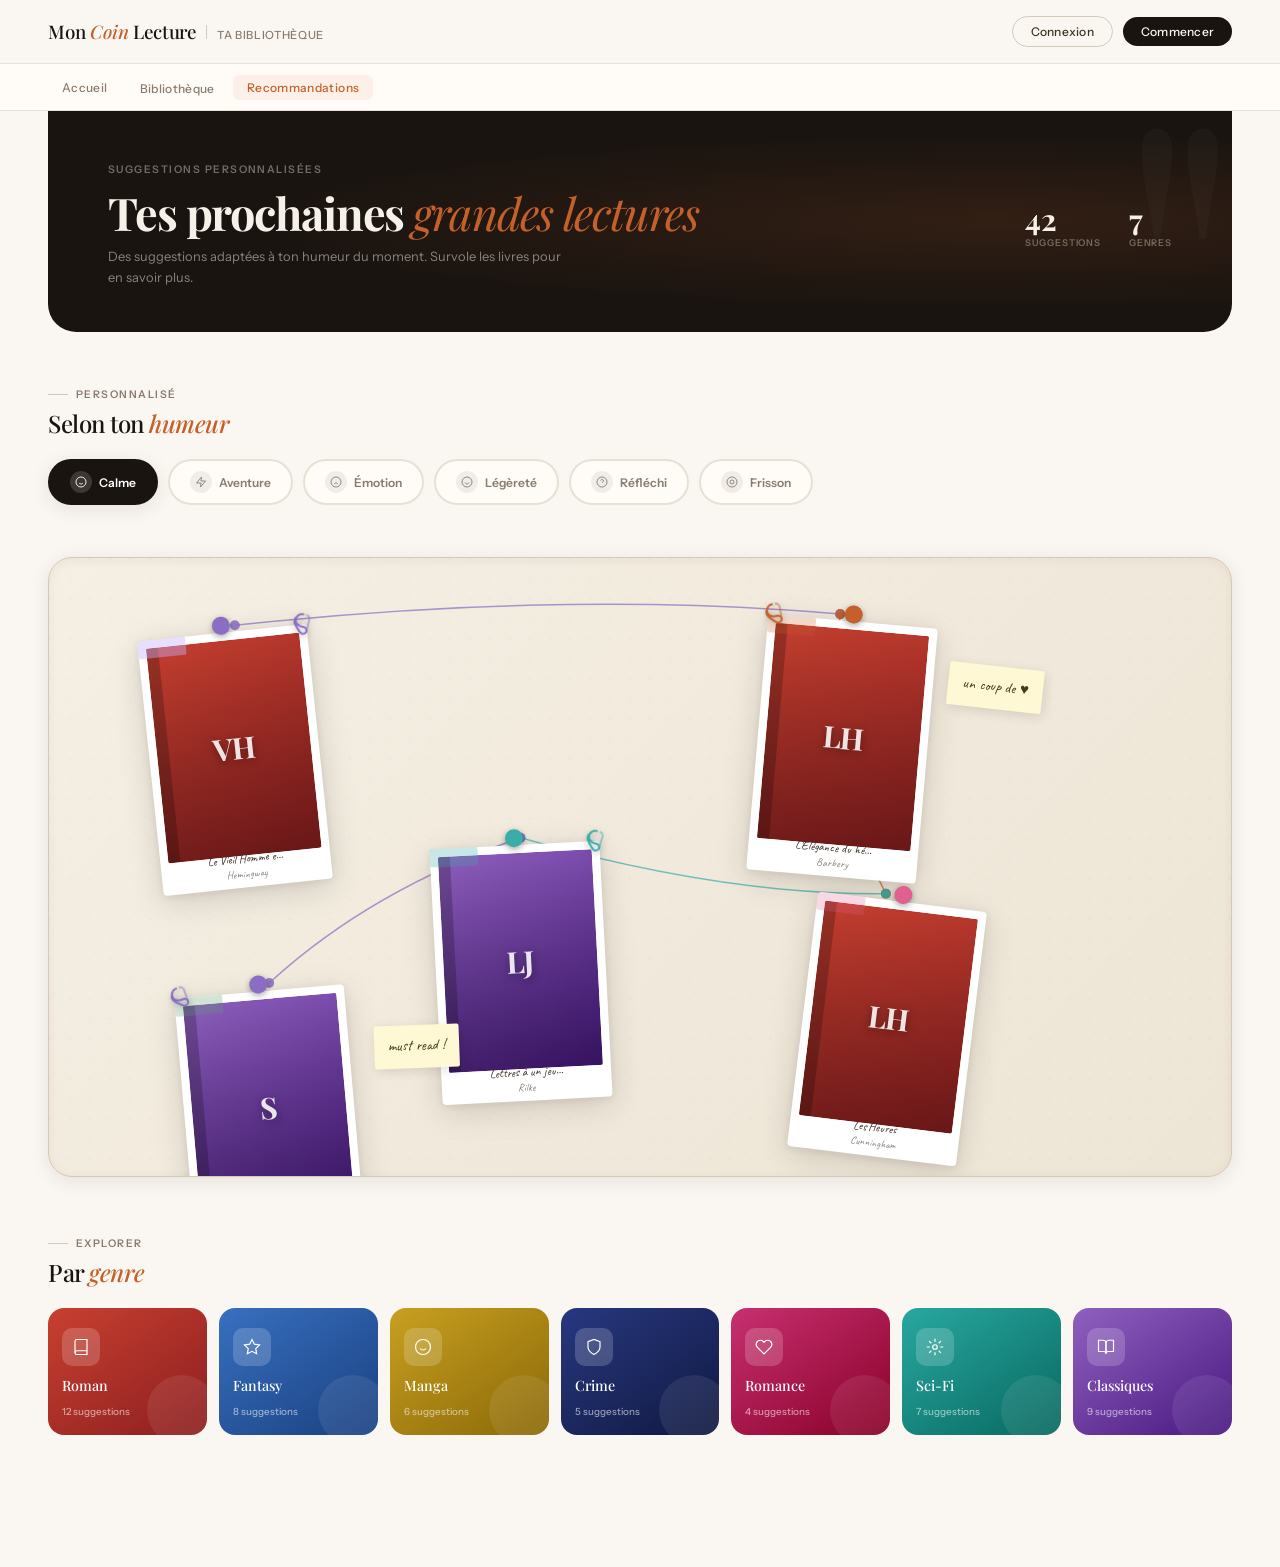
<file: recommandations.html>
<!DOCTYPE html>
<html lang="fr">
<head>
  <meta charset="UTF-8"/><meta name="viewport" content="width=device-width, initial-scale=1.0"/>
  <title>Recommandations — Mon Coin Lecture</title>
  <link rel="preconnect" href="https://fonts.googleapis.com">
  <link href="https://fonts.googleapis.com/css2?family=Playfair+Display:ital,wght@0,400;0,500;0,700;1,400;1,700&family=Instrument+Sans:wght@300;400;500;600&family=Caveat:wght@400;600&display=swap" rel="stylesheet">
  <style>
    *,*::before,*::after{box-sizing:border-box;margin:0;padding:0}
    :root{
      --ink:#1a1410;--ink-soft:#3d322a;--muted:#8a7b6e;--muted-light:#b5a89b;
      --bg:#faf7f2;--bg-warm:#f3ede3;--bg-card:#fffcf7;
      --border:#e8e0d4;--border-warm:#d4c8b8;
      --accent:#c4602a;--accent-light:#fdf0e8;--accent-deep:#9e3e14;
      --gold:#b8933f;--sage:#5a9e6a;--lav:#8b6ec4;--teal:#3aada8;--blush:#e06090;
      --font-serif:'Playfair Display',Georgia,serif;
      --font-sans:'Instrument Sans',system-ui,sans-serif;
      --font-hand:'Caveat',cursive;
      --radius:12px;--radius-lg:18px;
      --shadow-sm:0 1px 4px rgba(26,20,16,0.06);
      --shadow-md:0 4px 20px rgba(26,20,16,0.09);
      --shadow-lg:0 12px 48px rgba(26,20,16,0.14);
      --shadow-card:0 8px 32px rgba(26,20,16,0.15),0 2px 8px rgba(26,20,16,0.08);
    }
    html{font-size:15px;scroll-behavior:smooth}
    body{background:var(--bg);color:var(--ink);font-family:var(--font-sans);-webkit-font-smoothing:antialiased;min-height:100vh}

    /* ── HEADER ── */
    .site-header{position:sticky;top:0;z-index:100;background:rgba(250,247,242,0.92);backdrop-filter:blur(12px);border-bottom:1px solid var(--border);display:flex;align-items:center;justify-content:space-between;padding:0 48px;height:64px}
    .logo{display:flex;align-items:baseline;gap:10px}.logo-mark{font-family:var(--font-serif);font-size:1.25rem;font-weight:500;color:var(--ink);letter-spacing:-0.01em}.logo-mark em{font-style:italic;color:var(--accent)}.logo-divider{width:1px;height:14px;background:var(--border-warm)}.logo-sub{font-size:0.75rem;color:var(--muted);letter-spacing:0.06em;text-transform:uppercase;font-weight:500}
    .header-actions{display:flex;align-items:center;gap:10px}.header-btn{font-family:var(--font-sans);font-size:0.8rem;font-weight:500;padding:7px 18px;border-radius:99px;cursor:pointer;letter-spacing:0.02em;transition:all 0.18s;border:none}.btn-ghost{background:transparent;color:var(--ink-soft);border:1px solid var(--border-warm)}.btn-ghost:hover{background:var(--bg-warm)}.btn-accent{background:var(--ink);color:var(--bg)}.btn-accent:hover{background:var(--ink-soft)}
    .site-nav{border-bottom:1px solid var(--border);background:var(--bg-card)}.nav-inner{max-width:1400px;margin:0 auto;padding:0 48px;display:flex;align-items:center;gap:4px;height:46px}.nav-inner a{font-size:0.8rem;font-weight:500;color:var(--muted);text-decoration:none;padding:5px 14px;border-radius:6px;letter-spacing:0.03em;transition:all 0.15s}.nav-inner a:hover{color:var(--ink);background:var(--bg-warm)}.nav-inner a.active{color:var(--accent);background:var(--accent-light)}
    .nav-dropdown{position:relative}.nav-dropdown-menu{display:none;position:absolute;top:calc(100% + 8px);left:0;background:var(--bg-card);border:1px solid var(--border);border-radius:var(--radius);box-shadow:var(--shadow-lg);padding:20px;width:480px;flex-direction:row;z-index:200}.nav-dropdown:hover .nav-dropdown-menu{display:flex}
    .mega-left{flex:1;padding-right:20px;border-right:1px solid var(--border)}.mega-badge{display:inline-block;font-size:0.65rem;font-weight:600;letter-spacing:0.1em;text-transform:uppercase;color:var(--accent);background:var(--accent-light);padding:3px 10px;border-radius:99px;margin-bottom:10px}.mega-heading{font-family:var(--font-serif);font-size:1rem;font-weight:500;color:var(--ink);margin-bottom:8px}.mega-text{font-size:0.78rem;color:var(--muted);line-height:1.55}.mega-links{display:grid;grid-template-columns:1fr 1fr;gap:6px;flex:1.2}.mega-card{display:flex;align-items:center;gap:8px;padding:8px 10px;border-radius:8px;text-decoration:none;transition:background 0.15s}.mega-card:hover{background:var(--bg-warm)}.mega-icon{width:32px;height:32px;border-radius:8px;background:var(--bg-warm);display:flex;align-items:center;justify-content:center;flex-shrink:0;color:var(--accent)}.mega-icon svg{width:15px;height:15px}.mega-card-title{display:block;font-size:0.8rem;font-weight:600;color:var(--ink)}.mega-card-desc{display:block;font-size:0.7rem;color:var(--muted)}

    /* ══ PAGE ══ */
    .page-wrap{max-width:1400px;margin:0 auto;padding:0 48px 80px}
    @keyframes fadeUp{from{opacity:0;transform:translateY(16px)}to{opacity:1;transform:translateY(0)}}
    @keyframes swing{0%,100%{transform:rotate(-1.5deg)}50%{transform:rotate(1.5deg)}}
    @keyframes floatPin{0%,100%{transform:translateY(0)}50%{transform:translateY(-3px)}}

    /* ── HERO ── */
    .reco-hero{
      background:var(--ink);
      border-radius:0 0 28px 28px;
      padding:52px 60px 44px;
      margin-bottom:56px;
      position:relative;overflow:hidden;
      animation:fadeUp 0.5s ease both;
    }
    .reco-hero::before{content:'"';position:absolute;font-family:var(--font-serif);font-size:28rem;line-height:1;color:rgba(255,255,255,0.022);top:-60px;right:-10px;pointer-events:none}
    .reco-hero::after{content:'';position:absolute;inset:0;background:radial-gradient(ellipse at 80% 50%,rgba(196,96,42,0.14),transparent 55%);pointer-events:none}
    .reco-hero-inner{position:relative;z-index:1;display:grid;grid-template-columns:1fr auto;align-items:center;gap:40px}
    .reco-eyebrow{font-size:0.7rem;font-weight:600;letter-spacing:0.14em;text-transform:uppercase;color:rgba(245,240,232,0.4);margin-bottom:12px}
    .reco-title{font-family:var(--font-serif);font-size:clamp(2rem,4vw,3rem);font-weight:700;color:#f5f0e8;letter-spacing:-0.025em;line-height:1.1;margin-bottom:8px}
    .reco-title em{font-style:italic;font-weight:400;color:var(--accent)}
    .reco-sub{font-size:0.86rem;color:rgba(245,240,232,0.5);line-height:1.65;max-width:460px}
    .reco-stats{display:flex;gap:28px;flex-shrink:0}
    .reco-stat-num{font-family:var(--font-serif);font-size:2rem;font-weight:700;color:#f5f0e8;line-height:1;margin-bottom:3px}
    .reco-stat-label{font-size:0.62rem;font-weight:600;letter-spacing:0.09em;text-transform:uppercase;color:rgba(181,168,155,0.55)}

    /* ── SÉLECTEUR HUMEUR ── */
    .mood-section{margin-bottom:52px;animation:fadeUp 0.4s 0.1s ease both}
    .mood-section-head{margin-bottom:20px}
    .section-eyebrow{font-size:0.7rem;font-weight:600;letter-spacing:0.14em;text-transform:uppercase;color:var(--muted);margin-bottom:6px;display:flex;align-items:center;gap:8px}
    .section-eyebrow::before{content:'';width:20px;height:1.5px;background:var(--border-warm)}
    .section-title{font-family:var(--font-serif);font-size:1.6rem;font-weight:500;color:var(--ink);letter-spacing:-0.02em}
    .section-title em{font-style:italic;color:var(--accent)}

    .mood-row{display:flex;gap:10px;flex-wrap:wrap}
    .mood-chip{
      padding:10px 20px;border-radius:99px;border:2px solid var(--border);
      background:var(--bg-card);font-family:var(--font-sans);font-size:0.8rem;font-weight:600;
      color:var(--muted);cursor:pointer;transition:all 0.2s;
      display:flex;align-items:center;gap:7px;
    }
    .mood-chip:hover{border-color:var(--border-warm);color:var(--ink);background:var(--bg-warm);transform:translateY(-2px)}
    .mood-chip.on{background:var(--ink);border-color:var(--ink);color:#fff;box-shadow:var(--shadow-md)}
    .mood-chip-icon{width:22px;height:22px;border-radius:50%;background:rgba(0,0,0,0.06);display:flex;align-items:center;justify-content:center}
    .mood-chip-icon svg{width:12px;height:12px}
    .mood-chip.on .mood-chip-icon{background:rgba(255,255,255,0.15)}

    /* ══════════════════════════════
       MOOD BOARD — tableau créatif
    ══════════════════════════════ */
    .board-section{
      margin-bottom:60px;
      animation:fadeUp 0.5s 0.15s ease both;
    }

    /* Fond tableau liège / papier */
    .mood-board{
      background: #f5efe4;
      border-radius:24px;
      padding:52px 44px 48px;
      position:relative;
      overflow:hidden;
      min-height:620px;
      /* Texture grain */
      background-image:
        radial-gradient(circle at 1px 1px, rgba(196,150,80,0.06) 1px, transparent 0),
        linear-gradient(135deg,#f5efe4,#ede5d5);
      background-size:20px 20px, 100% 100%;
      border:1.5px solid var(--border-warm);
      box-shadow:inset 0 2px 12px rgba(80,40,10,0.06), var(--shadow-md);
    }

    /* SVG fils connecteurs */
    .board-threads{position:absolute;inset:0;pointer-events:none;z-index:0}

    /* Conteneur positionnel des cartes */
    .board-cards{position:relative;z-index:1;min-height:500px}

    /* CARTE POLAROÏD */
    .pcard{
      position:absolute;
      width:170px;
      cursor:pointer;
      transition:transform 0.35s cubic-bezier(0.34,1.56,0.64,1), box-shadow 0.35s, z-index 0s;
      z-index:2;
    }
    .pcard:hover{z-index:20;transform:var(--pc-rotate) translateY(-14px) scale(1.06) !important}
    .pcard:hover .pcard-inner{box-shadow:0 20px 60px rgba(26,20,16,0.28)}

    .pcard-inner{
      background:#fff;
      border-radius:4px;
      padding:8px 8px 32px;
      box-shadow:var(--shadow-card);
      position:relative;
    }

    /* Zone image du polaroïd */
    .pcard-img{
      width:100%;
      aspect-ratio:2/2.8;
      border-radius:2px;
      overflow:hidden;
      position:relative;
    }
    .pcard-cover{
      position:absolute;inset:0;
      display:flex;align-items:center;justify-content:center;
    }
    .pcard-cover::before{
      content:'';position:absolute;left:0;top:0;bottom:0;width:12px;
      background:rgba(0,0,0,0.22);
    }
    .pcard-cover::after{
      content:'';position:absolute;inset:0;
      background:linear-gradient(180deg,rgba(0,0,0,0.02) 0%,rgba(0,0,0,0.25) 100%);
    }
    .pcard-init{
      font-family:var(--font-serif);font-size:2rem;font-weight:700;
      color:rgba(255,255,255,0.88);text-shadow:0 2px 8px rgba(0,0,0,0.4);
      position:relative;z-index:1;letter-spacing:-0.03em;
    }

    /* Texte en bas du polaroïd (écriture à la main) */
    .pcard-label{
      position:absolute;bottom:6px;left:0;right:0;
      text-align:center;
      font-family:var(--font-hand);
      font-size:0.82rem;
      color:var(--ink-soft);
      line-height:1.2;
      padding:0 6px;
    }

    /* Épingle */
    .pcard-pin{
      position:absolute;top:-16px;left:50%;transform:translateX(-50%);
      width:18px;height:18px;border-radius:50%;
      z-index:3;
      box-shadow:0 2px 6px rgba(0,0,0,0.35);
      animation:floatPin 3s ease-in-out infinite;
    }

    /* Scotch / washi tape */
    .pcard-tape{
      position:absolute;
      width:48px;height:18px;
      border-radius:2px;
      opacity:0.7;
      z-index:3;
    }
    .tape-top{top:-9px;left:50%;transform:translateX(-50%) rotate(-2deg)}
    .tape-tl{top:-9px;left:10px;transform:rotate(-8deg)}
    .tape-tr{top:-9px;right:10px;transform:rotate(6deg)}

    /* Trombone SVG */
    .pcard-clip{
      position:absolute;
      z-index:4;
    }
    .pcard-clip svg{
      width:28px;height:28px;
      filter:drop-shadow(1px 2px 3px rgba(0,0,0,0.25));
    }

    /* Note manuscrite */
    .board-note{
      position:absolute;
      background:#fef9d4;
      border-radius:2px;
      padding:10px 14px 12px;
      box-shadow:2px 3px 12px rgba(0,0,0,0.12);
      font-family:var(--font-hand);
      font-size:1rem;
      color:#4a3a1a;
      line-height:1.4;
      z-index:2;
      transform:rotate(2deg);
      max-width:140px;
    }

    /* Tooltip au hover */
    .pcard-tooltip{
      position:absolute;
      bottom:calc(100% + 12px);
      left:50%;transform:translateX(-50%);
      background:var(--ink);color:#f5f0e8;
      border-radius:10px;padding:12px 14px;
      width:200px;
      box-shadow:var(--shadow-lg);
      opacity:0;pointer-events:none;
      transition:opacity 0.2s,transform 0.2s;
      transform:translateX(-50%) translateY(6px);
      z-index:30;
    }
    .pcard:hover .pcard-tooltip{opacity:1;transform:translateX(-50%) translateY(0)}
    .pcard-tooltip::after{content:'';position:absolute;top:100%;left:50%;transform:translateX(-50%);border:6px solid transparent;border-top-color:var(--ink)}
    .tt-title{font-family:var(--font-serif);font-size:0.88rem;font-weight:500;color:#f5f0e8;margin-bottom:3px}
    .tt-author{font-size:0.7rem;color:var(--muted-light);margin-bottom:6px}
    .tt-desc{font-size:0.72rem;color:rgba(245,240,232,0.6);line-height:1.5;margin-bottom:8px}
    .tt-btn{display:inline-block;padding:4px 12px;background:var(--accent);color:#fff;border-radius:99px;font-size:0.68rem;font-weight:600;cursor:pointer;border:none;font-family:var(--font-sans);transition:background 0.15s}
    .tt-btn:hover{background:var(--accent-deep)}

    /* ── SECTION GENRES ── */
    .genres-section{margin-bottom:52px;animation:fadeUp 0.5s 0.2s ease both}
    .genre-row{display:grid;grid-template-columns:repeat(7,1fr);gap:12px}
    .genre-tile{
      border-radius:16px;padding:20px 14px 18px;
      cursor:pointer;transition:transform 0.22s,box-shadow 0.22s;
      text-decoration:none;display:flex;flex-direction:column;gap:10px;
      position:relative;overflow:hidden;
    }
    .genre-tile:hover{transform:translateY(-5px);box-shadow:var(--shadow-md)}
    .genre-tile::before{content:'';position:absolute;bottom:-10px;right:-10px;width:70px;height:70px;border-radius:50%;background:rgba(255,255,255,0.08);pointer-events:none}
    .genre-tile-icon{width:38px;height:38px;border-radius:10px;background:rgba(255,255,255,0.18);display:flex;align-items:center;justify-content:center}
    .genre-tile-icon svg{width:18px;height:18px;color:#fff}
    .genre-tile-name{font-family:var(--font-serif);font-size:0.95rem;font-weight:500;color:#fff}
    .genre-tile-count{font-size:0.66rem;color:rgba(255,255,255,0.55);font-weight:500}
    .gt-roman{background:linear-gradient(145deg,#c84030,#8c1e20)}.gt-fantasy{background:linear-gradient(145deg,#3870c0,#1a4080)}.gt-manga{background:linear-gradient(145deg,#c8a020,#8a6808)}.gt-crime{background:linear-gradient(145deg,#283880,#101840)}.gt-romance{background:linear-gradient(145deg,#c83070,#880028)}.gt-scifi{background:linear-gradient(145deg,#28a8a0,#086860)}.gt-classique{background:linear-gradient(145deg,#9060c0,#481880)}

    /* TOAST */
    .toast{position:fixed;bottom:28px;left:50%;transform:translateX(-50%) translateY(80px);background:var(--ink);color:#f5f0e8;padding:12px 22px;border-radius:99px;font-size:0.82rem;font-weight:500;box-shadow:var(--shadow-lg);z-index:999;transition:transform 0.3s cubic-bezier(0.34,1.56,0.64,1),opacity 0.3s;opacity:0;white-space:nowrap;display:flex;align-items:center;gap:8px}.toast.show{transform:translateX(-50%) translateY(0);opacity:1}.toast svg{width:14px;height:14px;color:var(--sage)}

    /* Couleurs couvertures */
    .cv-roman{background:linear-gradient(155deg,#c84030,#8c1e20)}.cv-fantasy{background:linear-gradient(155deg,#3870c0,#1a4080)}.cv-manga{background:linear-gradient(155deg,#c8a020,#8a6808)}.cv-crime{background:linear-gradient(155deg,#283880,#101840)}.cv-romance{background:linear-gradient(155deg,#c83070,#880028)}.cv-scifi{background:linear-gradient(155deg,#28a8a0,#086860)}.cv-classique{background:linear-gradient(155deg,#9060c0,#481880)}

    @media(max-width:1100px){.genre-row{grid-template-columns:repeat(4,1fr)}.reco-hero-inner{grid-template-columns:1fr}}
    @media(max-width:768px){.page-wrap{padding:0 24px 60px}.site-header,.nav-inner{padding-inline:24px}.reco-hero{padding:40px 28px}.genre-row{grid-template-columns:repeat(3,1fr)}.mood-board{padding:32px 20px}.pcard{width:140px}}
  </style>
</head>
<body>

<header class="site-header">
  <div class="logo"><span class="logo-mark">Mon <em>Coin</em> Lecture</span><div class="logo-divider"></div><span class="logo-sub">Ta bibliothèque</span></div>
  <div class="header-actions"><a href="connexion.html" class="header-btn btn-ghost" style="text-decoration:none">Connexion</a><a href="inscrire.html" class="header-btn btn-accent" style="text-decoration:none">Commencer</a></div>
</header>
<nav class="site-nav">
  <div class="nav-inner">
    <a href="index.html">Accueil</a>
    <div class="nav-dropdown">
      <a href="livres.html">Bibliothèque</a>
      <div class="nav-dropdown-menu">
        <div class="mega-left"><div class="mega-badge">Explorer</div><h3 class="mega-heading">Ma bibliothèque</h3><p class="mega-text">Retrouve tous tes livres, organise tes envies de lecture.</p></div>
        <div class="mega-links">
          <a href="mes-livres.html" class="mega-card"><span class="mega-icon"><svg viewBox="0 0 24 24" fill="none" stroke="currentColor" stroke-width="1.8"><path d="M4 19.5A2.5 2.5 0 0 1 6.5 17H20"/><path d="M6.5 2H20v20H6.5A2.5 2.5 0 0 1 4 19.5v-15A2.5 2.5 0 0 1 6.5 2z"/></svg></span><span><span class="mega-card-title">Mes livres</span><span class="mega-card-desc">Toute ta bibliothèque</span></span></a>
          <a href="favoris.html" class="mega-card"><span class="mega-icon"><svg viewBox="0 0 24 24" fill="none" stroke="currentColor" stroke-width="1.8"><path d="M20.84 4.61a5.5 5.5 0 0 0-7.78 0L12 5.67l-1.06-1.06a5.5 5.5 0 0 0-7.78 7.78l1.06 1.06L12 21.23l7.78-7.78 1.06-1.06a5.5 5.5 0 0 0 0-7.78z"/></svg></span><span><span class="mega-card-title">Favoris</span><span class="mega-card-desc">Tes livres préférés</span></span></a>
          <a href="a-lire.html" class="mega-card"><span class="mega-icon"><svg viewBox="0 0 24 24" fill="none" stroke="currentColor" stroke-width="1.8"><path d="M12 20h9"/><path d="M16.5 3.5a2.121 2.121 0 0 1 3 3L7 19l-4 1 1-4L16.5 3.5z"/></svg></span><span><span class="mega-card-title">À lire</span><span class="mega-card-desc">Ta liste d'envies</span></span></a>
          <a href="recherche.html" class="mega-card"><span class="mega-icon"><svg viewBox="0 0 24 24" fill="none" stroke="currentColor" stroke-width="1.8"><circle cx="11" cy="11" r="8"/><path d="m21 21-4.35-4.35"/></svg></span><span><span class="mega-card-title">Recherche</span><span class="mega-card-desc">Titre, auteur, genre</span></span></a>
        </div>
      </div>
    </div>
    <a href="recommandations.html" class="active">Recommandations</a>
  </div>
</nav>

<div class="page-wrap">

  <!-- HERO -->
  <div class="reco-hero">
    <div class="reco-hero-inner">
      <div>
        <div class="reco-eyebrow">Suggestions personnalisées</div>
        <h1 class="reco-title">Tes prochaines <em>grandes lectures</em></h1>
        <p class="reco-sub">Des suggestions adaptées à ton humeur du moment. Survole les livres pour en savoir plus.</p>
      </div>
      <div class="reco-stats">
        <div><div class="reco-stat-num">42</div><div class="reco-stat-label">Suggestions</div></div>
        <div><div class="reco-stat-num">7</div><div class="reco-stat-label">Genres</div></div>
      </div>
    </div>
  </div>

  <!-- SÉLECTEUR HUMEUR -->
  <div class="mood-section">
    <div class="mood-section-head">
      <div class="section-eyebrow">Personnalisé</div>
      <div class="section-title">Selon ton <em>humeur</em></div>
    </div>
    <div class="mood-row">
      <button class="mood-chip on" data-m="calme" onclick="setMood(this,'calme')"><span class="mood-chip-icon"><svg viewBox="0 0 24 24" fill="none" stroke="currentColor" stroke-width="1.8"><circle cx="12" cy="12" r="10"/><path d="M8 14s1.5 2 4 2 4-2 4-2"/><line x1="9" y1="9" x2="9.01" y2="9"/><line x1="15" y1="9" x2="15.01" y2="9"/></svg></span>Calme</button>
      <button class="mood-chip" data-m="aventure" onclick="setMood(this,'aventure')"><span class="mood-chip-icon"><svg viewBox="0 0 24 24" fill="none" stroke="currentColor" stroke-width="1.8"><polygon points="13 2 3 14 12 14 11 22 21 10 12 10 13 2"/></svg></span>Aventure</button>
      <button class="mood-chip" data-m="emotion" onclick="setMood(this,'emotion')"><span class="mood-chip-icon"><svg viewBox="0 0 24 24" fill="none" stroke="currentColor" stroke-width="1.8"><circle cx="12" cy="12" r="10"/><path d="M16 16s-1.5-2-4-2-4 2-4 2"/><line x1="9" y1="9" x2="9.01" y2="9"/><line x1="15" y1="9" x2="15.01" y2="9"/></svg></span>Émotion</button>
      <button class="mood-chip" data-m="legerete" onclick="setMood(this,'legerete')"><span class="mood-chip-icon"><svg viewBox="0 0 24 24" fill="none" stroke="currentColor" stroke-width="1.8"><circle cx="12" cy="12" r="10"/><path d="M8 13s1.5 3 4 3 4-3 4-3"/><line x1="9" y1="9" x2="9.01" y2="9"/><line x1="15" y1="9" x2="15.01" y2="9"/></svg></span>Légèreté</button>
      <button class="mood-chip" data-m="reflexion" onclick="setMood(this,'reflexion')"><span class="mood-chip-icon"><svg viewBox="0 0 24 24" fill="none" stroke="currentColor" stroke-width="1.8"><path d="M9.09 9a3 3 0 0 1 5.83 1c0 2-3 3-3 3"/><line x1="12" y1="17" x2="12.01" y2="17"/><circle cx="12" cy="12" r="10"/></svg></span>Réfléchi</button>
      <button class="mood-chip" data-m="frisson" onclick="setMood(this,'frisson')"><span class="mood-chip-icon"><svg viewBox="0 0 24 24" fill="none" stroke="currentColor" stroke-width="1.8"><circle cx="12" cy="12" r="10"/><circle cx="12" cy="12" r="4"/></svg></span>Frisson</button>
    </div>
  </div>

  <!-- MOOD BOARD -->
  <div class="board-section">
    <div class="mood-board" id="moodBoard">

      <!-- Fils SVG connecteurs — DERRIÈRE les cartes -->
      <svg class="board-threads" id="boardThreads" viewBox="0 0 900 620" preserveAspectRatio="none">
      </svg>

      <!-- Les cartes sont injectées ici par JS -->
      <div class="board-cards" id="boardCards"></div>

    </div>
  </div>

  <!-- PAR GENRE -->
  <div class="genres-section">
    <div style="margin-bottom:20px">
      <div class="section-eyebrow">Explorer</div>
      <div class="section-title">Par <em>genre</em></div>
    </div>
    <div class="genre-row">
      <a href="recherche.html?q=Roman" class="genre-tile gt-roman"><div class="genre-tile-icon"><svg viewBox="0 0 24 24" fill="none" stroke="currentColor" stroke-width="1.6"><path d="M4 19.5A2.5 2.5 0 0 1 6.5 17H20"/><path d="M6.5 2H20v20H6.5A2.5 2.5 0 0 1 4 19.5v-15A2.5 2.5 0 0 1 6.5 2z"/></svg></div><div class="genre-tile-name">Roman</div><div class="genre-tile-count">12 suggestions</div></a>
      <a href="recherche.html?q=Fantasy" class="genre-tile gt-fantasy"><div class="genre-tile-icon"><svg viewBox="0 0 24 24" fill="none" stroke="currentColor" stroke-width="1.6"><polygon points="12 2 15.09 8.26 22 9.27 17 14.14 18.18 21.02 12 17.77 5.82 21.02 7 14.14 2 9.27 8.91 8.26 12 2"/></svg></div><div class="genre-tile-name">Fantasy</div><div class="genre-tile-count">8 suggestions</div></a>
      <a href="recherche.html?q=Manga" class="genre-tile gt-manga"><div class="genre-tile-icon"><svg viewBox="0 0 24 24" fill="none" stroke="currentColor" stroke-width="1.6"><circle cx="12" cy="12" r="10"/><path d="M8 14s1.5 2 4 2 4-2 4-2"/></svg></div><div class="genre-tile-name">Manga</div><div class="genre-tile-count">6 suggestions</div></a>
      <a href="recherche.html?q=Crime" class="genre-tile gt-crime"><div class="genre-tile-icon"><svg viewBox="0 0 24 24" fill="none" stroke="currentColor" stroke-width="1.6"><path d="M12 22s8-4 8-10V5l-8-3-8 3v7c0 6 8 10 8 10z"/></svg></div><div class="genre-tile-name">Crime</div><div class="genre-tile-count">5 suggestions</div></a>
      <a href="recherche.html?q=Romance" class="genre-tile gt-romance"><div class="genre-tile-icon"><svg viewBox="0 0 24 24" fill="none" stroke="currentColor" stroke-width="1.6"><path d="M20.84 4.61a5.5 5.5 0 0 0-7.78 0L12 5.67l-1.06-1.06a5.5 5.5 0 0 0-7.78 7.78l1.06 1.06L12 21.23l7.78-7.78 1.06-1.06a5.5 5.5 0 0 0 0-7.78z"/></svg></div><div class="genre-tile-name">Romance</div><div class="genre-tile-count">4 suggestions</div></a>
      <a href="recherche.html?q=Sci-Fi" class="genre-tile gt-scifi"><div class="genre-tile-icon"><svg viewBox="0 0 24 24" fill="none" stroke="currentColor" stroke-width="1.6"><circle cx="12" cy="12" r="3"/><path d="M12 1v4M12 19v4M4.22 4.22l2.83 2.83M16.95 16.95l2.83 2.83M1 12h4M19 12h4M4.22 19.78l2.83-2.83M16.95 7.05l2.83-2.83"/></svg></div><div class="genre-tile-name">Sci-Fi</div><div class="genre-tile-count">7 suggestions</div></a>
      <a href="recherche.html?q=Classiques" class="genre-tile gt-classique"><div class="genre-tile-icon"><svg viewBox="0 0 24 24" fill="none" stroke="currentColor" stroke-width="1.6"><path d="M2 3h6a4 4 0 0 1 4 4v14a3 3 0 0 0-3-3H2z"/><path d="M22 3h-6a4 4 0 0 0-4 4v14a3 3 0 0 1 3-3h7z"/></svg></div><div class="genre-tile-name">Classiques</div><div class="genre-tile-count">9 suggestions</div></a>
    </div>
  </div>

</div>

<div class="toast" id="toast"><svg viewBox="0 0 24 24" fill="none" stroke="currentColor" stroke-width="2.2"><path d="M20 6L9 17l-5-5"/></svg><span id="toastMsg"></span></div>

<script>
const moodData = {
  calme:[
    {titre:"Le Vieil Homme et la Mer",auteur:"Hemingway",genre:"roman",desc:"Contemplatif, sur la solitude et la mer.",tag:"Paisible"},
    {titre:"L'Élégance du hérisson",auteur:"Muriel Barbery",genre:"roman",desc:"Doux et philosophique.",tag:"Poétique"},
    {titre:"Lettres à un jeune poète",auteur:"Rilke",genre:"classique",desc:"Des lettres lumineuses sur la création.",tag:"Intime"},
    {titre:"Les Heures",auteur:"Michael Cunningham",genre:"roman",desc:"Trois femmes, trois époques, une mélodie.",tag:"Délicat"},
    {titre:"Siddhartha",auteur:"Herman Hesse",genre:"classique",desc:"Un voyage spirituel au cœur de l'Inde.",tag:"Sage"},
  ],
  aventure:[
    {titre:"Le Seigneur des Anneaux",auteur:"J.R.R. Tolkien",genre:"fantasy",desc:"Une épopée grandiose et inoubliable.",tag:"Épique"},
    {titre:"Dune",auteur:"Frank Herbert",genre:"scifi",desc:"L'univers de SF le plus riche jamais construit.",tag:"Immersif"},
    {titre:"L'Appel de la forêt",auteur:"Jack London",genre:"roman",desc:"Un récit d'aventure sauvage.",tag:"Puissant"},
    {titre:"Eragon",auteur:"Christopher Paolini",genre:"fantasy",desc:"Dragons et magie dans un monde épique.",tag:"Haletant"},
    {titre:"L'Île au trésor",auteur:"Stevenson",genre:"classique",desc:"Pirates, cartes et trésors cachés.",tag:"Classique"},
  ],
  emotion:[
    {titre:"Les Fleurs pour Algernon",auteur:"Daniel Keyes",genre:"scifi",desc:"Bouleversant, sur l'intelligence et l'amour.",tag:"Déchirant"},
    {titre:"La Voleuse de livres",auteur:"Markus Zusak",genre:"roman",desc:"L'Allemagne nazie vue par la Mort.",tag:"Poignant"},
    {titre:"Un monstre me appelle",auteur:"Patrick Ness",genre:"roman",desc:"La perte et le deuil vus par un enfant.",tag:"Bouleversant"},
    {titre:"Mémoires d'une geisha",auteur:"Arthur Golden",genre:"roman",desc:"Poétique et sensible, un chef-d'œuvre.",tag:"Magnifique"},
    {titre:"Norwegian Wood",auteur:"Murakami",genre:"roman",desc:"Mélancolie, amour et perte de l'innocence.",tag:"Nostalgique"},
  ],
  legerete:[
    {titre:"Le Petit Prince",auteur:"Saint-Exupéry",genre:"classique",desc:"Une fable douce pleine de sagesse.",tag:"Tendre"},
    {titre:"Good Omens",auteur:"Pratchett & Gaiman",genre:"fantasy",desc:"Drôle, absurde et brillant.",tag:"Hilarant"},
    {titre:"La Princesse de Montpensier",auteur:"Mme de Lafayette",genre:"classique",desc:"Court et élégant, un bijou.",tag:"Raffiné"},
    {titre:"Bridget Jones",auteur:"Helen Fielding",genre:"romance",desc:"Hilarant et touchant à la fois.",tag:"Fun"},
    {titre:"Terry Pratchett Disc.",auteur:"Terry Pratchett",genre:"fantasy",desc:"L'humour britannique au meilleur.",tag:"Irrésistible"},
  ],
  reflexion:[
    {titre:"L'Étranger",auteur:"Albert Camus",genre:"classique",desc:"Court et profond, sur l'absurde.",tag:"Philosophique"},
    {titre:"1984",auteur:"George Orwell",genre:"scifi",desc:"Visionnaire et terriblement actuel.",tag:"Essentiel"},
    {titre:"Le Meilleur des mondes",auteur:"Huxley",genre:"scifi",desc:"Dystopie troublante.",tag:"Prophétique"},
    {titre:"Sapiens",auteur:"Yuval Noah Harari",genre:"roman",desc:"L'histoire de l'humanité revisitée.",tag:"Fascinant"},
    {titre:"Crime et Châtiment",auteur:"Dostoïevski",genre:"classique",desc:"La culpabilité et la rédemption.",tag:"Intense"},
  ],
  frisson:[
    {titre:"Shining",auteur:"Stephen King",genre:"crime",desc:"Un huis clos terrifiant.",tag:"Glaçant"},
    {titre:"Millenium T.1",auteur:"Stieg Larsson",genre:"crime",desc:"Thriller nordique haletant.",tag:"Addictif"},
    {titre:"Le Nom de la rose",auteur:"Umberto Eco",genre:"crime",desc:"Mystère médiéval fascinant.",tag:"Envoûtant"},
    {titre:"Rebecca",auteur:"Daphne du Maurier",genre:"romance",desc:"Gothique, mystérieux, captivant.",tag:"Envoûtant"},
    {titre:"L'Exorciste",auteur:"William Peter Blatty",genre:"crime",desc:"Le roman d'horreur par excellence.",tag:"Terrifiant"},
  ]
};

const genreColors={roman:'cv-roman',fantasy:'cv-fantasy',manga:'cv-manga',crime:'cv-crime',romance:'cv-romance',scifi:'cv-scifi',classique:'cv-classique'};
const pinColors=['#8b6ec4','#c4602a','#3aada8','#e06090','#5a9e6a','#b8933f'];
const tapeColors=['rgba(200,180,255,0.6)','rgba(196,96,42,0.35)','rgba(58,173,168,0.4)','rgba(224,96,144,0.35)','rgba(90,158,106,0.4)'];
const clipColors=['#8b6ec4','#c4602a','#3aada8','#e06090'];

// Positions relatives en % du board pour 5 cartes — dispersées naturellement
const positions = [
  {x:5,  y:4,  rot:-6,  pin:0, tape:'top',   clip:'tr', note:null},
  {x:58, y:2,  rot:5,   pin:1, tape:'tl',    clip:'tl', note:"un coup de ♥"},
  {x:30, y:42, rot:-3,  pin:2, tape:'top',   clip:'tr', note:null},
  {x:62, y:52, rot:7,   pin:3, tape:'tl',    clip:null, note:null},
  {x:8,  y:68, rot:-5,  pin:0, tape:'tr',    clip:'tl', note:"must read !"},
];

// Points de connexion pour les fils (centre de chaque carte %)
// On trace des fils entre certaines cartes
const threads = [
  {from:0, to:1, color:'#8b6ec4', width:1.5},
  {from:1, to:3, color:'#c4602a', width:1.5},
  {from:2, to:3, color:'#3aada8', width:1.5},
  {from:2, to:4, color:'#8b6ec4', width:1.5},
];

let currentMood = 'calme';

function setMood(el, m) {
  document.querySelectorAll('.mood-chip').forEach(c=>c.classList.remove('on'));
  el.classList.add('on'); currentMood = m; renderBoard();
}

function initials(t) {
  return t.split(' ').filter(w=>w.length>2).slice(0,2).map(w=>w[0].toUpperCase()).join('')||t.slice(0,2).toUpperCase();
}

// SVG trombone
function clipSVG(color) {
  return `<svg viewBox="0 0 32 32" fill="none" xmlns="http://www.w3.org/2000/svg">
    <path d="M16 4C12 4 9 7 9 11C9 15 12 18 16 18L20 18C22 18 24 20 24 22C24 24 22 26 20 26C18 26 17 25 16 24L10 18C7 15 7 11 10 8" stroke="${color}" stroke-width="2.2" stroke-linecap="round" fill="none"/>
    <path d="M20 4C22 4 24 6 24 8L24 22" stroke="${color}" stroke-width="2.2" stroke-linecap="round" fill="none" opacity="0.5"/>
  </svg>`;
}

function renderBoard() {
  const books = moodData[currentMood] || [];
  const board = document.getElementById('boardCards');
  const boardEl = document.getElementById('moodBoard');
  const W = boardEl.offsetWidth || 900;
  const H = Math.max(boardEl.offsetHeight, 620);
  const cardW = 170;

  board.innerHTML = '';

  books.slice(0,5).forEach((b, i) => {
    const pos = positions[i];
    const left = Math.min(pos.x / 100 * (W - 40) , W - cardW - 20);
    const top = pos.y / 100 * (H - 60);
    const pin = pinColors[pos.pin % pinColors.length];
    const tape = tapeColors[i % tapeColors.length];
    const clipColor = clipColors[i % clipColors.length];
    const init = initials(b.titre);
    const cvCls = genreColors[b.genre] || 'cv-roman';

    // Clip position
    let clipStyle = '';
    if (pos.clip === 'tr') clipStyle = 'top:-14px;right:-8px;transform:rotate(20deg)';
    else if (pos.clip === 'tl') clipStyle = 'top:-14px;left:-8px;transform:rotate(-15deg)';

    const noteHtml = pos.note ? `<div class="board-note" style="right:-${Math.random()>0.5?110:100}px;top:${20+Math.random()*30}px;transform:rotate(${-2+Math.random()*5}deg)">${pos.note}</div>` : '';

    const card = document.createElement('div');
    card.className = 'pcard';
    card.style.cssText = `left:${left}px;top:${top}px;transform:rotate(${pos.rot}deg);--pc-rotate:rotate(${pos.rot}deg)`;
    card.innerHTML = `
      <div class="pcard-pin" style="background:${pin}"></div>
      <div class="pcard-tape ${pos.tape}" style="background:${tape}"></div>
      ${pos.clip ? `<div class="pcard-clip" style="${clipStyle}">${clipSVG(clipColor)}</div>` : ''}
      <div class="pcard-inner">
        <div class="pcard-img">
          <div class="pcard-cover ${cvCls}">
            <span class="pcard-init">${init}</span>
          </div>
        </div>
        <div class="pcard-label">${b.titre.length > 18 ? b.titre.slice(0,16)+'…' : b.titre}<br><span style="font-size:0.72rem;opacity:0.6">${b.auteur.split(' ').pop()}</span></div>
      </div>
      ${noteHtml}
      <div class="pcard-tooltip">
        <div class="tt-title">${b.titre}</div>
        <div class="tt-author">${b.auteur}</div>
        <div class="tt-desc">${b.desc}</div>
        <button class="tt-btn" onclick="event.stopPropagation();addToList('${b.titre.replace(/'/g,"\\'")}','${b.auteur.replace(/'/g,"\\'")}','${b.genre}')">+ Ajouter à ma liste</button>
      </div>
    `;
    board.appendChild(card);
  });

  // Dessiner les fils après rendu
  requestAnimationFrame(() => drawThreads(books.slice(0,5)));
}

function drawThreads(books) {
  const svg = document.getElementById('boardThreads');
  const boardEl = document.getElementById('moodBoard');
  const W = boardEl.offsetWidth || 900;
  const H = Math.max(boardEl.offsetHeight, 620);
  const cardW = 170;

  // Les fils partent du CENTRE DE L'ÉPINGLE (en haut au centre de chaque carte)
  // L'épingle est à top:-16px, left=50% de la carte → y = top de la carte - 16px + 9px (rayon)
  // padding du board : 52px top, 44px left
  // Même calcul exact que dans renderBoard pour aligner parfaitement
  const boardPad = {top: 52, left: 44}; // padding du .mood-board
  const pinPoints = positions.slice(0, books.length).map(pos => {
    const left = Math.min(pos.x / 100 * (W - 40), W - cardW - 20);
    const top  = pos.y / 100 * (H - 60);
    return {
      x: boardPad.left + left + cardW / 2,  // centre de l'épingle horizontalement
      y: boardPad.top  + top - 7,           // centre de l'épingle (au-dessus de la carte)
    };
  });

  svg.setAttribute('viewBox', `0 0 ${W} ${H}`);
  let paths = '';

  // Graine fixe pour que les courbes ne changent pas à chaque render
  const offsets = [
    {mx:30,  my:-30},
    {mx:-40, my:20},
    {mx:20,  my:30},
    {mx:-25, my:-20},
  ];

  threads.forEach((t, i) => {
    if (t.from < pinPoints.length && t.to < pinPoints.length) {
      const a = pinPoints[t.from];
      const b = pinPoints[t.to];
      const off = offsets[i % offsets.length];
      const mx = (a.x + b.x) / 2 + off.mx;
      const my = (a.y + b.y) / 2 + off.my;
      // Fil qui part de l'épingle A et arrive à l'épingle B
      paths += `<path d="M${a.x.toFixed(1)},${a.y.toFixed(1)} Q${mx.toFixed(1)},${my.toFixed(1)} ${b.x.toFixed(1)},${b.y.toFixed(1)}" stroke="${t.color}" stroke-width="${t.width}" fill="none" opacity="0.7"/>`;
      // Point de départ (épingle A visible)
      paths += `<circle cx="${a.x.toFixed(1)}" cy="${a.y.toFixed(1)}" r="5" fill="${t.color}" opacity="0.85"/>`;
      // Point d'arrivée (épingle B)
      paths += `<circle cx="${b.x.toFixed(1)}" cy="${b.y.toFixed(1)}" r="5" fill="${t.color}" opacity="0.85"/>`;
    }
  });
  svg.innerHTML = paths;
}

function addToList(titre, auteur, genre) {
  const al = JSON.parse(localStorage.getItem('mcl_alire')||'[]');
  al.unshift({id:Date.now(),titre,auteur,genre,priorite:'normale',date:new Date().toLocaleDateString('fr-FR')});
  localStorage.setItem('mcl_alire',JSON.stringify(al));
  showToast('Ajouté à ta liste À lire !');
}

function showToast(msg) {
  const t=document.getElementById('toast'); document.getElementById('toastMsg').textContent=msg;
  t.classList.add('show'); setTimeout(()=>t.classList.remove('show'),2600);
}

// Init
renderBoard();
window.addEventListener('resize', () => renderBoard());
</script>
</body>
</html>
</file>
